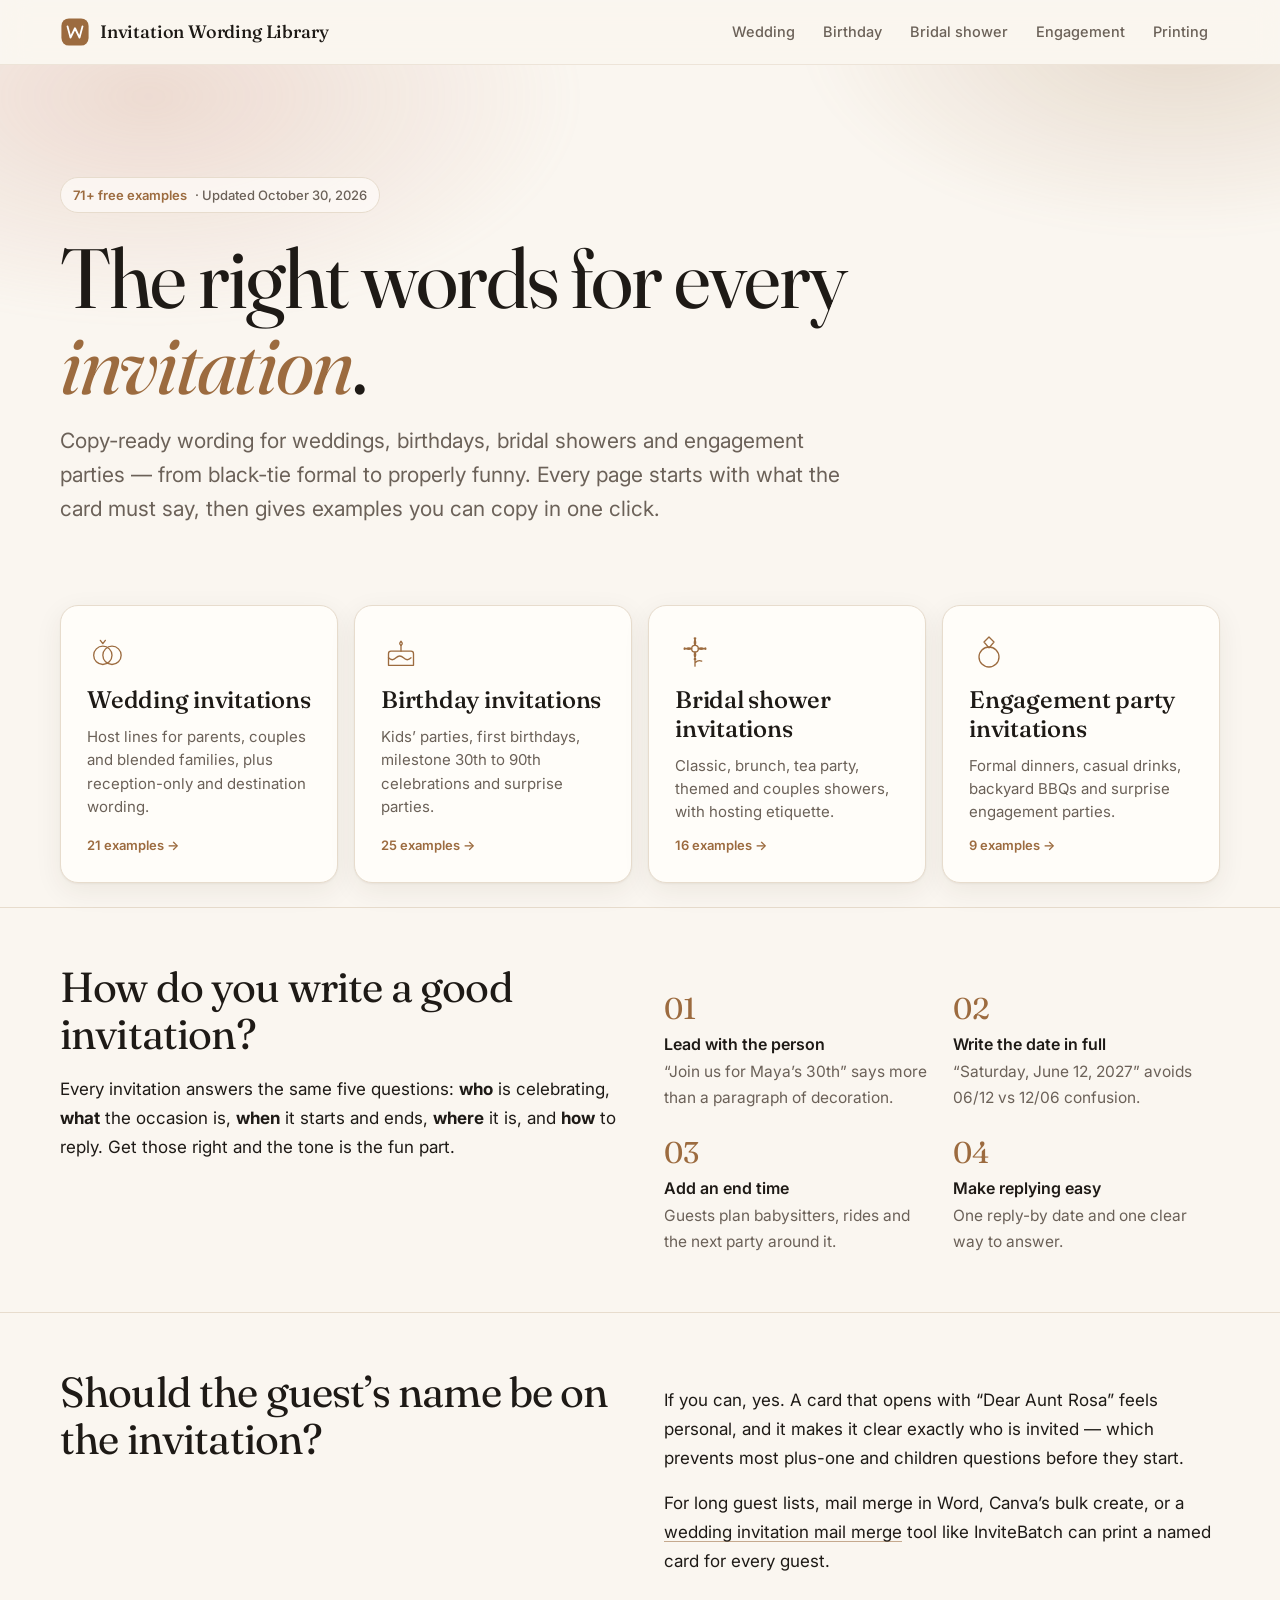
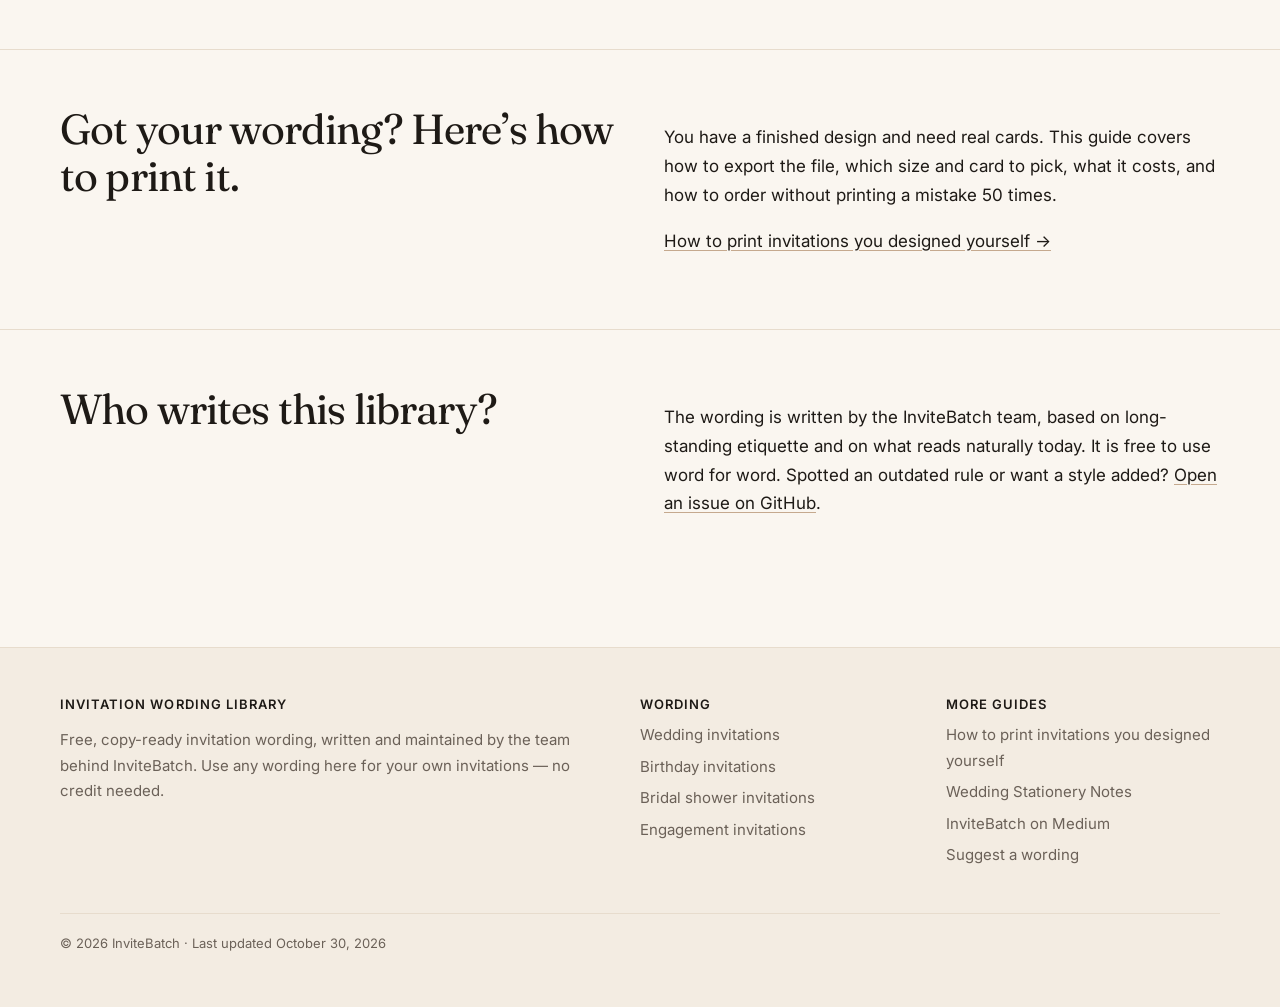
<file: index.html>
<!doctype html>
<html lang="en">
<head>
<meta charset="utf-8">
<meta name="viewport" content="width=device-width, initial-scale=1, viewport-fit=cover">
<title>Invitation Wording Library: Free Examples for Every Event</title>
<meta name="description" content="71+ free invitation wording examples for weddings, birthdays, bridal showers and engagement parties. Formal to funny, copy in one click.">
<link rel="canonical" href="https://invitebatch.github.io/">
<meta name="robots" content="index, follow, max-image-preview:large, max-snippet:-1">
<meta name="google-site-verification" content="5FKan3LC466MVCaLJW-6gONJhbibiNBw5zTVTgxcgjc">
<meta name="theme-color" content="#faf6f0" media="(prefers-color-scheme: light)">
<meta name="theme-color" content="#141210" media="(prefers-color-scheme: dark)">
<meta property="og:site_name" content="Invitation Wording Library">
<meta property="og:type" content="website">
<meta property="og:title" content="Invitation Wording Library: Free Examples for Every Event">
<meta property="og:description" content="71+ free invitation wording examples for weddings, birthdays, bridal showers and engagement parties. Formal to funny, copy in one click.">
<meta property="og:url" content="https://invitebatch.github.io/">
<meta property="og:image" content="https://invitebatch.github.io/og-index.png">
<meta property="og:image:width" content="1200"><meta property="og:image:height" content="630">
<meta property="og:locale" content="en_US">
<meta name="twitter:card" content="summary_large_image">
<link rel="icon" href="/favicon.svg" type="image/svg+xml">
<link rel="icon" href="/favicon-32.png" sizes="32x32" type="image/png">
<link rel="apple-touch-icon" href="/apple-touch-icon.png">
<link rel="manifest" href="/site.webmanifest">
<link rel="sitemap" type="application/xml" href="/sitemap.xml">
<link rel="preconnect" href="https://fonts.googleapis.com">
<link rel="preconnect" href="https://fonts.gstatic.com" crossorigin>
<link rel="stylesheet" href="https://fonts.googleapis.com/css2?family=Fraunces:ital,opsz,wght@0,9..144,300..600;1,9..144,300..500&family=Inter:wght@400;500;600&display=swap">
<link rel="stylesheet" href="/style.css?v=1ab57e50">
<script type="application/ld+json">{"@context": "https://schema.org", "@graph": [{"@type": "Organization", "@id": "https://invitebatch.github.io/#org", "name": "InviteBatch", "url": "https://invitebatch.com", "logo": {"@type": "ImageObject", "url": "https://invitebatch.github.io/icon-512.png"}}, {"@type": "WebSite", "@id": "https://invitebatch.github.io/#website", "url": "https://invitebatch.github.io/", "name": "Invitation Wording Library", "description": "Free invitation wording examples for weddings, birthdays, bridal showers and engagement parties.", "publisher": {"@id": "https://invitebatch.github.io/#org"}, "inLanguage": "en"}, {"@type": "CollectionPage", "@id": "https://invitebatch.github.io/#page", "url": "https://invitebatch.github.io/", "name": "Invitation Wording Library", "isPartOf": {"@id": "https://invitebatch.github.io/#website"}, "dateModified": "2026-10-30", "mainEntity": {"@type": "ItemList", "itemListElement": [{"@type": "ListItem", "position": 1, "url": "https://invitebatch.github.io/wedding-invitation-wording", "name": "Wedding invitation wording"}, {"@type": "ListItem", "position": 2, "url": "https://invitebatch.github.io/birthday-invitation-wording", "name": "Birthday invitation wording"}, {"@type": "ListItem", "position": 3, "url": "https://invitebatch.github.io/bridal-shower-invitation-wording", "name": "Bridal shower invitation wording"}, {"@type": "ListItem", "position": 4, "url": "https://invitebatch.github.io/engagement-party-invitation-wording", "name": "Engagement party invitation wording"}]}}]}</script>
</head>
<body>
<a class="skip" href="#main">Skip to content</a>
<header class="top"><div class="wrap"><a class="logo" href="/"><svg viewBox="0 0 32 32" aria-hidden="true"><rect x="1.5" y="1.5" width="29" height="29" rx="8" fill="#9c6b3f"/><path d="M8 10l3.2 12L16 12l4.8 10L24 10" fill="none" stroke="#fff" stroke-width="2" stroke-linecap="round" stroke-linejoin="round"/></svg><span>Invitation Wording Library</span></a><nav class="nav" aria-label="Wording categories"><a href="/wedding-invitation-wording">Wedding</a><a href="/birthday-invitation-wording">Birthday</a><a href="/bridal-shower-invitation-wording">Bridal shower</a><a href="/engagement-party-invitation-wording">Engagement</a><a href="/how-to-print-invitations-online">Printing</a></nav></div></header>
<main id="main">
<section class="hero"><div class="wrap">
<span class="eyebrow"><b>71+ free examples</b> · Updated October 30, 2026</span>
<h1>The right words for every <em>invitation</em>.</h1>
<p class="lede">Copy-ready wording for weddings, birthdays, bridal showers and engagement parties — from black-tie formal to properly funny. Every page starts with what the card must say, then gives examples you can copy in one click.</p>
</div></section>
<div class="wrap"><div class="cards"><a class="card" href="/wedding-invitation-wording"><svg viewBox="0 0 48 48" aria-hidden="true"><circle cx="19" cy="28" r="11"/><circle cx="30" cy="28" r="11"/><path d="M16 10l3 4 3-4"/></svg><h3>Wedding invitations</h3><p>Host lines for parents, couples and blended families, plus reception-only and destination wording.</p><span class="count">21 examples →</span></a><a class="card" href="/birthday-invitation-wording"><svg viewBox="0 0 48 48" aria-hidden="true"><path d="M9 40h30V26a3 3 0 0 0-3-3H12a3 3 0 0 0-3 3z"/><path d="M9 31c3 3 6 3 9 0s6-3 9 0 6 3 9 0"/><path d="M24 23v-7"/><path d="M24 11c-2 2-2 4 0 5 2-1 2-3 0-5z"/></svg><h3>Birthday invitations</h3><p>Kids’ parties, first birthdays, milestone 30th to 90th celebrations and surprise parties.</p><span class="count">25 examples →</span></a><a class="card" href="/bridal-shower-invitation-wording"><svg viewBox="0 0 48 48" aria-hidden="true"><circle cx="24" cy="20" r="4"/><path d="M24 16c-3-6 3-9 0-9s3 3 0 9zM28 20c6-3 9 3 9 0s-3 3-9 0zM24 24c3 6-3 9 0 9s-3-3 0-9zM20 20c-6 3-9-3-9 0s3-3 9 0z"/><path d="M24 33v8M24 37c3-3 6-3 8-2"/></svg><h3>Bridal shower invitations</h3><p>Classic, brunch, tea party, themed and couples showers, with hosting etiquette.</p><span class="count">16 examples →</span></a><a class="card" href="/engagement-party-invitation-wording"><svg viewBox="0 0 48 48" aria-hidden="true"><circle cx="24" cy="30" r="12"/><path d="M18 12l6-6 6 6-6 7z"/></svg><h3>Engagement party invitations</h3><p>Formal dinners, casual drinks, backyard BBQs and surprise engagement parties.</p><span class="count">9 examples →</span></a></div></div>
<section class="band"><div class="wrap two">
<div><h2>How do you write a good invitation?</h2><p>Every invitation answers the same five questions: <strong>who</strong> is celebrating, <strong>what</strong> the occasion is, <strong>when</strong> it starts and ends, <strong>where</strong> it is, and <strong>how</strong> to reply. Get those right and the tone is the fun part.</p></div>
<div class="steps">
<div><h3>Lead with the person</h3><p>“Join us for Maya’s 30th” says more than a paragraph of decoration.</p></div>
<div><h3>Write the date in full</h3><p>“Saturday, June 12, 2027” avoids 06/12 vs 12/06 confusion.</p></div>
<div><h3>Add an end time</h3><p>Guests plan babysitters, rides and the next party around it.</p></div>
<div><h3>Make replying easy</h3><p>One reply-by date and one clear way to answer.</p></div>
</div></div></section>
<section class="band"><div class="wrap two">
<div><h2>Should the guest’s name be on the invitation?</h2></div>
<div><p>If you can, yes. A card that opens with “Dear Aunt Rosa” feels personal, and it makes it clear exactly who is invited — which prevents most plus-one and children questions before they start.</p><p>For long guest lists, mail merge in Word, Canva’s bulk create, or a <a href="https://invitebatch.com/wedding-invitation-mail-merge">wedding invitation mail merge</a> tool like InviteBatch can print a named card for every guest.</p></div>
</div></section>
<section class="band"><div class="wrap two">
<div><h2>Got your wording? Here’s how to print it.</h2></div>
<div><p>You have a finished design and need real cards. This guide covers how to export the file, which size and card to pick, what it costs, and how to order without printing a mistake 50 times.</p><p><a href="/how-to-print-invitations-online">How to print invitations you designed yourself →</a></p></div>
</div></section>
<section class="band"><div class="wrap two">
<div><h2>Who writes this library?</h2></div>
<div><p>The wording is written by the InviteBatch team, based on long-standing etiquette and on what reads naturally today. It is free to use word for word. Spotted an outdated rule or want a style added? <a href="https://github.com/invitebatch/invitebatch.github.io/issues">Open an issue on GitHub</a>.</p></div>
</div></section>
</main>
<footer class="foot"><div class="wrap">
<div><h4>Invitation Wording Library</h4><p>Free, copy-ready invitation wording, written and maintained by the team behind <a href="https://invitebatch.com">InviteBatch</a>. Use any wording here for your own invitations — no credit needed.</p></div>
<div><h4>Wording</h4><ul><li><a href="/wedding-invitation-wording">Wedding invitations</a></li><li><a href="/birthday-invitation-wording">Birthday invitations</a></li><li><a href="/bridal-shower-invitation-wording">Bridal shower invitations</a></li><li><a href="/engagement-party-invitation-wording">Engagement invitations</a></li></ul></div>
<div><h4>More guides</h4><ul><li><a href="/how-to-print-invitations-online">How to print invitations you designed yourself</a></li><li><a href="https://weddingstationerynotes.wordpress.com">Wedding Stationery Notes</a></li><li><a href="https://invitebatch.medium.com">InviteBatch on Medium</a></li><li><a href="https://github.com/invitebatch/invitebatch.github.io/issues">Suggest a wording</a></li></ul></div>
<p class="small">© 2026 InviteBatch · Last updated <time datetime="2026-10-30">October 30, 2026</time></p>
</div></footer>
<script>document.querySelectorAll('.copy').forEach(b=>b.addEventListener('click',async()=>{const t=b.closest('.ex').querySelector('blockquote').innerText.trim();try{await navigator.clipboard.writeText(t)}catch(e){const a=document.createElement('textarea');a.value=t;document.body.appendChild(a);a.select();document.execCommand('copy');a.remove()}const l=b.querySelector('span');b.classList.add('done');l.textContent='Copied';setTimeout(()=>{b.classList.remove('done');l.textContent='Copy'},1600)}));
const fb=document.querySelectorAll('.filters button');fb.forEach(b=>b.addEventListener('click',()=>{fb.forEach(x=>x.setAttribute('aria-pressed',x===b));const t=b.dataset.tone;document.querySelectorAll('.ex').forEach(e=>e.hidden=t!=='all'&&e.dataset.tone!==t)}));
const links=[...document.querySelectorAll('.toc a')];if(links.length&&'IntersectionObserver'in window){const io=new IntersectionObserver(es=>{es.forEach(e=>{if(e.isIntersecting){links.forEach(l=>l.classList.toggle('on',l.getAttribute('href')==='#'+e.target.id))}})},{rootMargin:'-20% 0px -70% 0px'});links.forEach(l=>{const s=document.querySelector(l.getAttribute('href'));s&&io.observe(s)})}</script>
</body>
</html>
</file>
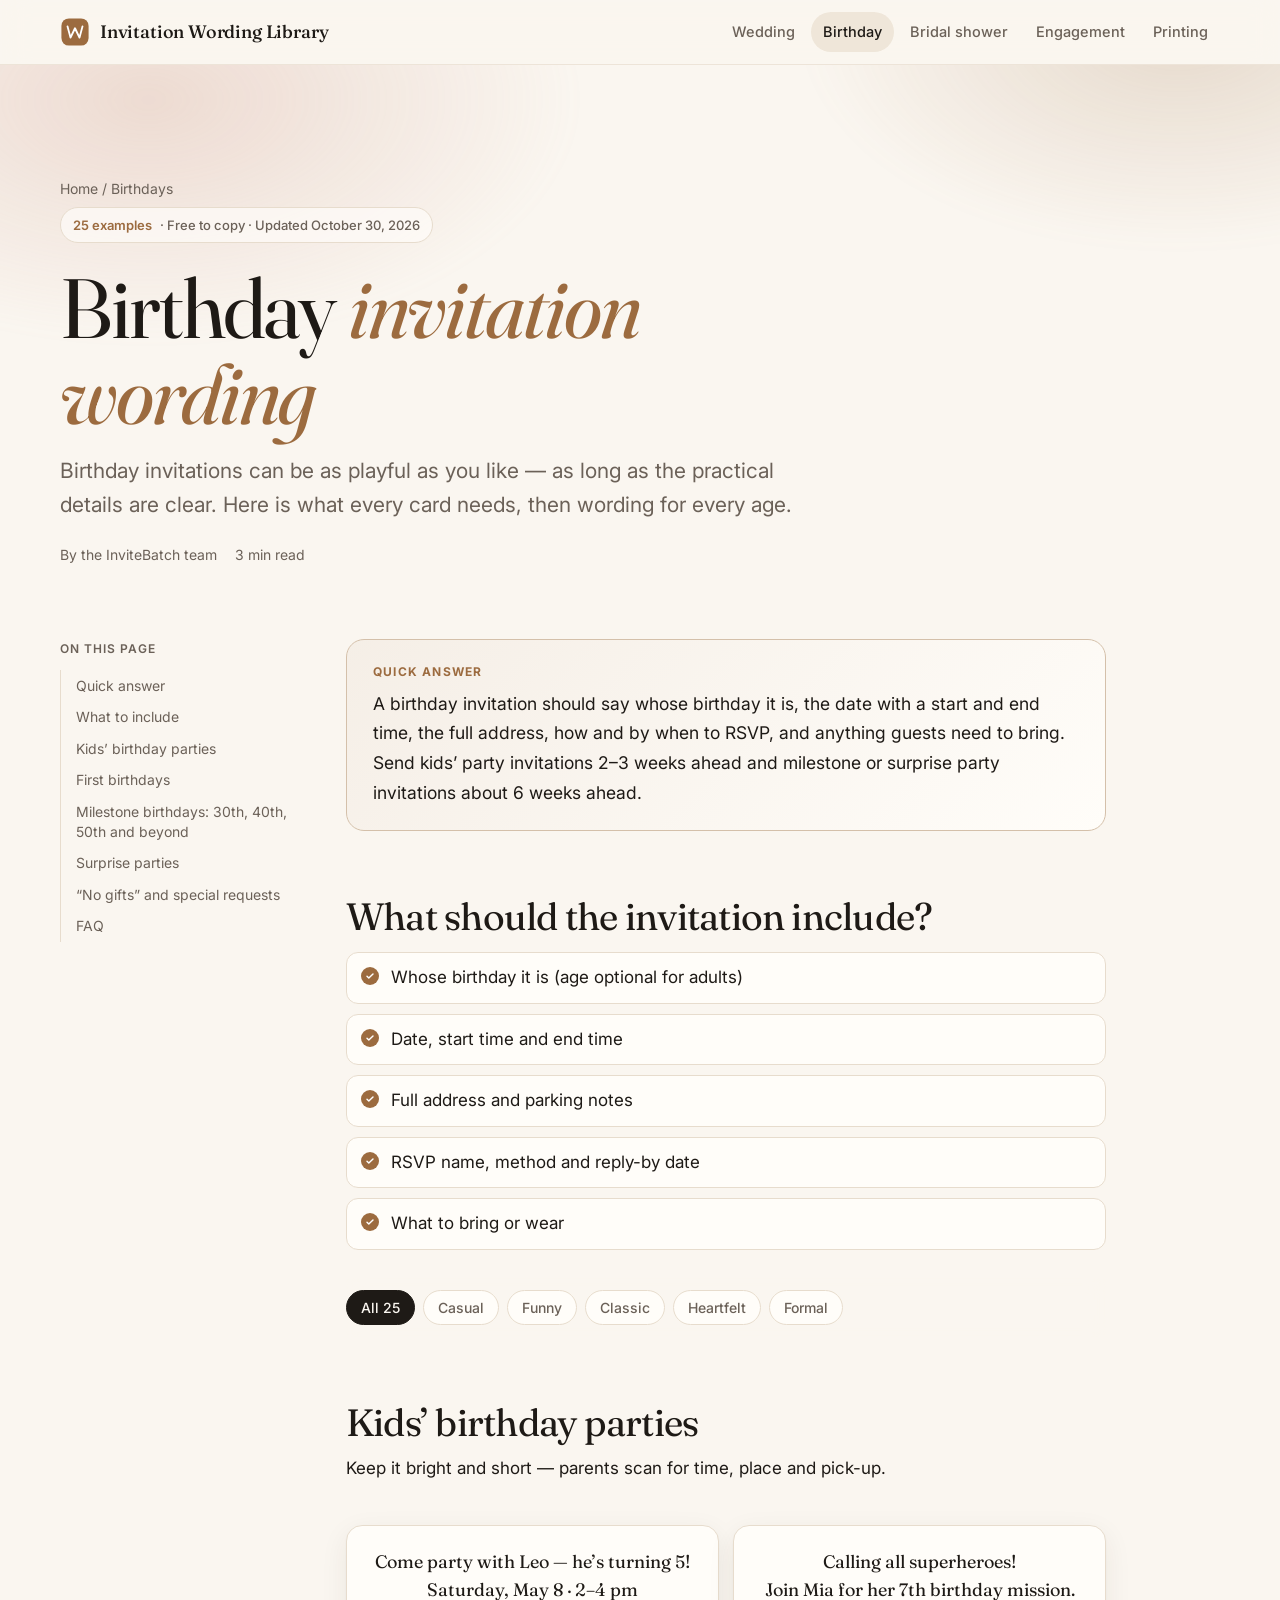
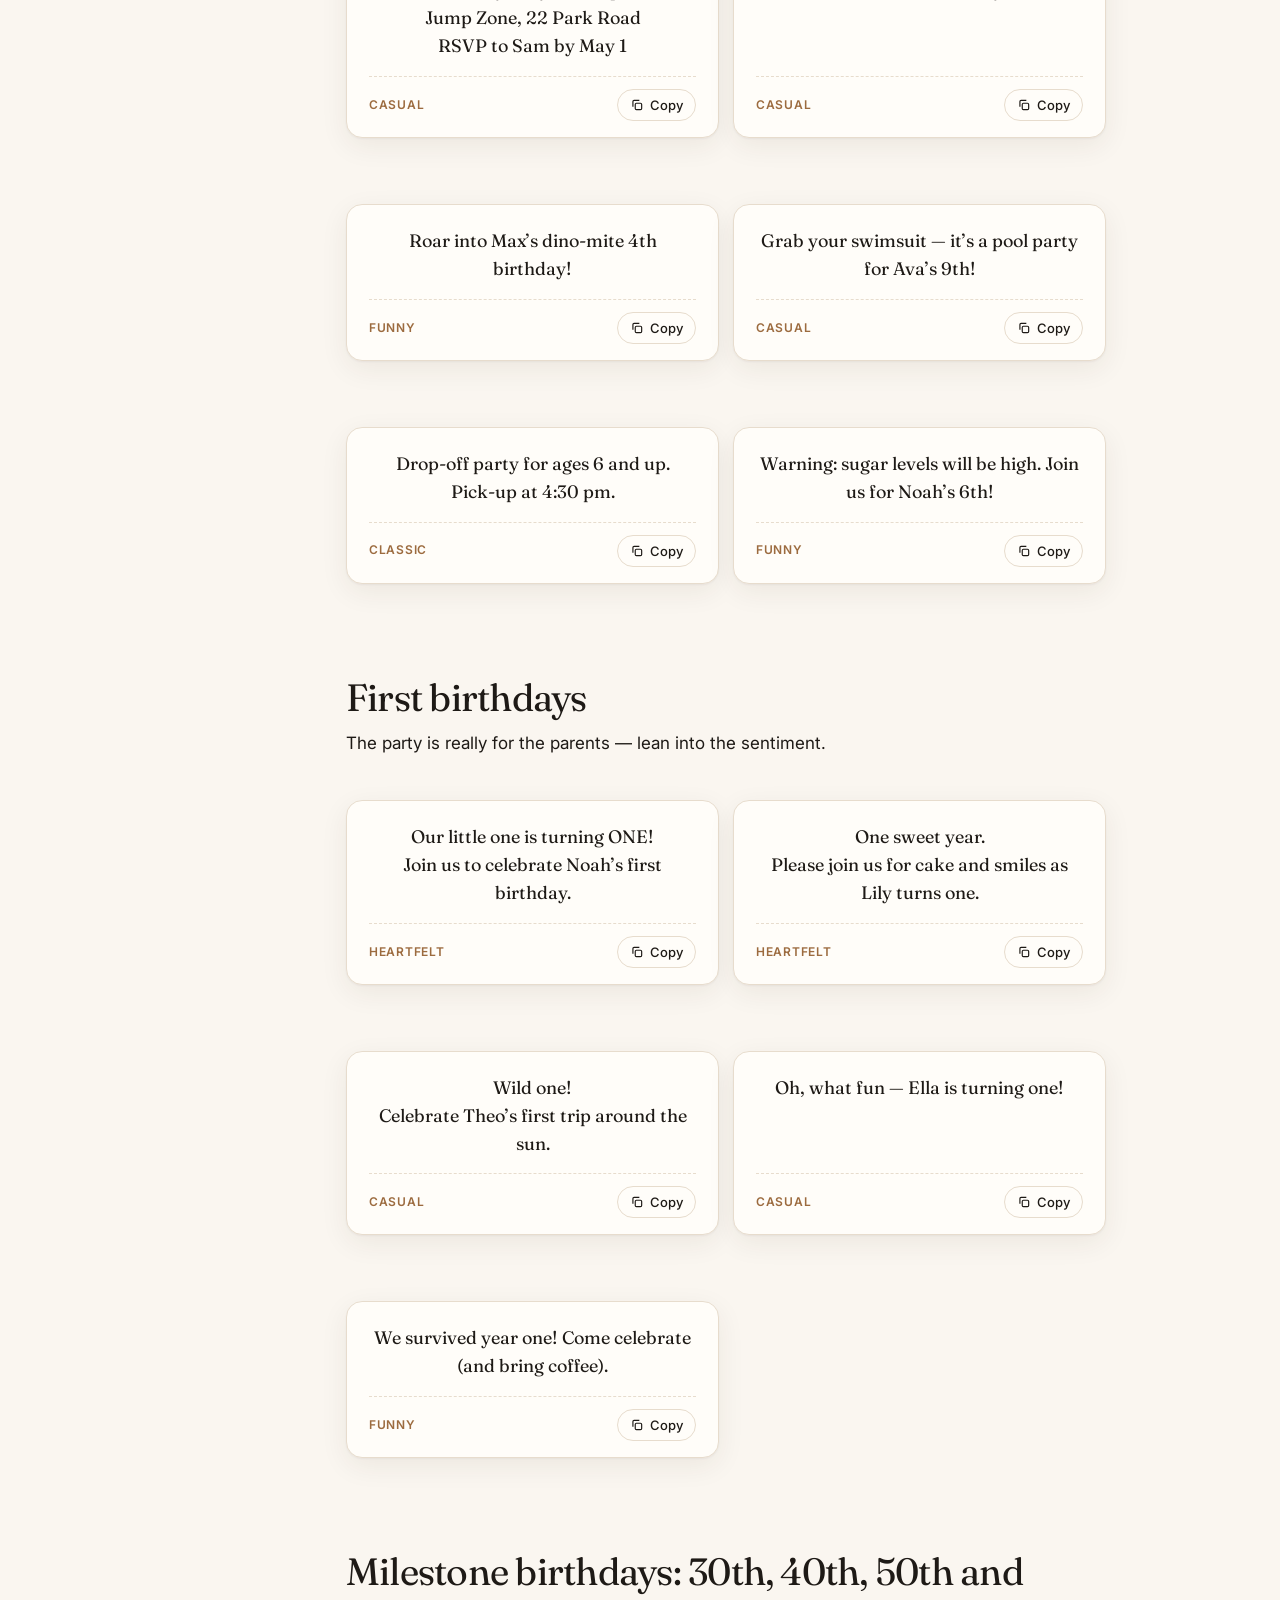
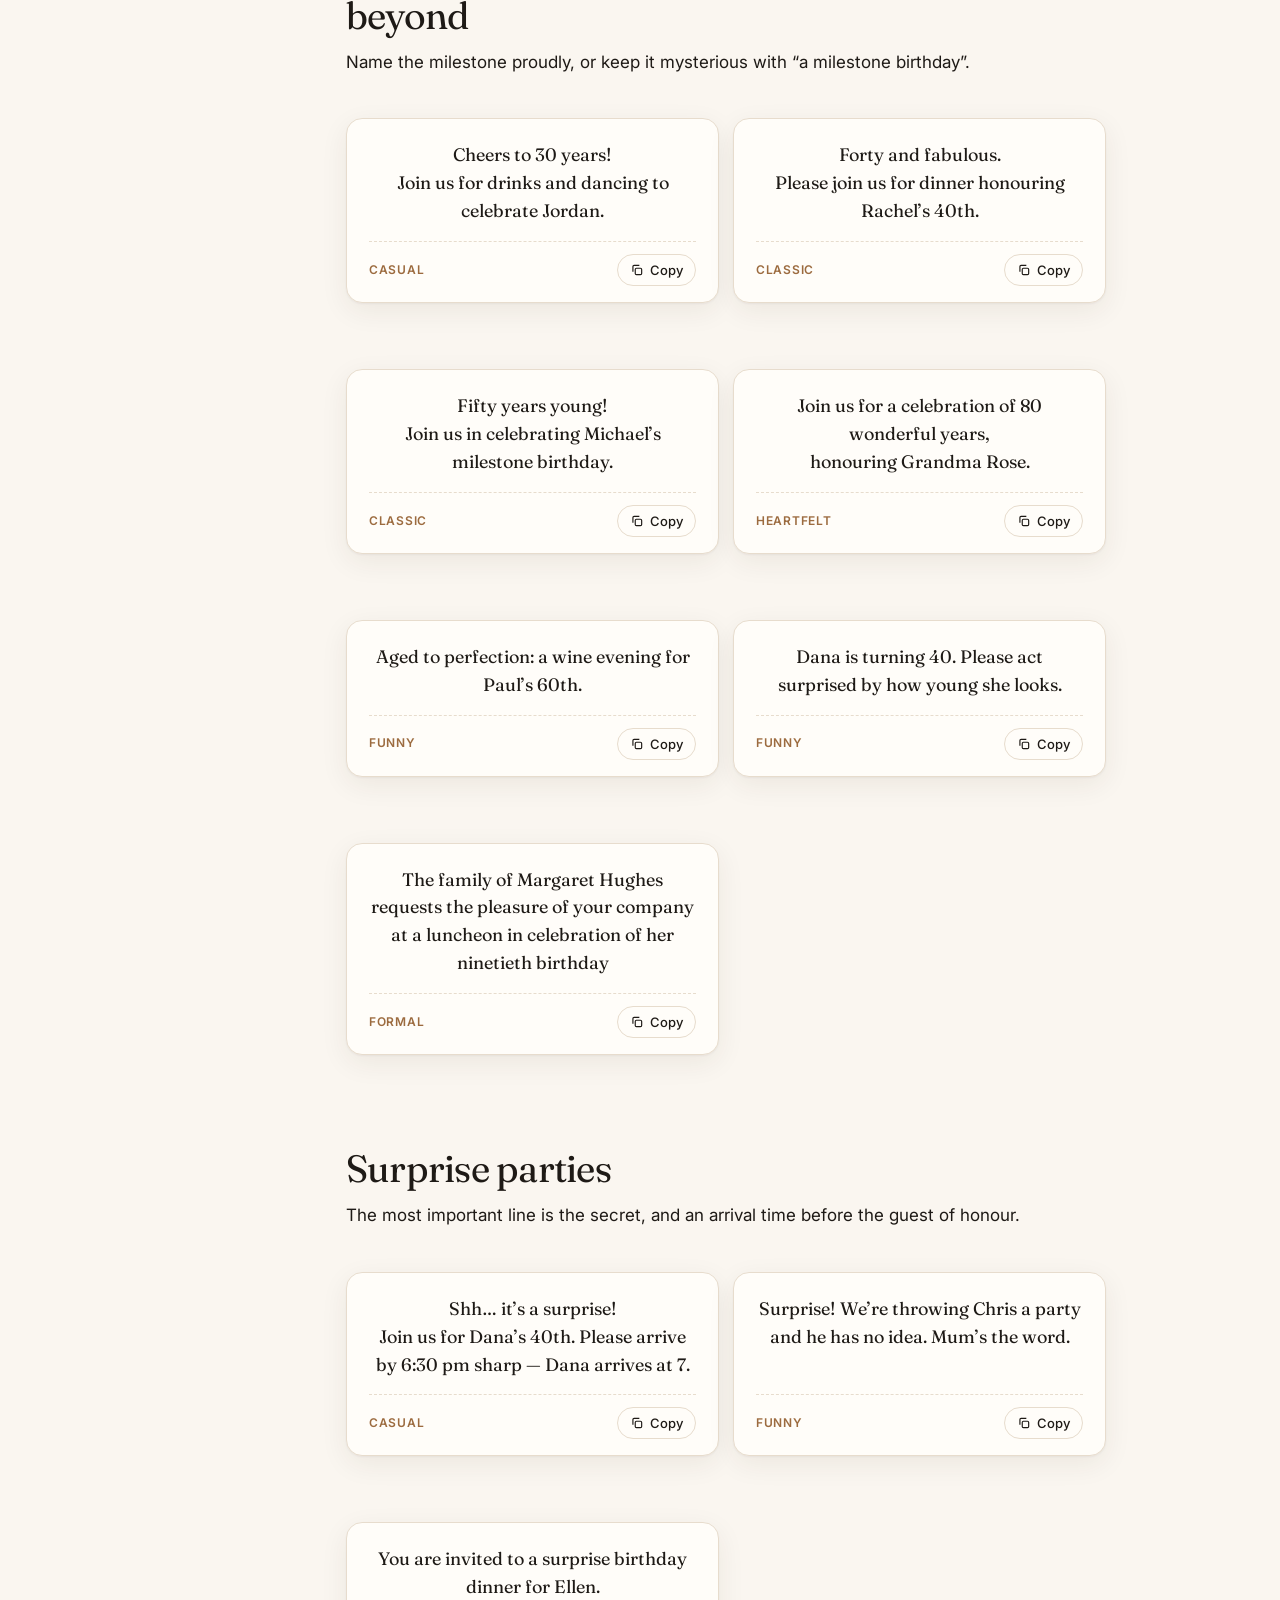
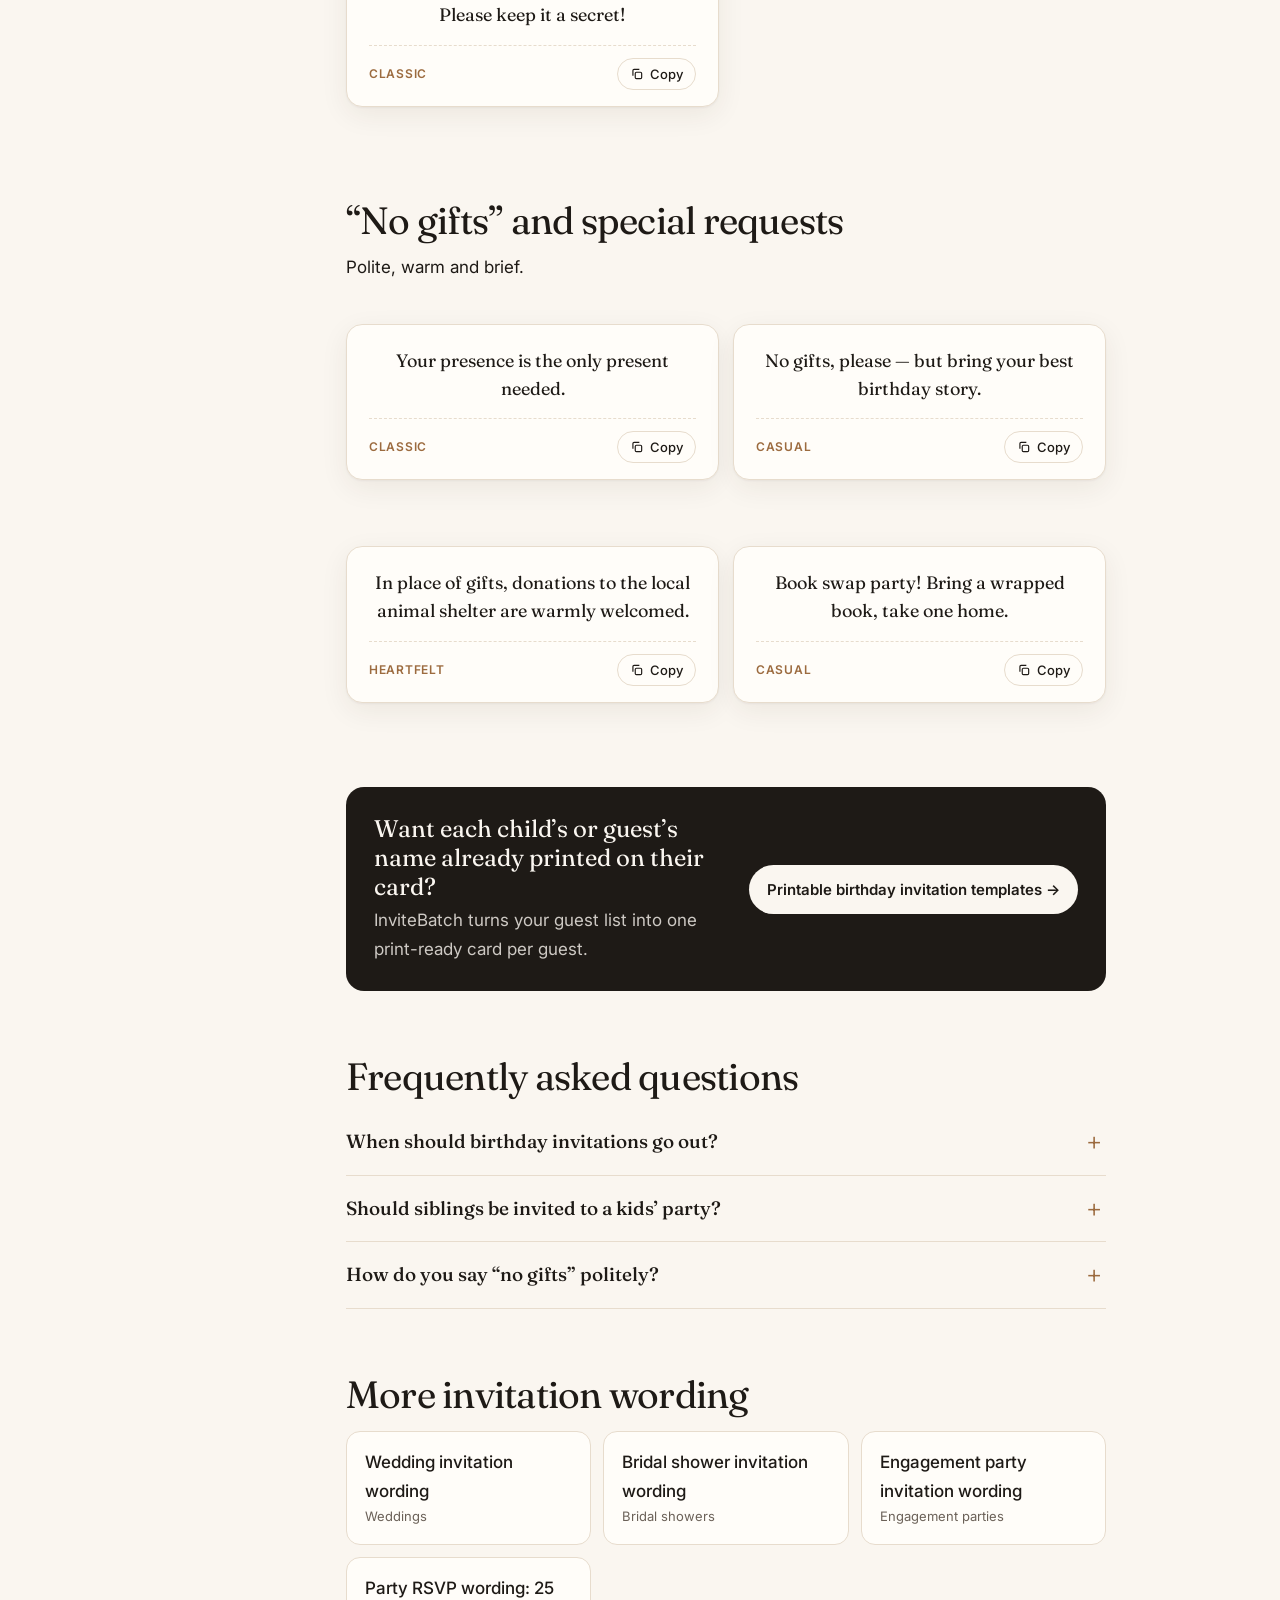
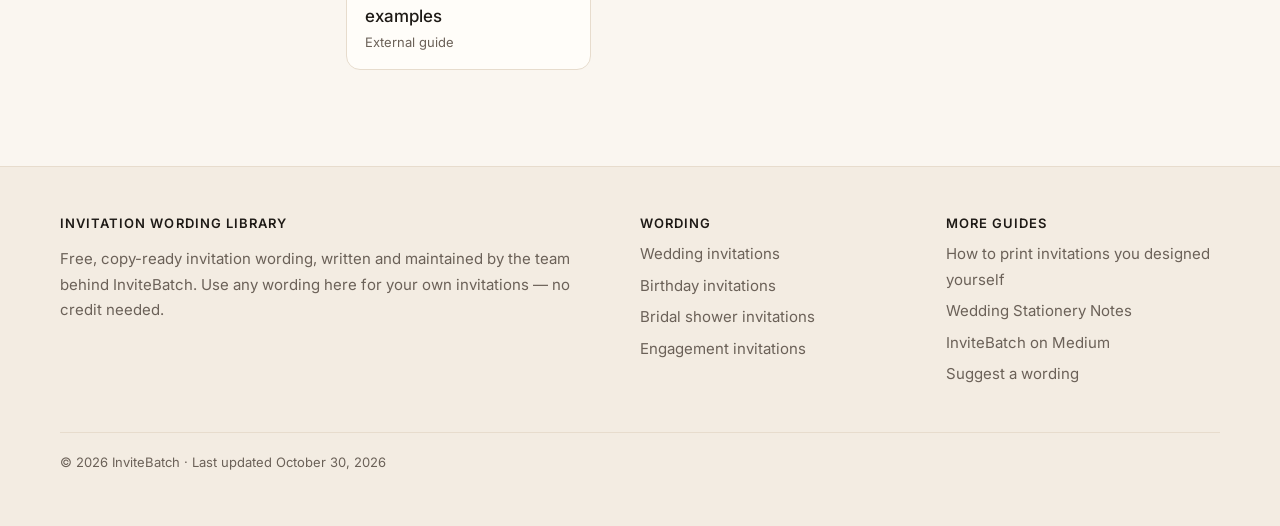
<file: birthday-invitation-wording.html>
<!doctype html>
<html lang="en">
<head>
<meta charset="utf-8">
<meta name="viewport" content="width=device-width, initial-scale=1, viewport-fit=cover">
<title>Birthday Invitation Wording: 25 Ideas for Every Age (2027)</title>
<meta name="description" content="Birthday invitation wording for kids parties, first birthdays, milestone 30th to 80th birthdays and surprise parties. Free examples to copy.">
<link rel="canonical" href="https://invitebatch.github.io/birthday-invitation-wording">
<meta name="robots" content="index, follow, max-image-preview:large, max-snippet:-1">
<meta name="google-site-verification" content="5FKan3LC466MVCaLJW-6gONJhbibiNBw5zTVTgxcgjc">
<meta name="theme-color" content="#faf6f0" media="(prefers-color-scheme: light)">
<meta name="theme-color" content="#141210" media="(prefers-color-scheme: dark)">
<meta property="og:site_name" content="Invitation Wording Library">
<meta property="og:type" content="article">
<meta property="og:title" content="Birthday Invitation Wording: 25 Ideas for Every Age (2027)">
<meta property="og:description" content="Birthday invitation wording for kids parties, first birthdays, milestone 30th to 80th birthdays and surprise parties. Free examples to copy.">
<meta property="og:url" content="https://invitebatch.github.io/birthday-invitation-wording">
<meta property="og:image" content="https://invitebatch.github.io/og-birthday-invitation-wording.png">
<meta property="og:image:width" content="1200"><meta property="og:image:height" content="630">
<meta property="og:locale" content="en_US">
<meta name="twitter:card" content="summary_large_image">
<link rel="icon" href="/favicon.svg" type="image/svg+xml">
<link rel="icon" href="/favicon-32.png" sizes="32x32" type="image/png">
<link rel="apple-touch-icon" href="/apple-touch-icon.png">
<link rel="manifest" href="/site.webmanifest">
<link rel="sitemap" type="application/xml" href="/sitemap.xml">
<link rel="preconnect" href="https://fonts.googleapis.com">
<link rel="preconnect" href="https://fonts.gstatic.com" crossorigin>
<link rel="stylesheet" href="https://fonts.googleapis.com/css2?family=Fraunces:ital,opsz,wght@0,9..144,300..600;1,9..144,300..500&family=Inter:wght@400;500;600&display=swap">
<link rel="stylesheet" href="/style.css?v=1ab57e50">
<script type="application/ld+json">{"@context": "https://schema.org", "@graph": [{"@type": "Organization", "@id": "https://invitebatch.github.io/#org", "name": "InviteBatch", "url": "https://invitebatch.com", "logo": {"@type": "ImageObject", "url": "https://invitebatch.github.io/icon-512.png"}}, {"@type": "WebSite", "@id": "https://invitebatch.github.io/#website", "url": "https://invitebatch.github.io/", "name": "Invitation Wording Library", "publisher": {"@id": "https://invitebatch.github.io/#org"}, "inLanguage": "en"}, {"@type": "Article", "@id": "https://invitebatch.github.io/birthday-invitation-wording#article", "headline": "Birthday Invitation Wording: 25 Ideas for Every Age (2027)", "description": "Birthday invitation wording for kids parties, first birthdays, milestone 30th to 80th birthdays and surprise parties. Free examples to copy.", "url": "https://invitebatch.github.io/birthday-invitation-wording", "mainEntityOfPage": "https://invitebatch.github.io/birthday-invitation-wording", "image": "https://invitebatch.github.io/og-birthday-invitation-wording.png", "datePublished": "2026-10-19", "dateModified": "2026-10-30", "inLanguage": "en", "author": {"@id": "https://invitebatch.github.io/#org"}, "publisher": {"@id": "https://invitebatch.github.io/#org"}, "isPartOf": {"@id": "https://invitebatch.github.io/#website"}, "about": "Birthdays invitations"}, {"@type": "BreadcrumbList", "itemListElement": [{"@type": "ListItem", "position": 1, "name": "Home", "item": "https://invitebatch.github.io/"}, {"@type": "ListItem", "position": 2, "name": "Birthdays", "item": "https://invitebatch.github.io/birthday-invitation-wording"}]}, {"@type": "FAQPage", "mainEntity": [{"@type": "Question", "name": "When should birthday invitations go out?", "acceptedAnswer": {"@type": "Answer", "text": "Two to three weeks before a kids’ party, three to four weeks for an adult party, and around six weeks for milestone or surprise parties where guests may travel."}}, {"@type": "Question", "name": "Should siblings be invited to a kids’ party?", "acceptedAnswer": {"@type": "Answer", "text": "Say it clearly on the invitation: “Siblings welcome” or address the invitation to the child only. Unclear invitations are the main cause of surprise extra guests."}}, {"@type": "Question", "name": "How do you say “no gifts” politely?", "acceptedAnswer": {"@type": "Answer", "text": "“Your presence is the only present needed” is the most widely used wording. Put it at the bottom of the card, not the top."}}]}]}</script>
</head>
<body>
<a class="skip" href="#main">Skip to content</a>
<header class="top"><div class="wrap"><a class="logo" href="/"><svg viewBox="0 0 32 32" aria-hidden="true"><rect x="1.5" y="1.5" width="29" height="29" rx="8" fill="#9c6b3f"/><path d="M8 10l3.2 12L16 12l4.8 10L24 10" fill="none" stroke="#fff" stroke-width="2" stroke-linecap="round" stroke-linejoin="round"/></svg><span>Invitation Wording Library</span></a><nav class="nav" aria-label="Wording categories"><a href="/wedding-invitation-wording">Wedding</a><a href="/birthday-invitation-wording" aria-current=page>Birthday</a><a href="/bridal-shower-invitation-wording">Bridal shower</a><a href="/engagement-party-invitation-wording">Engagement</a><a href="/how-to-print-invitations-online">Printing</a></nav></div></header>
<main id="main">
<section class="hero"><div class="wrap">
<nav class="crumbs" aria-label="Breadcrumb"><a href="/">Home</a> / Birthdays</nav>
<span class="eyebrow"><b>25 examples</b> · Free to copy · Updated October 30, 2026</span>
<h1>Birthday <em>invitation wording</em></h1>
<p class="lede">Birthday invitations can be as playful as you like — as long as the practical details are clear. Here is what every card needs, then wording for every age.</p>
<div class="meta"><span>By the InviteBatch team</span><span>3 min read</span></div>
</div></section>
<div class="wrap layout">
<aside class="toc" aria-label="On this page"><p>On this page</p><ol><li><a href="#quick-answer">Quick answer</a></li><li><a href="#what-to-include">What to include</a></li><li><a href="#kids">Kids’ birthday parties</a></li><li><a href="#first-birthday">First birthdays</a></li><li><a href="#milestones">Milestone birthdays: 30th, 40th, 50th and beyond</a></li><li><a href="#surprise">Surprise parties</a></li><li><a href="#no-gifts">“No gifts” and special requests</a></li><li><a href="#faq">FAQ</a></li></ol></aside>
<article class="prose">
<section id="quick-answer" class="answer"><strong>Quick answer</strong><p>A birthday invitation should say whose birthday it is, the date with a start and end time, the full address, how and by when to RSVP, and anything guests need to bring. Send kids’ party invitations 2–3 weeks ahead and milestone or surprise party invitations about 6 weeks ahead.</p></section>
<h2 id="what-to-include">What should the invitation include?</h2>
<ul class="checks"><li>Whose birthday it is (age optional for adults)</li><li>Date, start time and end time</li><li>Full address and parking notes</li><li>RSVP name, method and reply-by date</li><li>What to bring or wear</li></ul>
<div class="filters" role="group" aria-label="Filter by tone"><button type="button" data-tone="all" aria-pressed="true">All 25</button><button type="button" data-tone="Casual" aria-pressed="false">Casual</button><button type="button" data-tone="Funny" aria-pressed="false">Funny</button><button type="button" data-tone="Classic" aria-pressed="false">Classic</button><button type="button" data-tone="Heartfelt" aria-pressed="false">Heartfelt</button><button type="button" data-tone="Formal" aria-pressed="false">Formal</button></div>
<h2 id="kids">Kids’ birthday parties</h2><p>Keep it bright and short — parents scan for time, place and pick-up.</p><div class="ex-grid"><figure class="ex" data-tone="Casual"><blockquote>Come party with Leo — he’s turning 5!<br>Saturday, May 8 · 2–4 pm<br>Jump Zone, 22 Park Road<br>RSVP to Sam by May 1</blockquote><footer><span class="tag">Casual</span><button class="copy" type="button" aria-label="Copy this wording"><svg viewBox="0 0 24 24" aria-hidden="true"><rect x="9" y="9" width="11" height="11" rx="2"/><path d="M5 15V6a2 2 0 0 1 2-2h9"/></svg><span>Copy</span></button></footer></figure><figure class="ex" data-tone="Casual"><blockquote>Calling all superheroes!<br>Join Mia for her 7th birthday mission.</blockquote><footer><span class="tag">Casual</span><button class="copy" type="button" aria-label="Copy this wording"><svg viewBox="0 0 24 24" aria-hidden="true"><rect x="9" y="9" width="11" height="11" rx="2"/><path d="M5 15V6a2 2 0 0 1 2-2h9"/></svg><span>Copy</span></button></footer></figure><figure class="ex" data-tone="Funny"><blockquote>Roar into Max’s dino-mite 4th birthday!</blockquote><footer><span class="tag">Funny</span><button class="copy" type="button" aria-label="Copy this wording"><svg viewBox="0 0 24 24" aria-hidden="true"><rect x="9" y="9" width="11" height="11" rx="2"/><path d="M5 15V6a2 2 0 0 1 2-2h9"/></svg><span>Copy</span></button></footer></figure><figure class="ex" data-tone="Casual"><blockquote>Grab your swimsuit — it’s a pool party for Ava’s 9th!</blockquote><footer><span class="tag">Casual</span><button class="copy" type="button" aria-label="Copy this wording"><svg viewBox="0 0 24 24" aria-hidden="true"><rect x="9" y="9" width="11" height="11" rx="2"/><path d="M5 15V6a2 2 0 0 1 2-2h9"/></svg><span>Copy</span></button></footer></figure><figure class="ex" data-tone="Classic"><blockquote>Drop-off party for ages 6 and up.<br>Pick-up at 4:30 pm.</blockquote><footer><span class="tag">Classic</span><button class="copy" type="button" aria-label="Copy this wording"><svg viewBox="0 0 24 24" aria-hidden="true"><rect x="9" y="9" width="11" height="11" rx="2"/><path d="M5 15V6a2 2 0 0 1 2-2h9"/></svg><span>Copy</span></button></footer></figure><figure class="ex" data-tone="Funny"><blockquote>Warning: sugar levels will be high. Join us for Noah’s 6th!</blockquote><footer><span class="tag">Funny</span><button class="copy" type="button" aria-label="Copy this wording"><svg viewBox="0 0 24 24" aria-hidden="true"><rect x="9" y="9" width="11" height="11" rx="2"/><path d="M5 15V6a2 2 0 0 1 2-2h9"/></svg><span>Copy</span></button></footer></figure></div><h2 id="first-birthday">First birthdays</h2><p>The party is really for the parents — lean into the sentiment.</p><div class="ex-grid"><figure class="ex" data-tone="Heartfelt"><blockquote>Our little one is turning ONE!<br>Join us to celebrate Noah’s first birthday.</blockquote><footer><span class="tag">Heartfelt</span><button class="copy" type="button" aria-label="Copy this wording"><svg viewBox="0 0 24 24" aria-hidden="true"><rect x="9" y="9" width="11" height="11" rx="2"/><path d="M5 15V6a2 2 0 0 1 2-2h9"/></svg><span>Copy</span></button></footer></figure><figure class="ex" data-tone="Heartfelt"><blockquote>One sweet year.<br>Please join us for cake and smiles as Lily turns one.</blockquote><footer><span class="tag">Heartfelt</span><button class="copy" type="button" aria-label="Copy this wording"><svg viewBox="0 0 24 24" aria-hidden="true"><rect x="9" y="9" width="11" height="11" rx="2"/><path d="M5 15V6a2 2 0 0 1 2-2h9"/></svg><span>Copy</span></button></footer></figure><figure class="ex" data-tone="Casual"><blockquote>Wild one!<br>Celebrate Theo’s first trip around the sun.</blockquote><footer><span class="tag">Casual</span><button class="copy" type="button" aria-label="Copy this wording"><svg viewBox="0 0 24 24" aria-hidden="true"><rect x="9" y="9" width="11" height="11" rx="2"/><path d="M5 15V6a2 2 0 0 1 2-2h9"/></svg><span>Copy</span></button></footer></figure><figure class="ex" data-tone="Casual"><blockquote>Oh, what fun — Ella is turning one!</blockquote><footer><span class="tag">Casual</span><button class="copy" type="button" aria-label="Copy this wording"><svg viewBox="0 0 24 24" aria-hidden="true"><rect x="9" y="9" width="11" height="11" rx="2"/><path d="M5 15V6a2 2 0 0 1 2-2h9"/></svg><span>Copy</span></button></footer></figure><figure class="ex" data-tone="Funny"><blockquote>We survived year one! Come celebrate (and bring coffee).</blockquote><footer><span class="tag">Funny</span><button class="copy" type="button" aria-label="Copy this wording"><svg viewBox="0 0 24 24" aria-hidden="true"><rect x="9" y="9" width="11" height="11" rx="2"/><path d="M5 15V6a2 2 0 0 1 2-2h9"/></svg><span>Copy</span></button></footer></figure></div><h2 id="milestones">Milestone birthdays: 30th, 40th, 50th and beyond</h2><p>Name the milestone proudly, or keep it mysterious with “a milestone birthday”.</p><div class="ex-grid"><figure class="ex" data-tone="Casual"><blockquote>Cheers to 30 years!<br>Join us for drinks and dancing to celebrate Jordan.</blockquote><footer><span class="tag">Casual</span><button class="copy" type="button" aria-label="Copy this wording"><svg viewBox="0 0 24 24" aria-hidden="true"><rect x="9" y="9" width="11" height="11" rx="2"/><path d="M5 15V6a2 2 0 0 1 2-2h9"/></svg><span>Copy</span></button></footer></figure><figure class="ex" data-tone="Classic"><blockquote>Forty and fabulous.<br>Please join us for dinner honouring Rachel’s 40th.</blockquote><footer><span class="tag">Classic</span><button class="copy" type="button" aria-label="Copy this wording"><svg viewBox="0 0 24 24" aria-hidden="true"><rect x="9" y="9" width="11" height="11" rx="2"/><path d="M5 15V6a2 2 0 0 1 2-2h9"/></svg><span>Copy</span></button></footer></figure><figure class="ex" data-tone="Classic"><blockquote>Fifty years young!<br>Join us in celebrating Michael’s milestone birthday.</blockquote><footer><span class="tag">Classic</span><button class="copy" type="button" aria-label="Copy this wording"><svg viewBox="0 0 24 24" aria-hidden="true"><rect x="9" y="9" width="11" height="11" rx="2"/><path d="M5 15V6a2 2 0 0 1 2-2h9"/></svg><span>Copy</span></button></footer></figure><figure class="ex" data-tone="Heartfelt"><blockquote>Join us for a celebration of 80 wonderful years,<br>honouring Grandma Rose.</blockquote><footer><span class="tag">Heartfelt</span><button class="copy" type="button" aria-label="Copy this wording"><svg viewBox="0 0 24 24" aria-hidden="true"><rect x="9" y="9" width="11" height="11" rx="2"/><path d="M5 15V6a2 2 0 0 1 2-2h9"/></svg><span>Copy</span></button></footer></figure><figure class="ex" data-tone="Funny"><blockquote>Aged to perfection: a wine evening for Paul’s 60th.</blockquote><footer><span class="tag">Funny</span><button class="copy" type="button" aria-label="Copy this wording"><svg viewBox="0 0 24 24" aria-hidden="true"><rect x="9" y="9" width="11" height="11" rx="2"/><path d="M5 15V6a2 2 0 0 1 2-2h9"/></svg><span>Copy</span></button></footer></figure><figure class="ex" data-tone="Funny"><blockquote>Dana is turning 40. Please act surprised by how young she looks.</blockquote><footer><span class="tag">Funny</span><button class="copy" type="button" aria-label="Copy this wording"><svg viewBox="0 0 24 24" aria-hidden="true"><rect x="9" y="9" width="11" height="11" rx="2"/><path d="M5 15V6a2 2 0 0 1 2-2h9"/></svg><span>Copy</span></button></footer></figure><figure class="ex" data-tone="Formal"><blockquote>The family of Margaret Hughes<br>requests the pleasure of your company<br>at a luncheon in celebration of her ninetieth birthday</blockquote><footer><span class="tag">Formal</span><button class="copy" type="button" aria-label="Copy this wording"><svg viewBox="0 0 24 24" aria-hidden="true"><rect x="9" y="9" width="11" height="11" rx="2"/><path d="M5 15V6a2 2 0 0 1 2-2h9"/></svg><span>Copy</span></button></footer></figure></div><h2 id="surprise">Surprise parties</h2><p>The most important line is the secret, and an arrival time before the guest of honour.</p><div class="ex-grid"><figure class="ex" data-tone="Casual"><blockquote>Shh… it’s a surprise!<br>Join us for Dana’s 40th. Please arrive by 6:30 pm sharp — Dana arrives at 7.</blockquote><footer><span class="tag">Casual</span><button class="copy" type="button" aria-label="Copy this wording"><svg viewBox="0 0 24 24" aria-hidden="true"><rect x="9" y="9" width="11" height="11" rx="2"/><path d="M5 15V6a2 2 0 0 1 2-2h9"/></svg><span>Copy</span></button></footer></figure><figure class="ex" data-tone="Funny"><blockquote>Surprise! We’re throwing Chris a party and he has no idea. Mum’s the word.</blockquote><footer><span class="tag">Funny</span><button class="copy" type="button" aria-label="Copy this wording"><svg viewBox="0 0 24 24" aria-hidden="true"><rect x="9" y="9" width="11" height="11" rx="2"/><path d="M5 15V6a2 2 0 0 1 2-2h9"/></svg><span>Copy</span></button></footer></figure><figure class="ex" data-tone="Classic"><blockquote>You are invited to a surprise birthday dinner for Ellen.<br>Please keep it a secret!</blockquote><footer><span class="tag">Classic</span><button class="copy" type="button" aria-label="Copy this wording"><svg viewBox="0 0 24 24" aria-hidden="true"><rect x="9" y="9" width="11" height="11" rx="2"/><path d="M5 15V6a2 2 0 0 1 2-2h9"/></svg><span>Copy</span></button></footer></figure></div><h2 id="no-gifts">“No gifts” and special requests</h2><p>Polite, warm and brief.</p><div class="ex-grid"><figure class="ex" data-tone="Classic"><blockquote>Your presence is the only present needed.</blockquote><footer><span class="tag">Classic</span><button class="copy" type="button" aria-label="Copy this wording"><svg viewBox="0 0 24 24" aria-hidden="true"><rect x="9" y="9" width="11" height="11" rx="2"/><path d="M5 15V6a2 2 0 0 1 2-2h9"/></svg><span>Copy</span></button></footer></figure><figure class="ex" data-tone="Casual"><blockquote>No gifts, please — but bring your best birthday story.</blockquote><footer><span class="tag">Casual</span><button class="copy" type="button" aria-label="Copy this wording"><svg viewBox="0 0 24 24" aria-hidden="true"><rect x="9" y="9" width="11" height="11" rx="2"/><path d="M5 15V6a2 2 0 0 1 2-2h9"/></svg><span>Copy</span></button></footer></figure><figure class="ex" data-tone="Heartfelt"><blockquote>In place of gifts, donations to the local animal shelter are warmly welcomed.</blockquote><footer><span class="tag">Heartfelt</span><button class="copy" type="button" aria-label="Copy this wording"><svg viewBox="0 0 24 24" aria-hidden="true"><rect x="9" y="9" width="11" height="11" rx="2"/><path d="M5 15V6a2 2 0 0 1 2-2h9"/></svg><span>Copy</span></button></footer></figure><figure class="ex" data-tone="Casual"><blockquote>Book swap party! Bring a wrapped book, take one home.</blockquote><footer><span class="tag">Casual</span><button class="copy" type="button" aria-label="Copy this wording"><svg viewBox="0 0 24 24" aria-hidden="true"><rect x="9" y="9" width="11" height="11" rx="2"/><path d="M5 15V6a2 2 0 0 1 2-2h9"/></svg><span>Copy</span></button></footer></figure></div>

<aside class="cta"><div><strong>Want each child’s or guest’s name already printed on their card?</strong><p>InviteBatch turns your guest list into one print-ready card per guest.</p></div><a href="https://invitebatch.com/templates/birthday">Printable birthday invitation templates →</a></aside>
<h2 id="faq">Frequently asked questions</h2>
<details><summary>When should birthday invitations go out?</summary><p>Two to three weeks before a kids’ party, three to four weeks for an adult party, and around six weeks for milestone or surprise parties where guests may travel.</p></details><details><summary>Should siblings be invited to a kids’ party?</summary><p>Say it clearly on the invitation: “Siblings welcome” or address the invitation to the child only. Unclear invitations are the main cause of surprise extra guests.</p></details><details><summary>How do you say “no gifts” politely?</summary><p>“Your presence is the only present needed” is the most widely used wording. Put it at the bottom of the card, not the top.</p></details>
<h2 id="related">More invitation wording</h2>
<div class="related"><a href="/wedding-invitation-wording">Wedding invitation wording<span>Weddings</span></a><a href="/bridal-shower-invitation-wording">Bridal shower invitation wording<span>Bridal showers</span></a><a href="/engagement-party-invitation-wording">Engagement party invitation wording<span>Engagement parties</span></a><a href="https://rsvp-ideas.blogspot.com/2026/10/party-rsvp-wording-25-examples-for.html">Party RSVP wording: 25 examples<span>External guide</span></a></div>
</article>
</div>
</main>
<footer class="foot"><div class="wrap">
<div><h4>Invitation Wording Library</h4><p>Free, copy-ready invitation wording, written and maintained by the team behind <a href="https://invitebatch.com">InviteBatch</a>. Use any wording here for your own invitations — no credit needed.</p></div>
<div><h4>Wording</h4><ul><li><a href="/wedding-invitation-wording">Wedding invitations</a></li><li><a href="/birthday-invitation-wording">Birthday invitations</a></li><li><a href="/bridal-shower-invitation-wording">Bridal shower invitations</a></li><li><a href="/engagement-party-invitation-wording">Engagement invitations</a></li></ul></div>
<div><h4>More guides</h4><ul><li><a href="/how-to-print-invitations-online">How to print invitations you designed yourself</a></li><li><a href="https://weddingstationerynotes.wordpress.com">Wedding Stationery Notes</a></li><li><a href="https://invitebatch.medium.com">InviteBatch on Medium</a></li><li><a href="https://github.com/invitebatch/invitebatch.github.io/issues">Suggest a wording</a></li></ul></div>
<p class="small">© 2026 InviteBatch · Last updated <time datetime="2026-10-30">October 30, 2026</time></p>
</div></footer>
<script>document.querySelectorAll('.copy').forEach(b=>b.addEventListener('click',async()=>{const t=b.closest('.ex').querySelector('blockquote').innerText.trim();try{await navigator.clipboard.writeText(t)}catch(e){const a=document.createElement('textarea');a.value=t;document.body.appendChild(a);a.select();document.execCommand('copy');a.remove()}const l=b.querySelector('span');b.classList.add('done');l.textContent='Copied';setTimeout(()=>{b.classList.remove('done');l.textContent='Copy'},1600)}));
const fb=document.querySelectorAll('.filters button');fb.forEach(b=>b.addEventListener('click',()=>{fb.forEach(x=>x.setAttribute('aria-pressed',x===b));const t=b.dataset.tone;document.querySelectorAll('.ex').forEach(e=>e.hidden=t!=='all'&&e.dataset.tone!==t)}));
const links=[...document.querySelectorAll('.toc a')];if(links.length&&'IntersectionObserver'in window){const io=new IntersectionObserver(es=>{es.forEach(e=>{if(e.isIntersecting){links.forEach(l=>l.classList.toggle('on',l.getAttribute('href')==='#'+e.target.id))}})},{rootMargin:'-20% 0px -70% 0px'});links.forEach(l=>{const s=document.querySelector(l.getAttribute('href'));s&&io.observe(s)})}</script>
</body>
</html>
</file>
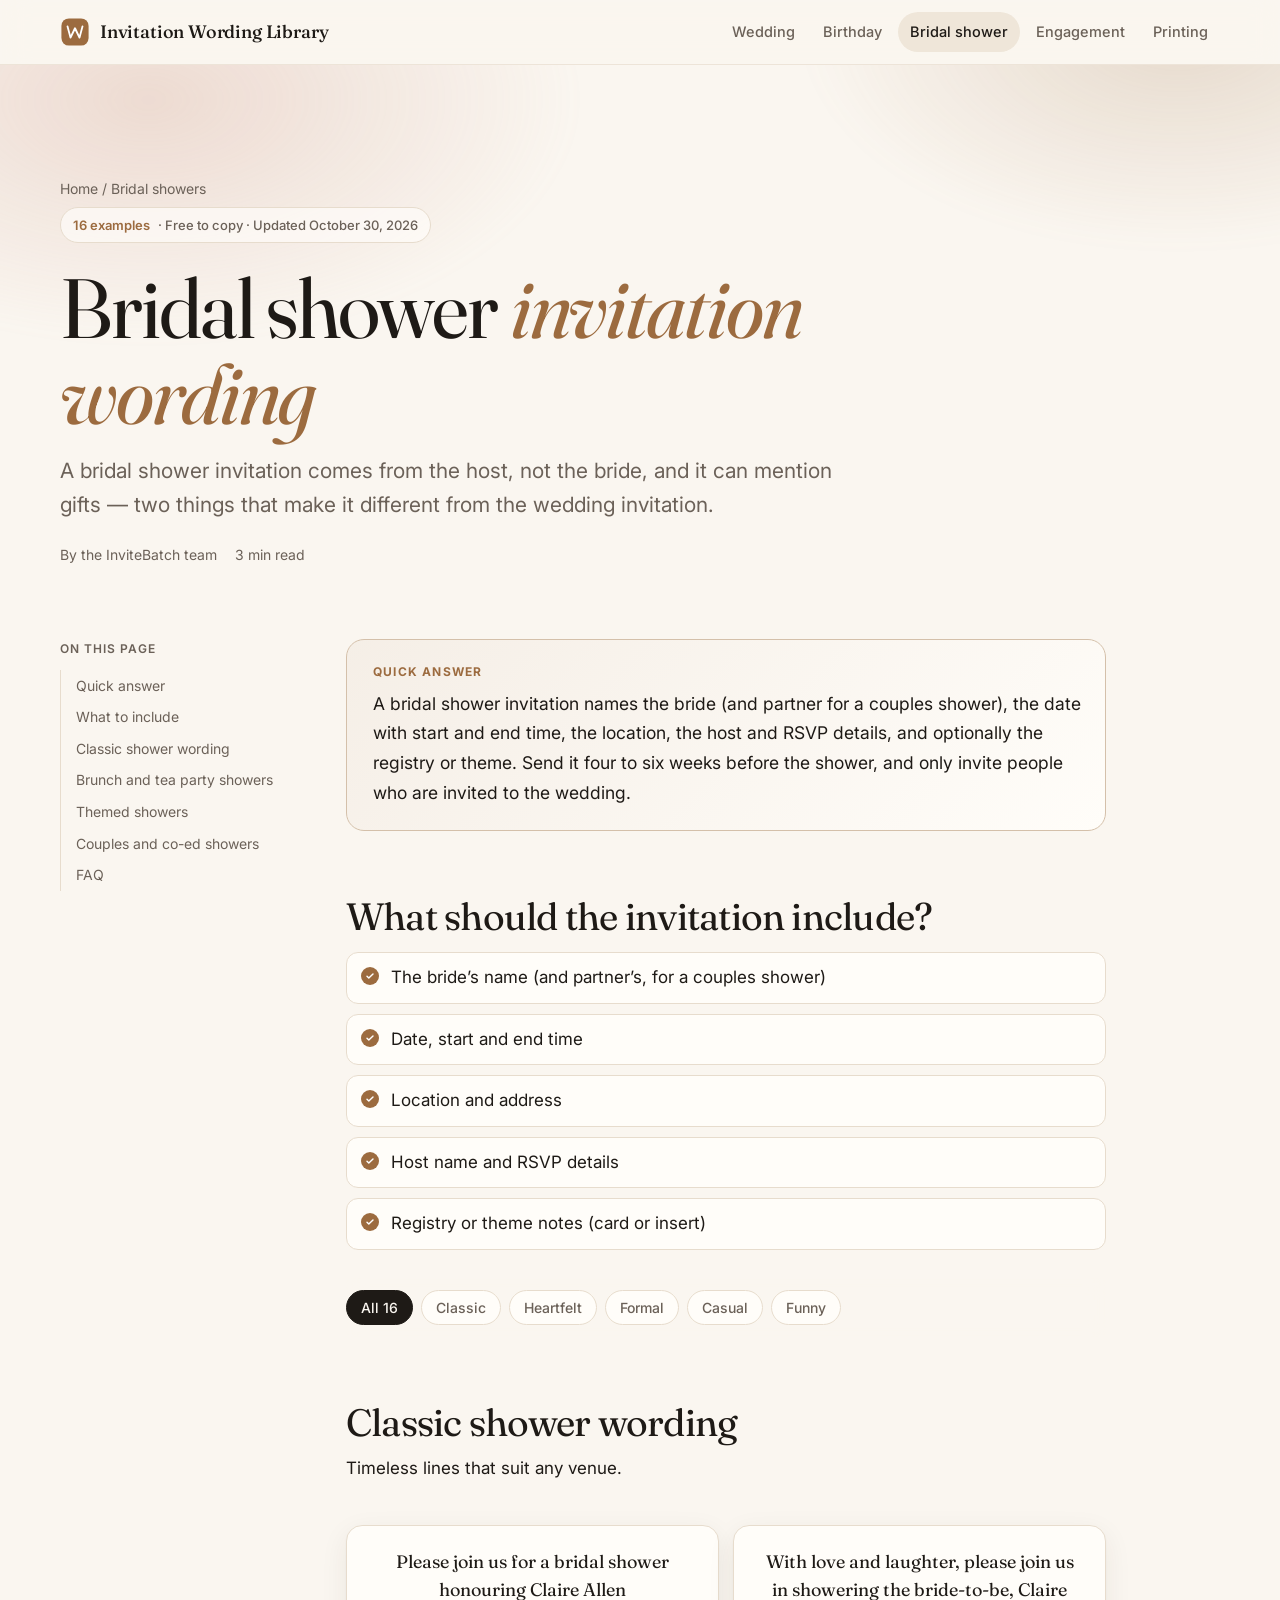
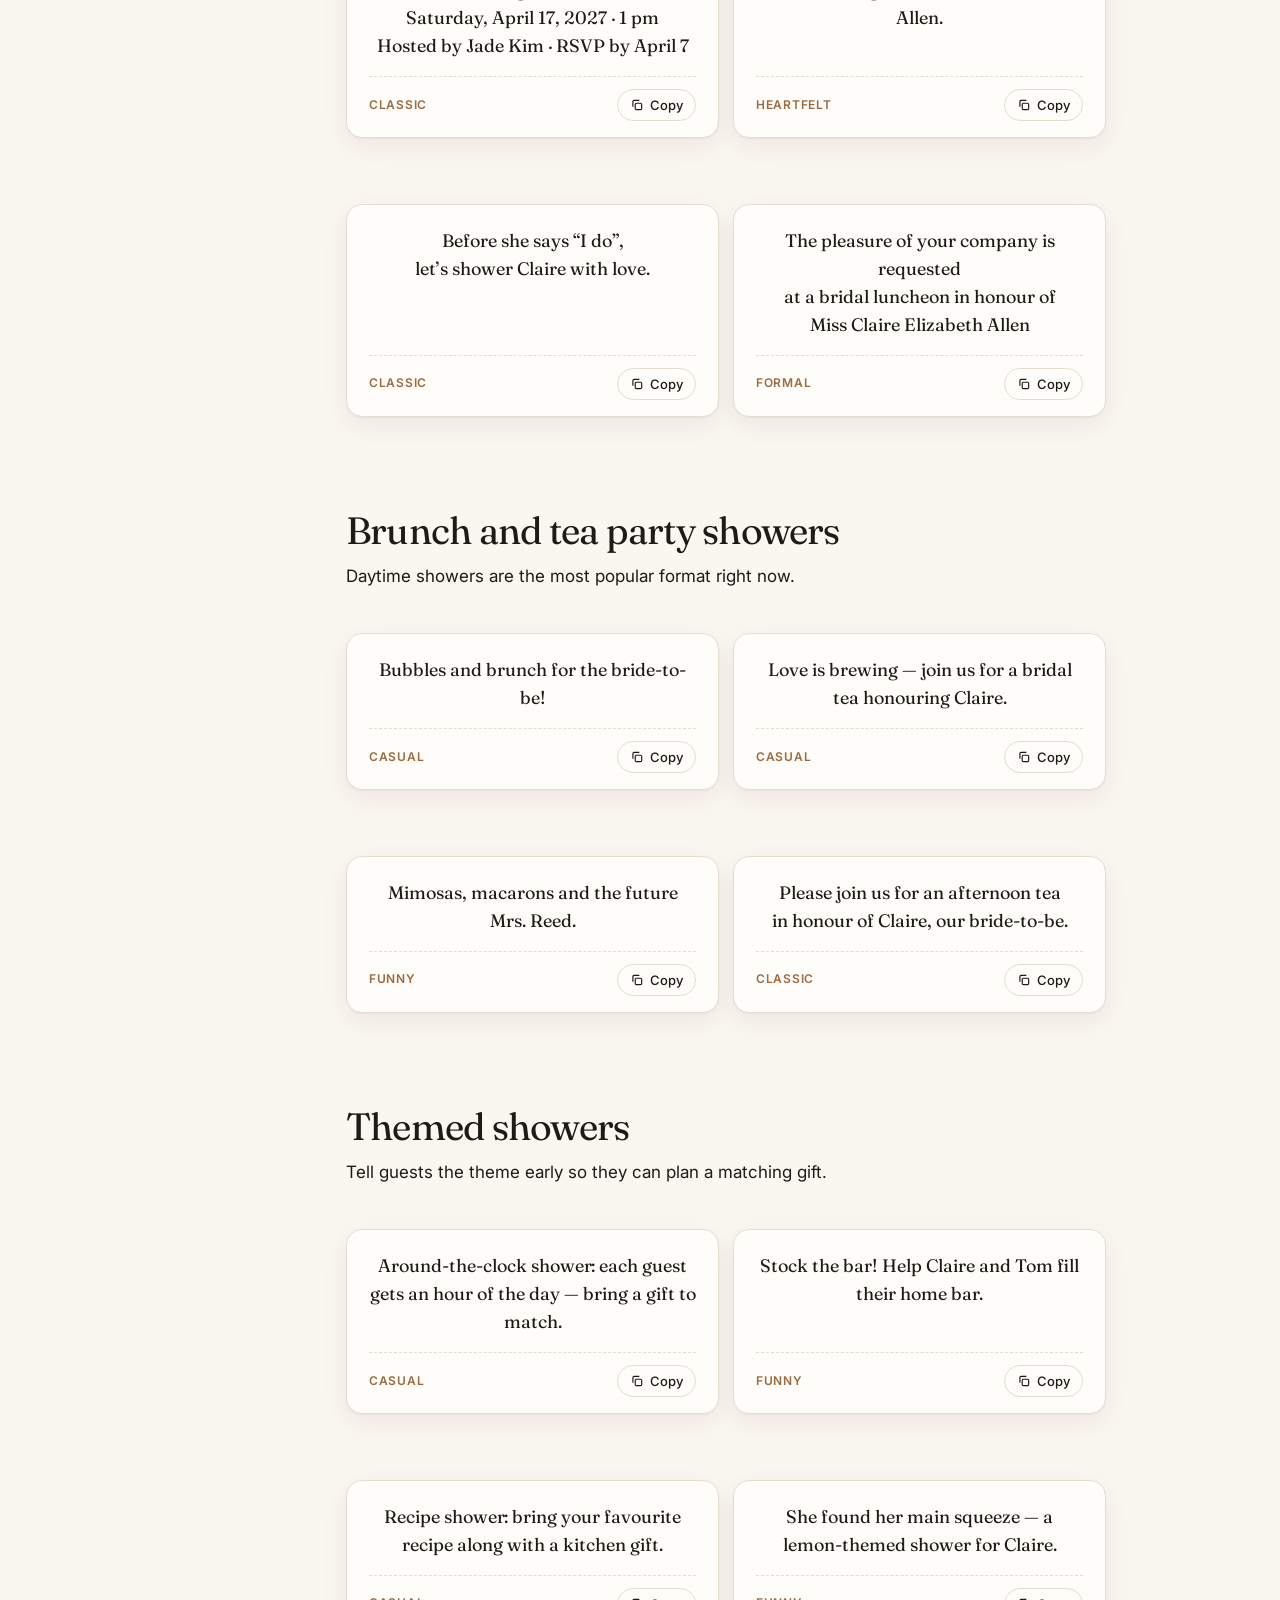
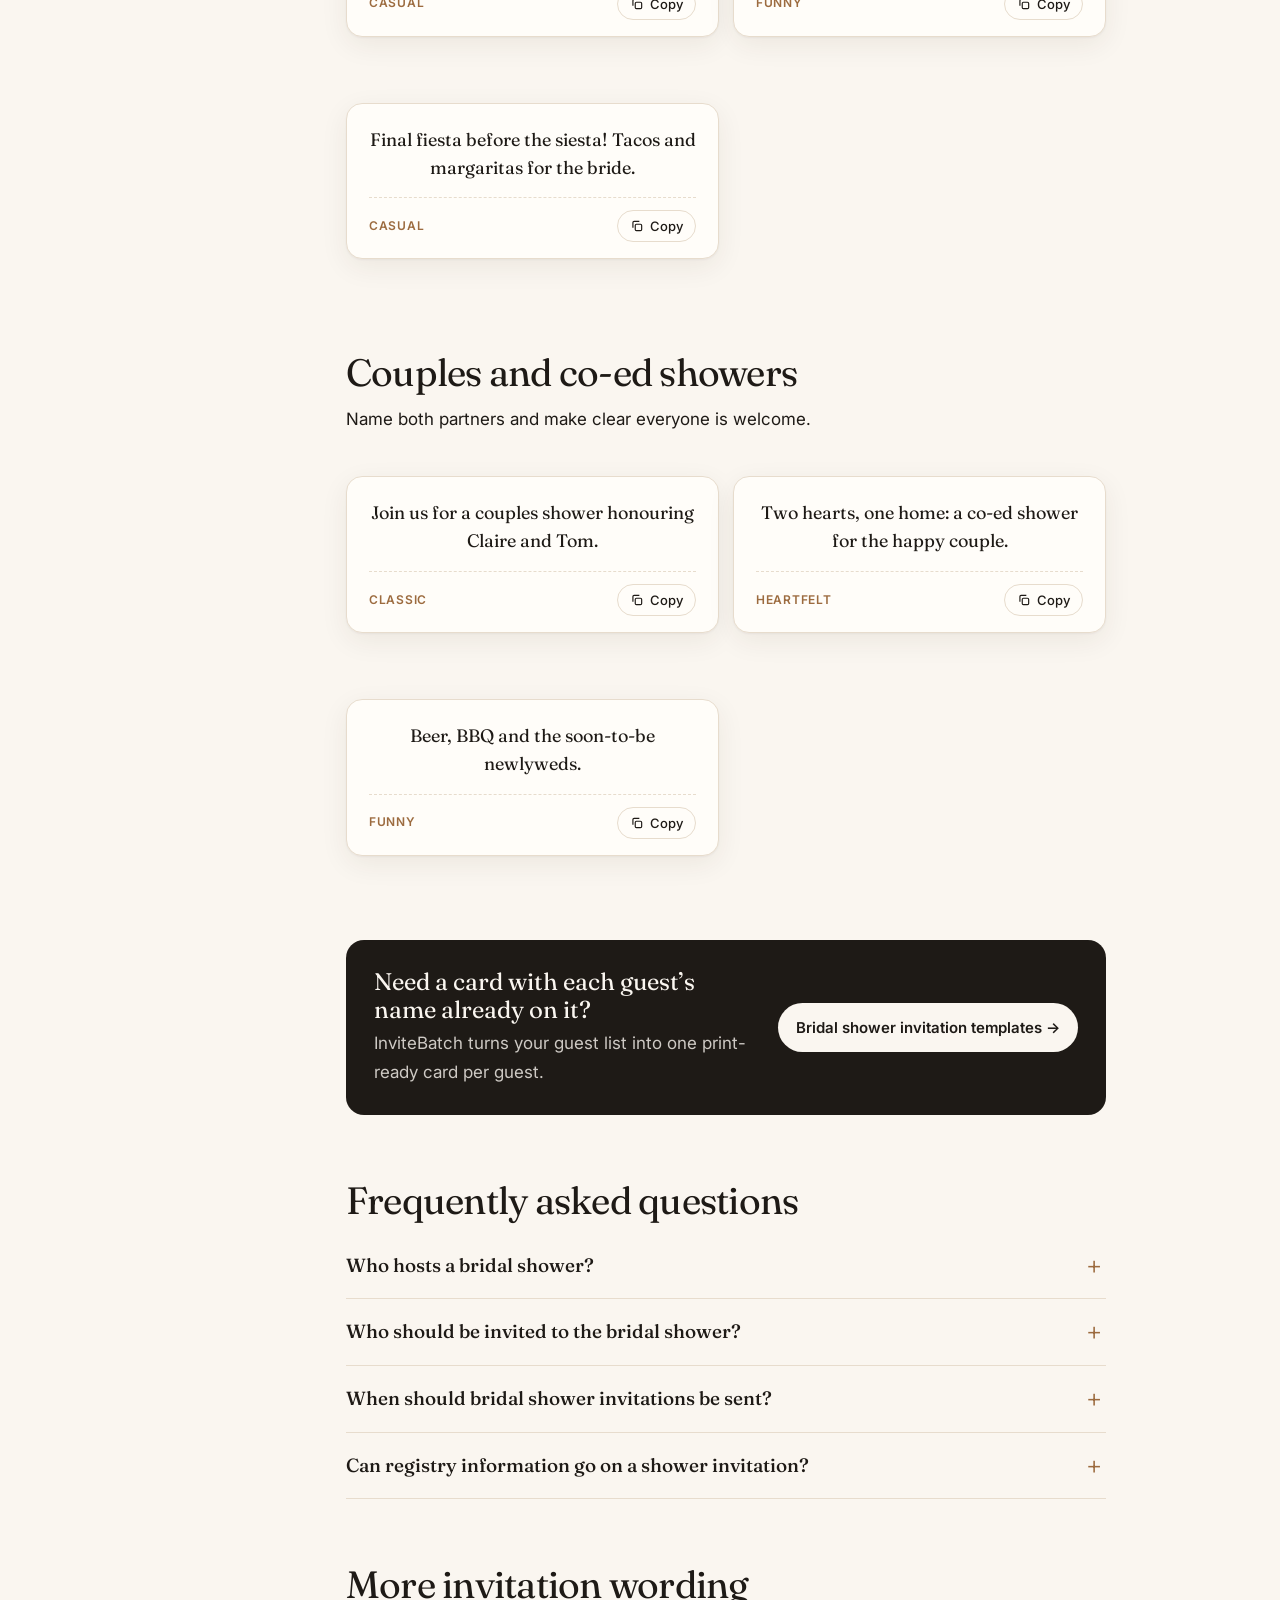
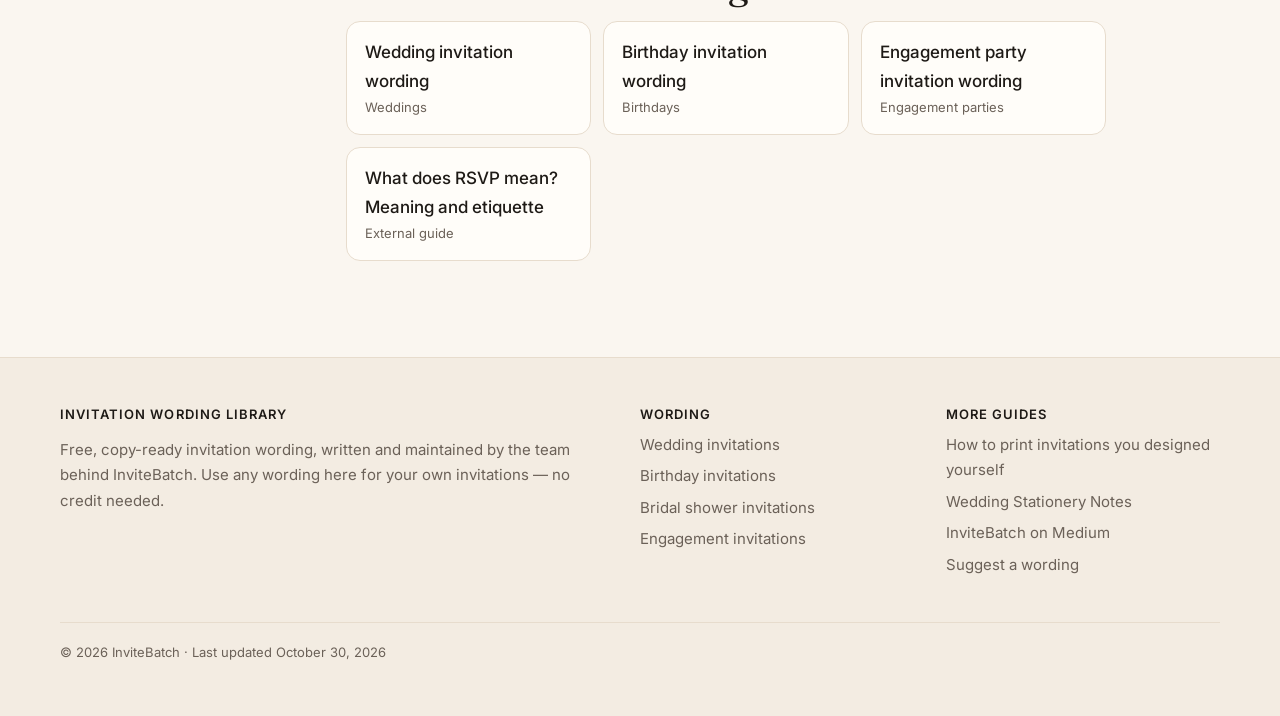
<file: bridal-shower-invitation-wording.html>
<!doctype html>
<html lang="en">
<head>
<meta charset="utf-8">
<meta name="viewport" content="width=device-width, initial-scale=1, viewport-fit=cover">
<title>Bridal Shower Invitation Wording: 16 Examples + Etiquette</title>
<meta name="description" content="Bridal shower invitation wording for classic, brunch, tea party, themed and couples showers, plus who hosts, who is invited and when to send.">
<link rel="canonical" href="https://invitebatch.github.io/bridal-shower-invitation-wording">
<meta name="robots" content="index, follow, max-image-preview:large, max-snippet:-1">
<meta name="google-site-verification" content="5FKan3LC466MVCaLJW-6gONJhbibiNBw5zTVTgxcgjc">
<meta name="theme-color" content="#faf6f0" media="(prefers-color-scheme: light)">
<meta name="theme-color" content="#141210" media="(prefers-color-scheme: dark)">
<meta property="og:site_name" content="Invitation Wording Library">
<meta property="og:type" content="article">
<meta property="og:title" content="Bridal Shower Invitation Wording: 16 Examples + Etiquette">
<meta property="og:description" content="Bridal shower invitation wording for classic, brunch, tea party, themed and couples showers, plus who hosts, who is invited and when to send.">
<meta property="og:url" content="https://invitebatch.github.io/bridal-shower-invitation-wording">
<meta property="og:image" content="https://invitebatch.github.io/og-bridal-shower-invitation-wording.png">
<meta property="og:image:width" content="1200"><meta property="og:image:height" content="630">
<meta property="og:locale" content="en_US">
<meta name="twitter:card" content="summary_large_image">
<link rel="icon" href="/favicon.svg" type="image/svg+xml">
<link rel="icon" href="/favicon-32.png" sizes="32x32" type="image/png">
<link rel="apple-touch-icon" href="/apple-touch-icon.png">
<link rel="manifest" href="/site.webmanifest">
<link rel="sitemap" type="application/xml" href="/sitemap.xml">
<link rel="preconnect" href="https://fonts.googleapis.com">
<link rel="preconnect" href="https://fonts.gstatic.com" crossorigin>
<link rel="stylesheet" href="https://fonts.googleapis.com/css2?family=Fraunces:ital,opsz,wght@0,9..144,300..600;1,9..144,300..500&family=Inter:wght@400;500;600&display=swap">
<link rel="stylesheet" href="/style.css?v=1ab57e50">
<script type="application/ld+json">{"@context": "https://schema.org", "@graph": [{"@type": "Organization", "@id": "https://invitebatch.github.io/#org", "name": "InviteBatch", "url": "https://invitebatch.com", "logo": {"@type": "ImageObject", "url": "https://invitebatch.github.io/icon-512.png"}}, {"@type": "WebSite", "@id": "https://invitebatch.github.io/#website", "url": "https://invitebatch.github.io/", "name": "Invitation Wording Library", "publisher": {"@id": "https://invitebatch.github.io/#org"}, "inLanguage": "en"}, {"@type": "Article", "@id": "https://invitebatch.github.io/bridal-shower-invitation-wording#article", "headline": "Bridal Shower Invitation Wording: 16 Examples + Etiquette", "description": "Bridal shower invitation wording for classic, brunch, tea party, themed and couples showers, plus who hosts, who is invited and when to send.", "url": "https://invitebatch.github.io/bridal-shower-invitation-wording", "mainEntityOfPage": "https://invitebatch.github.io/bridal-shower-invitation-wording", "image": "https://invitebatch.github.io/og-bridal-shower-invitation-wording.png", "datePublished": "2026-10-19", "dateModified": "2026-10-30", "inLanguage": "en", "author": {"@id": "https://invitebatch.github.io/#org"}, "publisher": {"@id": "https://invitebatch.github.io/#org"}, "isPartOf": {"@id": "https://invitebatch.github.io/#website"}, "about": "Bridal showers invitations"}, {"@type": "BreadcrumbList", "itemListElement": [{"@type": "ListItem", "position": 1, "name": "Home", "item": "https://invitebatch.github.io/"}, {"@type": "ListItem", "position": 2, "name": "Bridal showers", "item": "https://invitebatch.github.io/bridal-shower-invitation-wording"}]}, {"@type": "FAQPage", "mainEntity": [{"@type": "Question", "name": "Who hosts a bridal shower?", "acceptedAnswer": {"@type": "Answer", "text": "Traditionally a close friend or the maid of honour. Today family hosting is common too, and co-hosting with a few friends is the norm."}}, {"@type": "Question", "name": "Who should be invited to the bridal shower?", "acceptedAnswer": {"@type": "Answer", "text": "Only people who are also invited to the wedding. The one exception is a workplace shower thrown by colleagues."}}, {"@type": "Question", "name": "When should bridal shower invitations be sent?", "acceptedAnswer": {"@type": "Answer", "text": "Four to six weeks before the shower. Showers usually take place two to three months before the wedding."}}, {"@type": "Question", "name": "Can registry information go on a shower invitation?", "acceptedAnswer": {"@type": "Answer", "text": "Yes. Unlike the wedding invitation, a shower invitation can include registry details, ideally on a small insert."}}]}]}</script>
</head>
<body>
<a class="skip" href="#main">Skip to content</a>
<header class="top"><div class="wrap"><a class="logo" href="/"><svg viewBox="0 0 32 32" aria-hidden="true"><rect x="1.5" y="1.5" width="29" height="29" rx="8" fill="#9c6b3f"/><path d="M8 10l3.2 12L16 12l4.8 10L24 10" fill="none" stroke="#fff" stroke-width="2" stroke-linecap="round" stroke-linejoin="round"/></svg><span>Invitation Wording Library</span></a><nav class="nav" aria-label="Wording categories"><a href="/wedding-invitation-wording">Wedding</a><a href="/birthday-invitation-wording">Birthday</a><a href="/bridal-shower-invitation-wording" aria-current=page>Bridal shower</a><a href="/engagement-party-invitation-wording">Engagement</a><a href="/how-to-print-invitations-online">Printing</a></nav></div></header>
<main id="main">
<section class="hero"><div class="wrap">
<nav class="crumbs" aria-label="Breadcrumb"><a href="/">Home</a> / Bridal showers</nav>
<span class="eyebrow"><b>16 examples</b> · Free to copy · Updated October 30, 2026</span>
<h1>Bridal shower <em>invitation wording</em></h1>
<p class="lede">A bridal shower invitation comes from the host, not the bride, and it can mention gifts — two things that make it different from the wedding invitation.</p>
<div class="meta"><span>By the InviteBatch team</span><span>3 min read</span></div>
</div></section>
<div class="wrap layout">
<aside class="toc" aria-label="On this page"><p>On this page</p><ol><li><a href="#quick-answer">Quick answer</a></li><li><a href="#what-to-include">What to include</a></li><li><a href="#classic">Classic shower wording</a></li><li><a href="#brunch-tea">Brunch and tea party showers</a></li><li><a href="#themed">Themed showers</a></li><li><a href="#couples">Couples and co-ed showers</a></li><li><a href="#faq">FAQ</a></li></ol></aside>
<article class="prose">
<section id="quick-answer" class="answer"><strong>Quick answer</strong><p>A bridal shower invitation names the bride (and partner for a couples shower), the date with start and end time, the location, the host and RSVP details, and optionally the registry or theme. Send it four to six weeks before the shower, and only invite people who are invited to the wedding.</p></section>
<h2 id="what-to-include">What should the invitation include?</h2>
<ul class="checks"><li>The bride’s name (and partner’s, for a couples shower)</li><li>Date, start and end time</li><li>Location and address</li><li>Host name and RSVP details</li><li>Registry or theme notes (card or insert)</li></ul>
<div class="filters" role="group" aria-label="Filter by tone"><button type="button" data-tone="all" aria-pressed="true">All 16</button><button type="button" data-tone="Classic" aria-pressed="false">Classic</button><button type="button" data-tone="Heartfelt" aria-pressed="false">Heartfelt</button><button type="button" data-tone="Formal" aria-pressed="false">Formal</button><button type="button" data-tone="Casual" aria-pressed="false">Casual</button><button type="button" data-tone="Funny" aria-pressed="false">Funny</button></div>
<h2 id="classic">Classic shower wording</h2><p>Timeless lines that suit any venue.</p><div class="ex-grid"><figure class="ex" data-tone="Classic"><blockquote>Please join us for a bridal shower<br>honouring Claire Allen<br>Saturday, April 17, 2027 · 1 pm<br>Hosted by Jade Kim · RSVP by April 7</blockquote><footer><span class="tag">Classic</span><button class="copy" type="button" aria-label="Copy this wording"><svg viewBox="0 0 24 24" aria-hidden="true"><rect x="9" y="9" width="11" height="11" rx="2"/><path d="M5 15V6a2 2 0 0 1 2-2h9"/></svg><span>Copy</span></button></footer></figure><figure class="ex" data-tone="Heartfelt"><blockquote>With love and laughter, please join us<br>in showering the bride-to-be, Claire Allen.</blockquote><footer><span class="tag">Heartfelt</span><button class="copy" type="button" aria-label="Copy this wording"><svg viewBox="0 0 24 24" aria-hidden="true"><rect x="9" y="9" width="11" height="11" rx="2"/><path d="M5 15V6a2 2 0 0 1 2-2h9"/></svg><span>Copy</span></button></footer></figure><figure class="ex" data-tone="Classic"><blockquote>Before she says “I do”,<br>let’s shower Claire with love.</blockquote><footer><span class="tag">Classic</span><button class="copy" type="button" aria-label="Copy this wording"><svg viewBox="0 0 24 24" aria-hidden="true"><rect x="9" y="9" width="11" height="11" rx="2"/><path d="M5 15V6a2 2 0 0 1 2-2h9"/></svg><span>Copy</span></button></footer></figure><figure class="ex" data-tone="Formal"><blockquote>The pleasure of your company is requested<br>at a bridal luncheon in honour of<br>Miss Claire Elizabeth Allen</blockquote><footer><span class="tag">Formal</span><button class="copy" type="button" aria-label="Copy this wording"><svg viewBox="0 0 24 24" aria-hidden="true"><rect x="9" y="9" width="11" height="11" rx="2"/><path d="M5 15V6a2 2 0 0 1 2-2h9"/></svg><span>Copy</span></button></footer></figure></div><h2 id="brunch-tea">Brunch and tea party showers</h2><p>Daytime showers are the most popular format right now.</p><div class="ex-grid"><figure class="ex" data-tone="Casual"><blockquote>Bubbles and brunch for the bride-to-be!</blockquote><footer><span class="tag">Casual</span><button class="copy" type="button" aria-label="Copy this wording"><svg viewBox="0 0 24 24" aria-hidden="true"><rect x="9" y="9" width="11" height="11" rx="2"/><path d="M5 15V6a2 2 0 0 1 2-2h9"/></svg><span>Copy</span></button></footer></figure><figure class="ex" data-tone="Casual"><blockquote>Love is brewing — join us for a bridal tea honouring Claire.</blockquote><footer><span class="tag">Casual</span><button class="copy" type="button" aria-label="Copy this wording"><svg viewBox="0 0 24 24" aria-hidden="true"><rect x="9" y="9" width="11" height="11" rx="2"/><path d="M5 15V6a2 2 0 0 1 2-2h9"/></svg><span>Copy</span></button></footer></figure><figure class="ex" data-tone="Funny"><blockquote>Mimosas, macarons and the future Mrs. Reed.</blockquote><footer><span class="tag">Funny</span><button class="copy" type="button" aria-label="Copy this wording"><svg viewBox="0 0 24 24" aria-hidden="true"><rect x="9" y="9" width="11" height="11" rx="2"/><path d="M5 15V6a2 2 0 0 1 2-2h9"/></svg><span>Copy</span></button></footer></figure><figure class="ex" data-tone="Classic"><blockquote>Please join us for an afternoon tea<br>in honour of Claire, our bride-to-be.</blockquote><footer><span class="tag">Classic</span><button class="copy" type="button" aria-label="Copy this wording"><svg viewBox="0 0 24 24" aria-hidden="true"><rect x="9" y="9" width="11" height="11" rx="2"/><path d="M5 15V6a2 2 0 0 1 2-2h9"/></svg><span>Copy</span></button></footer></figure></div><h2 id="themed">Themed showers</h2><p>Tell guests the theme early so they can plan a matching gift.</p><div class="ex-grid"><figure class="ex" data-tone="Casual"><blockquote>Around-the-clock shower: each guest gets an hour of the day — bring a gift to match.</blockquote><footer><span class="tag">Casual</span><button class="copy" type="button" aria-label="Copy this wording"><svg viewBox="0 0 24 24" aria-hidden="true"><rect x="9" y="9" width="11" height="11" rx="2"/><path d="M5 15V6a2 2 0 0 1 2-2h9"/></svg><span>Copy</span></button></footer></figure><figure class="ex" data-tone="Funny"><blockquote>Stock the bar! Help Claire and Tom fill their home bar.</blockquote><footer><span class="tag">Funny</span><button class="copy" type="button" aria-label="Copy this wording"><svg viewBox="0 0 24 24" aria-hidden="true"><rect x="9" y="9" width="11" height="11" rx="2"/><path d="M5 15V6a2 2 0 0 1 2-2h9"/></svg><span>Copy</span></button></footer></figure><figure class="ex" data-tone="Casual"><blockquote>Recipe shower: bring your favourite recipe along with a kitchen gift.</blockquote><footer><span class="tag">Casual</span><button class="copy" type="button" aria-label="Copy this wording"><svg viewBox="0 0 24 24" aria-hidden="true"><rect x="9" y="9" width="11" height="11" rx="2"/><path d="M5 15V6a2 2 0 0 1 2-2h9"/></svg><span>Copy</span></button></footer></figure><figure class="ex" data-tone="Funny"><blockquote>She found her main squeeze — a lemon-themed shower for Claire.</blockquote><footer><span class="tag">Funny</span><button class="copy" type="button" aria-label="Copy this wording"><svg viewBox="0 0 24 24" aria-hidden="true"><rect x="9" y="9" width="11" height="11" rx="2"/><path d="M5 15V6a2 2 0 0 1 2-2h9"/></svg><span>Copy</span></button></footer></figure><figure class="ex" data-tone="Casual"><blockquote>Final fiesta before the siesta! Tacos and margaritas for the bride.</blockquote><footer><span class="tag">Casual</span><button class="copy" type="button" aria-label="Copy this wording"><svg viewBox="0 0 24 24" aria-hidden="true"><rect x="9" y="9" width="11" height="11" rx="2"/><path d="M5 15V6a2 2 0 0 1 2-2h9"/></svg><span>Copy</span></button></footer></figure></div><h2 id="couples">Couples and co-ed showers</h2><p>Name both partners and make clear everyone is welcome.</p><div class="ex-grid"><figure class="ex" data-tone="Classic"><blockquote>Join us for a couples shower honouring Claire and Tom.</blockquote><footer><span class="tag">Classic</span><button class="copy" type="button" aria-label="Copy this wording"><svg viewBox="0 0 24 24" aria-hidden="true"><rect x="9" y="9" width="11" height="11" rx="2"/><path d="M5 15V6a2 2 0 0 1 2-2h9"/></svg><span>Copy</span></button></footer></figure><figure class="ex" data-tone="Heartfelt"><blockquote>Two hearts, one home: a co-ed shower for the happy couple.</blockquote><footer><span class="tag">Heartfelt</span><button class="copy" type="button" aria-label="Copy this wording"><svg viewBox="0 0 24 24" aria-hidden="true"><rect x="9" y="9" width="11" height="11" rx="2"/><path d="M5 15V6a2 2 0 0 1 2-2h9"/></svg><span>Copy</span></button></footer></figure><figure class="ex" data-tone="Funny"><blockquote>Beer, BBQ and the soon-to-be newlyweds.</blockquote><footer><span class="tag">Funny</span><button class="copy" type="button" aria-label="Copy this wording"><svg viewBox="0 0 24 24" aria-hidden="true"><rect x="9" y="9" width="11" height="11" rx="2"/><path d="M5 15V6a2 2 0 0 1 2-2h9"/></svg><span>Copy</span></button></footer></figure></div>

<aside class="cta"><div><strong>Need a card with each guest’s name already on it?</strong><p>InviteBatch turns your guest list into one print-ready card per guest.</p></div><a href="https://invitebatch.com/templates/bridal-shower">Bridal shower invitation templates →</a></aside>
<h2 id="faq">Frequently asked questions</h2>
<details><summary>Who hosts a bridal shower?</summary><p>Traditionally a close friend or the maid of honour. Today family hosting is common too, and co-hosting with a few friends is the norm.</p></details><details><summary>Who should be invited to the bridal shower?</summary><p>Only people who are also invited to the wedding. The one exception is a workplace shower thrown by colleagues.</p></details><details><summary>When should bridal shower invitations be sent?</summary><p>Four to six weeks before the shower. Showers usually take place two to three months before the wedding.</p></details><details><summary>Can registry information go on a shower invitation?</summary><p>Yes. Unlike the wedding invitation, a shower invitation can include registry details, ideally on a small insert.</p></details>
<h2 id="related">More invitation wording</h2>
<div class="related"><a href="/wedding-invitation-wording">Wedding invitation wording<span>Weddings</span></a><a href="/birthday-invitation-wording">Birthday invitation wording<span>Birthdays</span></a><a href="/engagement-party-invitation-wording">Engagement party invitation wording<span>Engagement parties</span></a><a href="https://rsvp-ideas.blogspot.com/2026/10/what-does-rsvp-mean-meaning-etiquette.html">What does RSVP mean? Meaning and etiquette<span>External guide</span></a></div>
</article>
</div>
</main>
<footer class="foot"><div class="wrap">
<div><h4>Invitation Wording Library</h4><p>Free, copy-ready invitation wording, written and maintained by the team behind <a href="https://invitebatch.com">InviteBatch</a>. Use any wording here for your own invitations — no credit needed.</p></div>
<div><h4>Wording</h4><ul><li><a href="/wedding-invitation-wording">Wedding invitations</a></li><li><a href="/birthday-invitation-wording">Birthday invitations</a></li><li><a href="/bridal-shower-invitation-wording">Bridal shower invitations</a></li><li><a href="/engagement-party-invitation-wording">Engagement invitations</a></li></ul></div>
<div><h4>More guides</h4><ul><li><a href="/how-to-print-invitations-online">How to print invitations you designed yourself</a></li><li><a href="https://weddingstationerynotes.wordpress.com">Wedding Stationery Notes</a></li><li><a href="https://invitebatch.medium.com">InviteBatch on Medium</a></li><li><a href="https://github.com/invitebatch/invitebatch.github.io/issues">Suggest a wording</a></li></ul></div>
<p class="small">© 2026 InviteBatch · Last updated <time datetime="2026-10-30">October 30, 2026</time></p>
</div></footer>
<script>document.querySelectorAll('.copy').forEach(b=>b.addEventListener('click',async()=>{const t=b.closest('.ex').querySelector('blockquote').innerText.trim();try{await navigator.clipboard.writeText(t)}catch(e){const a=document.createElement('textarea');a.value=t;document.body.appendChild(a);a.select();document.execCommand('copy');a.remove()}const l=b.querySelector('span');b.classList.add('done');l.textContent='Copied';setTimeout(()=>{b.classList.remove('done');l.textContent='Copy'},1600)}));
const fb=document.querySelectorAll('.filters button');fb.forEach(b=>b.addEventListener('click',()=>{fb.forEach(x=>x.setAttribute('aria-pressed',x===b));const t=b.dataset.tone;document.querySelectorAll('.ex').forEach(e=>e.hidden=t!=='all'&&e.dataset.tone!==t)}));
const links=[...document.querySelectorAll('.toc a')];if(links.length&&'IntersectionObserver'in window){const io=new IntersectionObserver(es=>{es.forEach(e=>{if(e.isIntersecting){links.forEach(l=>l.classList.toggle('on',l.getAttribute('href')==='#'+e.target.id))}})},{rootMargin:'-20% 0px -70% 0px'});links.forEach(l=>{const s=document.querySelector(l.getAttribute('href'));s&&io.observe(s)})}</script>
</body>
</html>
</file>
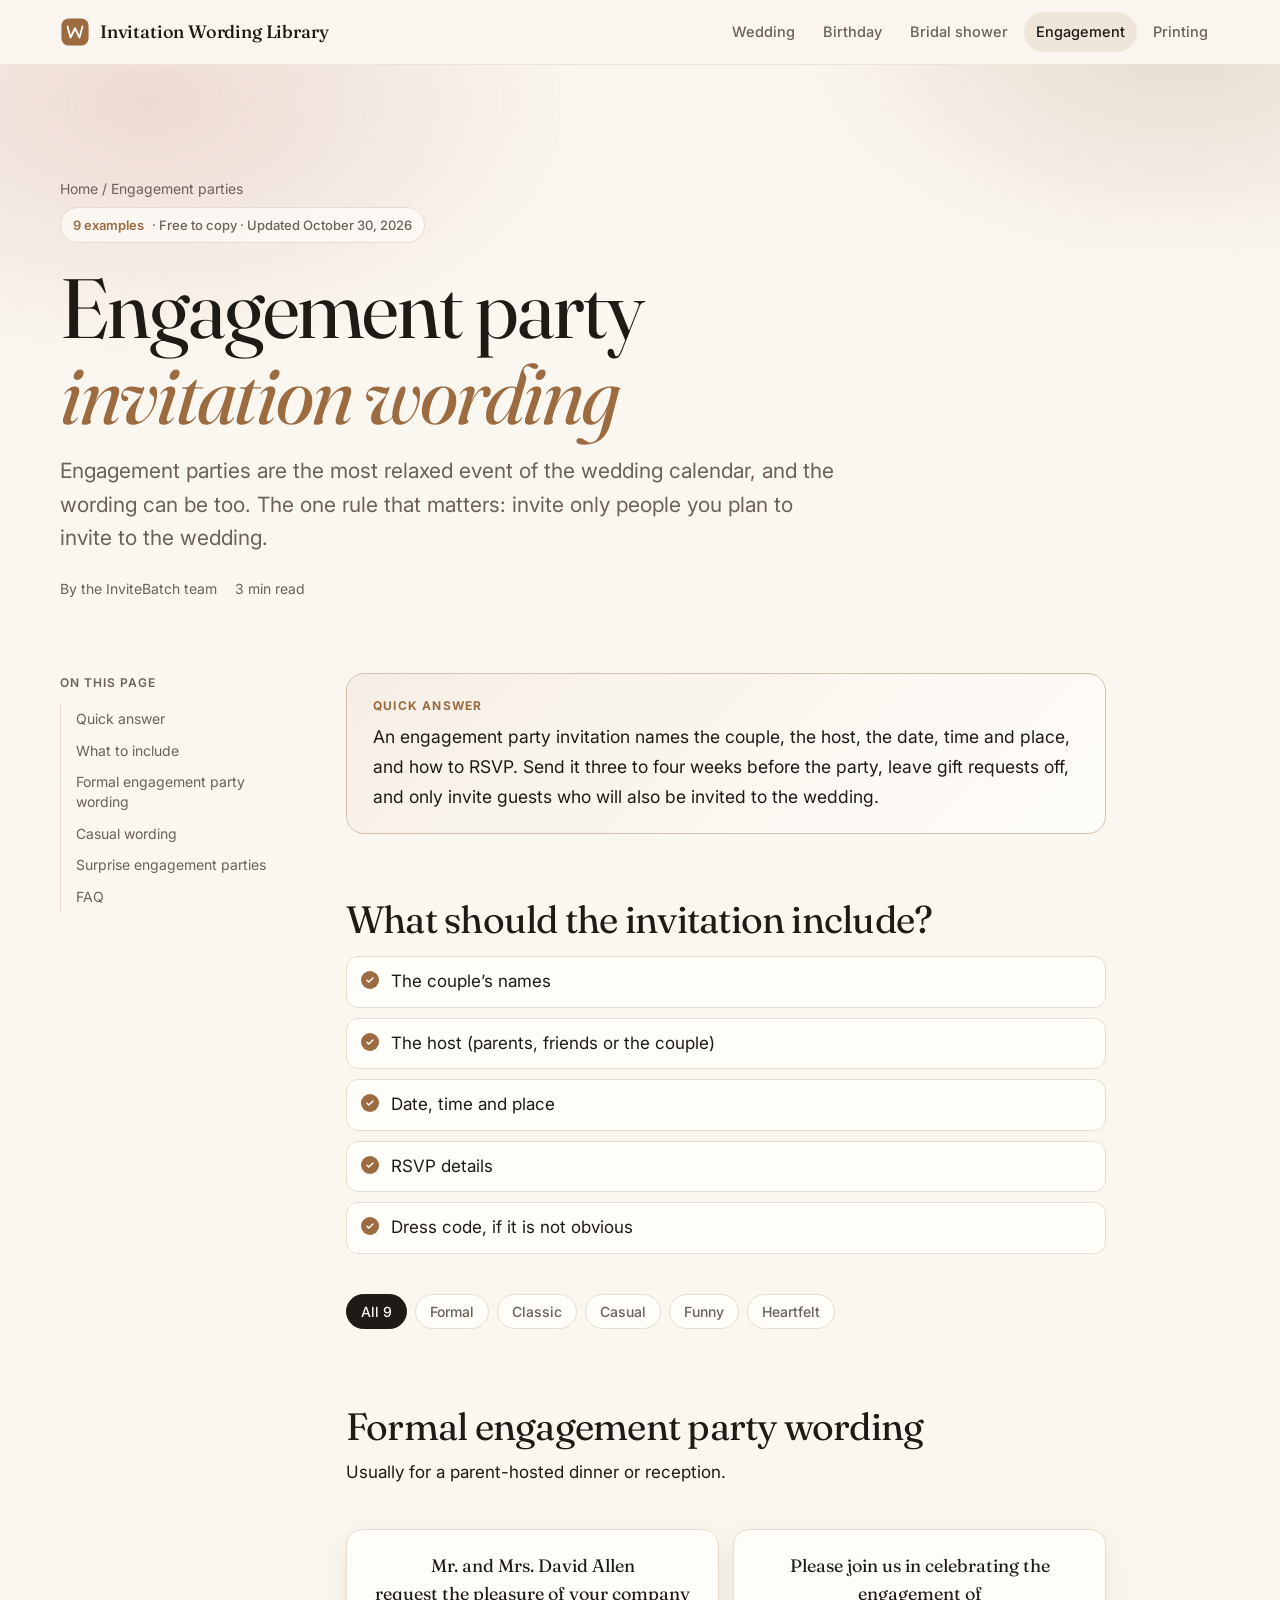
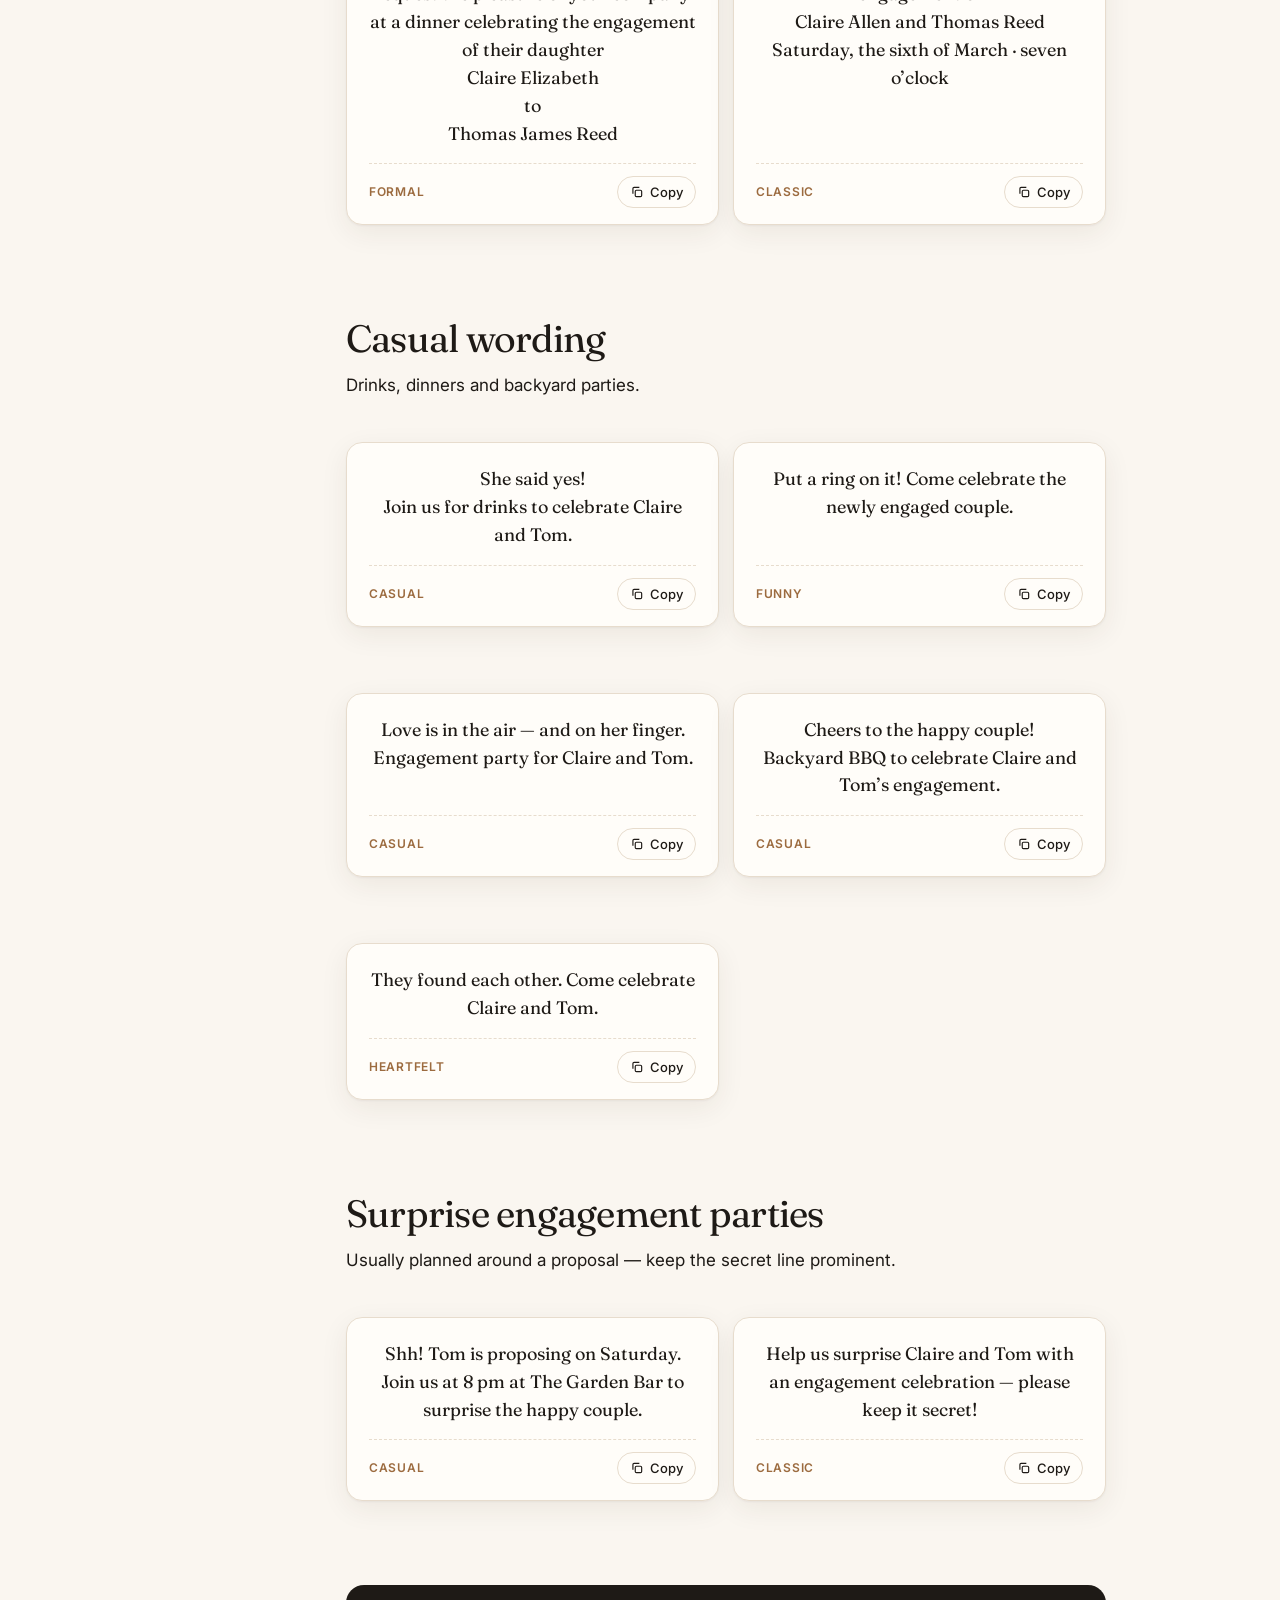
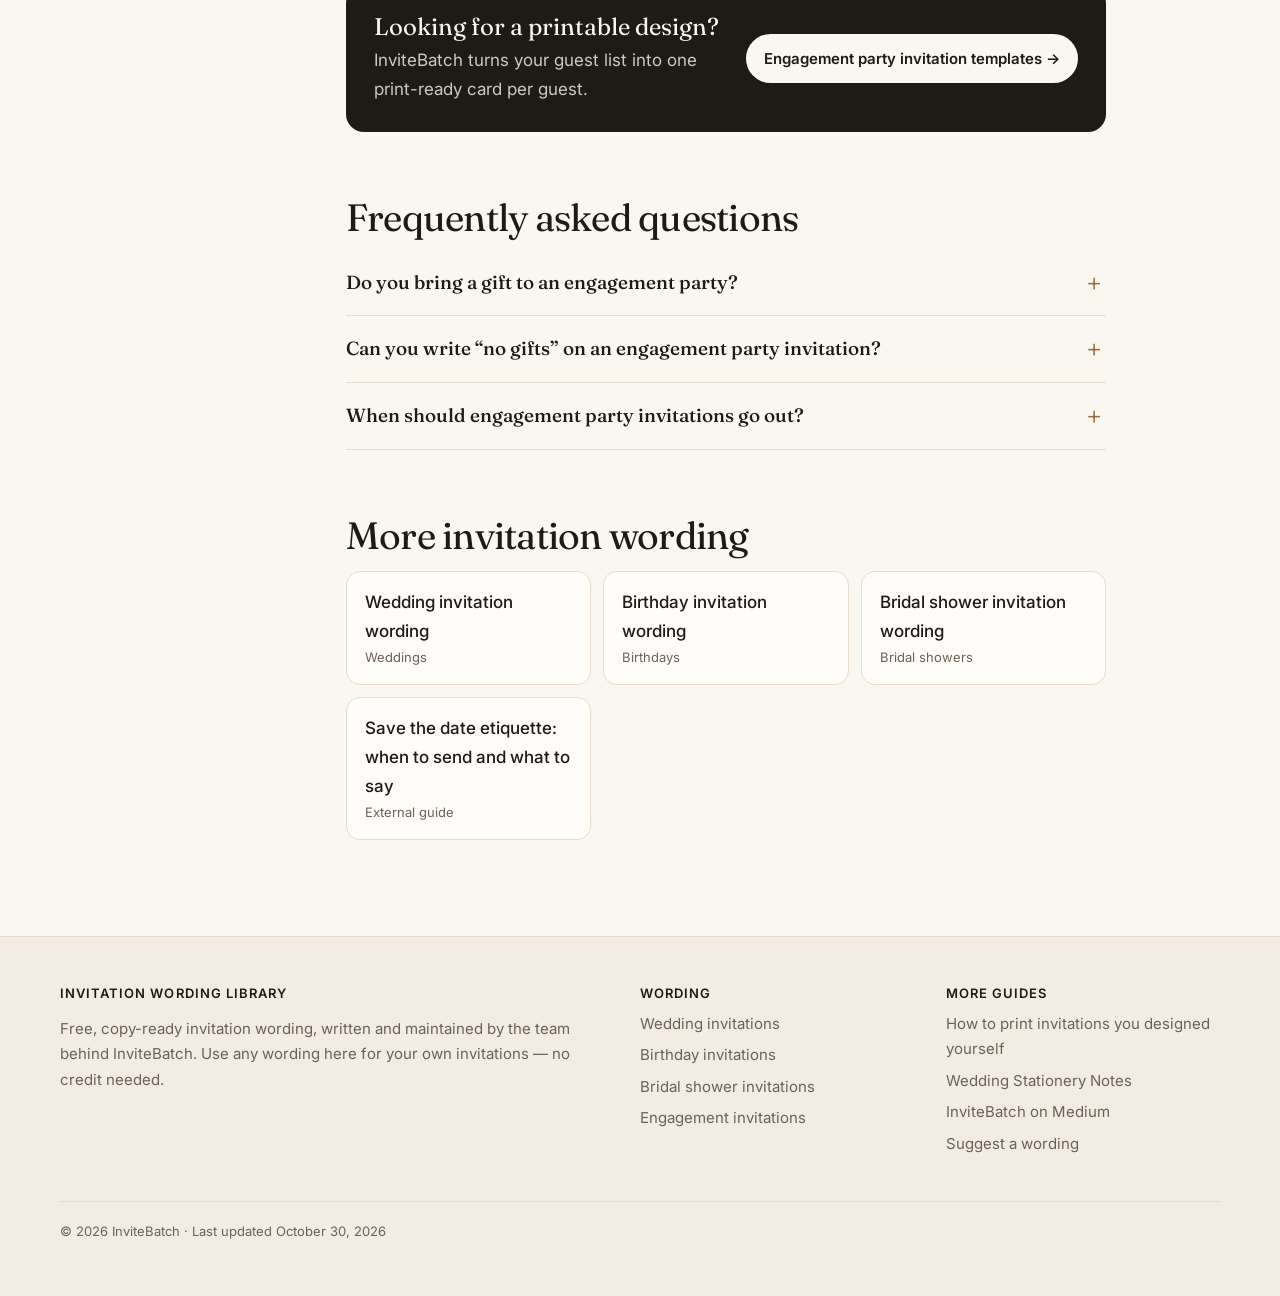
<file: engagement-party-invitation-wording.html>
<!doctype html>
<html lang="en">
<head>
<meta charset="utf-8">
<meta name="viewport" content="width=device-width, initial-scale=1, viewport-fit=cover">
<title>Engagement Party Invitation Wording: Formal to Casual</title>
<meta name="description" content="Engagement party invitation wording: formal parent-hosted dinners, casual drinks, BBQs and surprise engagement parties, plus timing and gift etiquette.">
<link rel="canonical" href="https://invitebatch.github.io/engagement-party-invitation-wording">
<meta name="robots" content="index, follow, max-image-preview:large, max-snippet:-1">
<meta name="google-site-verification" content="5FKan3LC466MVCaLJW-6gONJhbibiNBw5zTVTgxcgjc">
<meta name="theme-color" content="#faf6f0" media="(prefers-color-scheme: light)">
<meta name="theme-color" content="#141210" media="(prefers-color-scheme: dark)">
<meta property="og:site_name" content="Invitation Wording Library">
<meta property="og:type" content="article">
<meta property="og:title" content="Engagement Party Invitation Wording: Formal to Casual">
<meta property="og:description" content="Engagement party invitation wording: formal parent-hosted dinners, casual drinks, BBQs and surprise engagement parties, plus timing and gift etiquette.">
<meta property="og:url" content="https://invitebatch.github.io/engagement-party-invitation-wording">
<meta property="og:image" content="https://invitebatch.github.io/og-engagement-party-invitation-wording.png">
<meta property="og:image:width" content="1200"><meta property="og:image:height" content="630">
<meta property="og:locale" content="en_US">
<meta name="twitter:card" content="summary_large_image">
<link rel="icon" href="/favicon.svg" type="image/svg+xml">
<link rel="icon" href="/favicon-32.png" sizes="32x32" type="image/png">
<link rel="apple-touch-icon" href="/apple-touch-icon.png">
<link rel="manifest" href="/site.webmanifest">
<link rel="sitemap" type="application/xml" href="/sitemap.xml">
<link rel="preconnect" href="https://fonts.googleapis.com">
<link rel="preconnect" href="https://fonts.gstatic.com" crossorigin>
<link rel="stylesheet" href="https://fonts.googleapis.com/css2?family=Fraunces:ital,opsz,wght@0,9..144,300..600;1,9..144,300..500&family=Inter:wght@400;500;600&display=swap">
<link rel="stylesheet" href="/style.css?v=1ab57e50">
<script type="application/ld+json">{"@context": "https://schema.org", "@graph": [{"@type": "Organization", "@id": "https://invitebatch.github.io/#org", "name": "InviteBatch", "url": "https://invitebatch.com", "logo": {"@type": "ImageObject", "url": "https://invitebatch.github.io/icon-512.png"}}, {"@type": "WebSite", "@id": "https://invitebatch.github.io/#website", "url": "https://invitebatch.github.io/", "name": "Invitation Wording Library", "publisher": {"@id": "https://invitebatch.github.io/#org"}, "inLanguage": "en"}, {"@type": "Article", "@id": "https://invitebatch.github.io/engagement-party-invitation-wording#article", "headline": "Engagement Party Invitation Wording: Formal to Casual", "description": "Engagement party invitation wording: formal parent-hosted dinners, casual drinks, BBQs and surprise engagement parties, plus timing and gift etiquette.", "url": "https://invitebatch.github.io/engagement-party-invitation-wording", "mainEntityOfPage": "https://invitebatch.github.io/engagement-party-invitation-wording", "image": "https://invitebatch.github.io/og-engagement-party-invitation-wording.png", "datePublished": "2026-10-19", "dateModified": "2026-10-30", "inLanguage": "en", "author": {"@id": "https://invitebatch.github.io/#org"}, "publisher": {"@id": "https://invitebatch.github.io/#org"}, "isPartOf": {"@id": "https://invitebatch.github.io/#website"}, "about": "Engagement parties invitations"}, {"@type": "BreadcrumbList", "itemListElement": [{"@type": "ListItem", "position": 1, "name": "Home", "item": "https://invitebatch.github.io/"}, {"@type": "ListItem", "position": 2, "name": "Engagement parties", "item": "https://invitebatch.github.io/engagement-party-invitation-wording"}]}, {"@type": "FAQPage", "mainEntity": [{"@type": "Question", "name": "Do you bring a gift to an engagement party?", "acceptedAnswer": {"@type": "Answer", "text": "Engagement gifts are optional. Many couples have not set up a registry yet, so a card or a small gift is plenty."}}, {"@type": "Question", "name": "Can you write “no gifts” on an engagement party invitation?", "acceptedAnswer": {"@type": "Answer", "text": "Yes, if you want to: “No gifts, please — your company is the perfect gift.” Otherwise leave gifts off entirely."}}, {"@type": "Question", "name": "When should engagement party invitations go out?", "acceptedAnswer": {"@type": "Answer", "text": "Three to four weeks before the party, which usually happens within two to three months of the proposal."}}]}]}</script>
</head>
<body>
<a class="skip" href="#main">Skip to content</a>
<header class="top"><div class="wrap"><a class="logo" href="/"><svg viewBox="0 0 32 32" aria-hidden="true"><rect x="1.5" y="1.5" width="29" height="29" rx="8" fill="#9c6b3f"/><path d="M8 10l3.2 12L16 12l4.8 10L24 10" fill="none" stroke="#fff" stroke-width="2" stroke-linecap="round" stroke-linejoin="round"/></svg><span>Invitation Wording Library</span></a><nav class="nav" aria-label="Wording categories"><a href="/wedding-invitation-wording">Wedding</a><a href="/birthday-invitation-wording">Birthday</a><a href="/bridal-shower-invitation-wording">Bridal shower</a><a href="/engagement-party-invitation-wording" aria-current=page>Engagement</a><a href="/how-to-print-invitations-online">Printing</a></nav></div></header>
<main id="main">
<section class="hero"><div class="wrap">
<nav class="crumbs" aria-label="Breadcrumb"><a href="/">Home</a> / Engagement parties</nav>
<span class="eyebrow"><b>9 examples</b> · Free to copy · Updated October 30, 2026</span>
<h1>Engagement party <em>invitation wording</em></h1>
<p class="lede">Engagement parties are the most relaxed event of the wedding calendar, and the wording can be too. The one rule that matters: invite only people you plan to invite to the wedding.</p>
<div class="meta"><span>By the InviteBatch team</span><span>3 min read</span></div>
</div></section>
<div class="wrap layout">
<aside class="toc" aria-label="On this page"><p>On this page</p><ol><li><a href="#quick-answer">Quick answer</a></li><li><a href="#what-to-include">What to include</a></li><li><a href="#formal">Formal engagement party wording</a></li><li><a href="#casual">Casual wording</a></li><li><a href="#surprise">Surprise engagement parties</a></li><li><a href="#faq">FAQ</a></li></ol></aside>
<article class="prose">
<section id="quick-answer" class="answer"><strong>Quick answer</strong><p>An engagement party invitation names the couple, the host, the date, time and place, and how to RSVP. Send it three to four weeks before the party, leave gift requests off, and only invite guests who will also be invited to the wedding.</p></section>
<h2 id="what-to-include">What should the invitation include?</h2>
<ul class="checks"><li>The couple’s names</li><li>The host (parents, friends or the couple)</li><li>Date, time and place</li><li>RSVP details</li><li>Dress code, if it is not obvious</li></ul>
<div class="filters" role="group" aria-label="Filter by tone"><button type="button" data-tone="all" aria-pressed="true">All 9</button><button type="button" data-tone="Formal" aria-pressed="false">Formal</button><button type="button" data-tone="Classic" aria-pressed="false">Classic</button><button type="button" data-tone="Casual" aria-pressed="false">Casual</button><button type="button" data-tone="Funny" aria-pressed="false">Funny</button><button type="button" data-tone="Heartfelt" aria-pressed="false">Heartfelt</button></div>
<h2 id="formal">Formal engagement party wording</h2><p>Usually for a parent-hosted dinner or reception.</p><div class="ex-grid"><figure class="ex" data-tone="Formal"><blockquote>Mr. and Mrs. David Allen<br>request the pleasure of your company<br>at a dinner celebrating the engagement of their daughter<br>Claire Elizabeth<br>to<br>Thomas James Reed</blockquote><footer><span class="tag">Formal</span><button class="copy" type="button" aria-label="Copy this wording"><svg viewBox="0 0 24 24" aria-hidden="true"><rect x="9" y="9" width="11" height="11" rx="2"/><path d="M5 15V6a2 2 0 0 1 2-2h9"/></svg><span>Copy</span></button></footer></figure><figure class="ex" data-tone="Classic"><blockquote>Please join us in celebrating the engagement of<br>Claire Allen and Thomas Reed<br>Saturday, the sixth of March · seven o’clock</blockquote><footer><span class="tag">Classic</span><button class="copy" type="button" aria-label="Copy this wording"><svg viewBox="0 0 24 24" aria-hidden="true"><rect x="9" y="9" width="11" height="11" rx="2"/><path d="M5 15V6a2 2 0 0 1 2-2h9"/></svg><span>Copy</span></button></footer></figure></div><h2 id="casual">Casual wording</h2><p>Drinks, dinners and backyard parties.</p><div class="ex-grid"><figure class="ex" data-tone="Casual"><blockquote>She said yes!<br>Join us for drinks to celebrate Claire and Tom.</blockquote><footer><span class="tag">Casual</span><button class="copy" type="button" aria-label="Copy this wording"><svg viewBox="0 0 24 24" aria-hidden="true"><rect x="9" y="9" width="11" height="11" rx="2"/><path d="M5 15V6a2 2 0 0 1 2-2h9"/></svg><span>Copy</span></button></footer></figure><figure class="ex" data-tone="Funny"><blockquote>Put a ring on it! Come celebrate the newly engaged couple.</blockquote><footer><span class="tag">Funny</span><button class="copy" type="button" aria-label="Copy this wording"><svg viewBox="0 0 24 24" aria-hidden="true"><rect x="9" y="9" width="11" height="11" rx="2"/><path d="M5 15V6a2 2 0 0 1 2-2h9"/></svg><span>Copy</span></button></footer></figure><figure class="ex" data-tone="Casual"><blockquote>Love is in the air — and on her finger.<br>Engagement party for Claire and Tom.</blockquote><footer><span class="tag">Casual</span><button class="copy" type="button" aria-label="Copy this wording"><svg viewBox="0 0 24 24" aria-hidden="true"><rect x="9" y="9" width="11" height="11" rx="2"/><path d="M5 15V6a2 2 0 0 1 2-2h9"/></svg><span>Copy</span></button></footer></figure><figure class="ex" data-tone="Casual"><blockquote>Cheers to the happy couple!<br>Backyard BBQ to celebrate Claire and Tom’s engagement.</blockquote><footer><span class="tag">Casual</span><button class="copy" type="button" aria-label="Copy this wording"><svg viewBox="0 0 24 24" aria-hidden="true"><rect x="9" y="9" width="11" height="11" rx="2"/><path d="M5 15V6a2 2 0 0 1 2-2h9"/></svg><span>Copy</span></button></footer></figure><figure class="ex" data-tone="Heartfelt"><blockquote>They found each other. Come celebrate Claire and Tom.</blockquote><footer><span class="tag">Heartfelt</span><button class="copy" type="button" aria-label="Copy this wording"><svg viewBox="0 0 24 24" aria-hidden="true"><rect x="9" y="9" width="11" height="11" rx="2"/><path d="M5 15V6a2 2 0 0 1 2-2h9"/></svg><span>Copy</span></button></footer></figure></div><h2 id="surprise">Surprise engagement parties</h2><p>Usually planned around a proposal — keep the secret line prominent.</p><div class="ex-grid"><figure class="ex" data-tone="Casual"><blockquote>Shh! Tom is proposing on Saturday.<br>Join us at 8 pm at The Garden Bar to surprise the happy couple.</blockquote><footer><span class="tag">Casual</span><button class="copy" type="button" aria-label="Copy this wording"><svg viewBox="0 0 24 24" aria-hidden="true"><rect x="9" y="9" width="11" height="11" rx="2"/><path d="M5 15V6a2 2 0 0 1 2-2h9"/></svg><span>Copy</span></button></footer></figure><figure class="ex" data-tone="Classic"><blockquote>Help us surprise Claire and Tom with an engagement celebration — please keep it secret!</blockquote><footer><span class="tag">Classic</span><button class="copy" type="button" aria-label="Copy this wording"><svg viewBox="0 0 24 24" aria-hidden="true"><rect x="9" y="9" width="11" height="11" rx="2"/><path d="M5 15V6a2 2 0 0 1 2-2h9"/></svg><span>Copy</span></button></footer></figure></div>

<aside class="cta"><div><strong>Looking for a printable design?</strong><p>InviteBatch turns your guest list into one print-ready card per guest.</p></div><a href="https://invitebatch.com/templates/party">Engagement party invitation templates →</a></aside>
<h2 id="faq">Frequently asked questions</h2>
<details><summary>Do you bring a gift to an engagement party?</summary><p>Engagement gifts are optional. Many couples have not set up a registry yet, so a card or a small gift is plenty.</p></details><details><summary>Can you write “no gifts” on an engagement party invitation?</summary><p>Yes, if you want to: “No gifts, please — your company is the perfect gift.” Otherwise leave gifts off entirely.</p></details><details><summary>When should engagement party invitations go out?</summary><p>Three to four weeks before the party, which usually happens within two to three months of the proposal.</p></details>
<h2 id="related">More invitation wording</h2>
<div class="related"><a href="/wedding-invitation-wording">Wedding invitation wording<span>Weddings</span></a><a href="/birthday-invitation-wording">Birthday invitation wording<span>Birthdays</span></a><a href="/bridal-shower-invitation-wording">Bridal shower invitation wording<span>Bridal showers</span></a><a href="https://weddingstationerynotes.wordpress.com/2026/10/19/save-the-date-etiquette/">Save the date etiquette: when to send and what to say<span>External guide</span></a></div>
</article>
</div>
</main>
<footer class="foot"><div class="wrap">
<div><h4>Invitation Wording Library</h4><p>Free, copy-ready invitation wording, written and maintained by the team behind <a href="https://invitebatch.com">InviteBatch</a>. Use any wording here for your own invitations — no credit needed.</p></div>
<div><h4>Wording</h4><ul><li><a href="/wedding-invitation-wording">Wedding invitations</a></li><li><a href="/birthday-invitation-wording">Birthday invitations</a></li><li><a href="/bridal-shower-invitation-wording">Bridal shower invitations</a></li><li><a href="/engagement-party-invitation-wording">Engagement invitations</a></li></ul></div>
<div><h4>More guides</h4><ul><li><a href="/how-to-print-invitations-online">How to print invitations you designed yourself</a></li><li><a href="https://weddingstationerynotes.wordpress.com">Wedding Stationery Notes</a></li><li><a href="https://invitebatch.medium.com">InviteBatch on Medium</a></li><li><a href="https://github.com/invitebatch/invitebatch.github.io/issues">Suggest a wording</a></li></ul></div>
<p class="small">© 2026 InviteBatch · Last updated <time datetime="2026-10-30">October 30, 2026</time></p>
</div></footer>
<script>document.querySelectorAll('.copy').forEach(b=>b.addEventListener('click',async()=>{const t=b.closest('.ex').querySelector('blockquote').innerText.trim();try{await navigator.clipboard.writeText(t)}catch(e){const a=document.createElement('textarea');a.value=t;document.body.appendChild(a);a.select();document.execCommand('copy');a.remove()}const l=b.querySelector('span');b.classList.add('done');l.textContent='Copied';setTimeout(()=>{b.classList.remove('done');l.textContent='Copy'},1600)}));
const fb=document.querySelectorAll('.filters button');fb.forEach(b=>b.addEventListener('click',()=>{fb.forEach(x=>x.setAttribute('aria-pressed',x===b));const t=b.dataset.tone;document.querySelectorAll('.ex').forEach(e=>e.hidden=t!=='all'&&e.dataset.tone!==t)}));
const links=[...document.querySelectorAll('.toc a')];if(links.length&&'IntersectionObserver'in window){const io=new IntersectionObserver(es=>{es.forEach(e=>{if(e.isIntersecting){links.forEach(l=>l.classList.toggle('on',l.getAttribute('href')==='#'+e.target.id))}})},{rootMargin:'-20% 0px -70% 0px'});links.forEach(l=>{const s=document.querySelector(l.getAttribute('href'));s&&io.observe(s)})}</script>
</body>
</html>
</file>
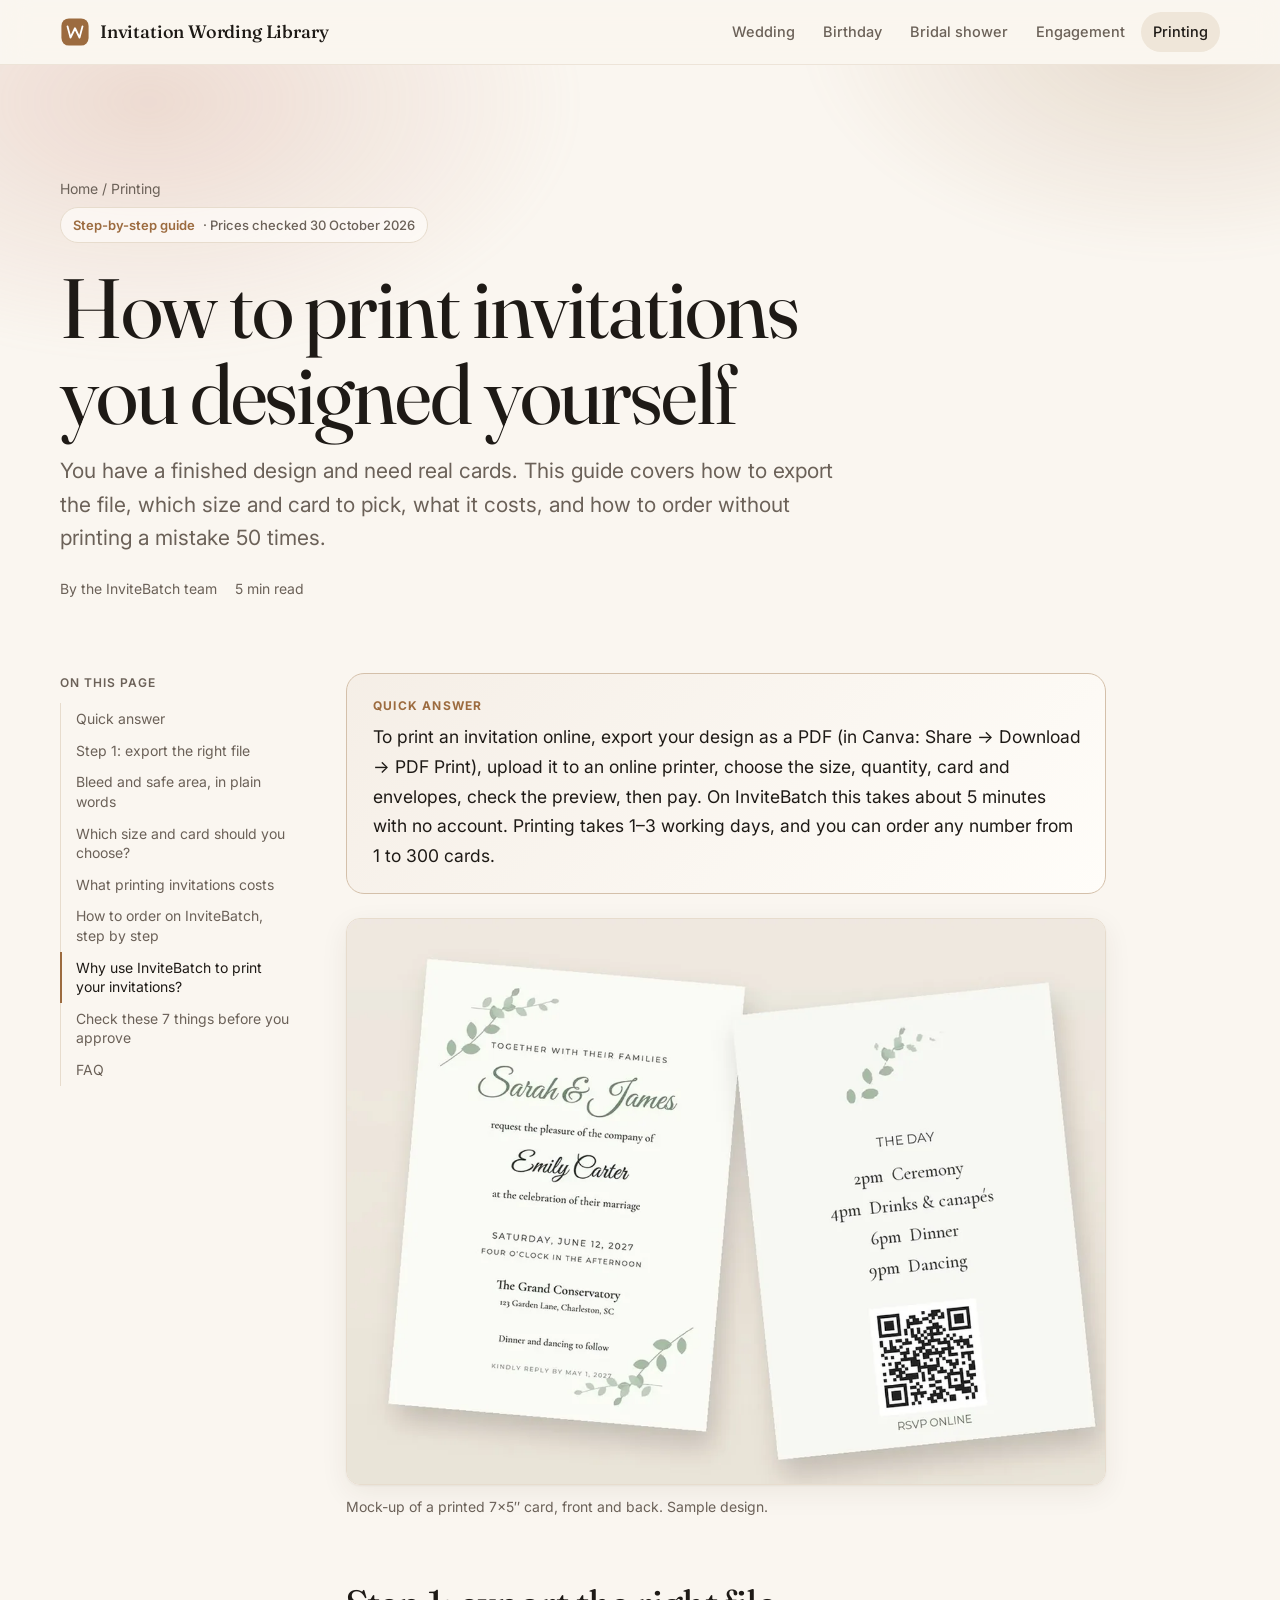
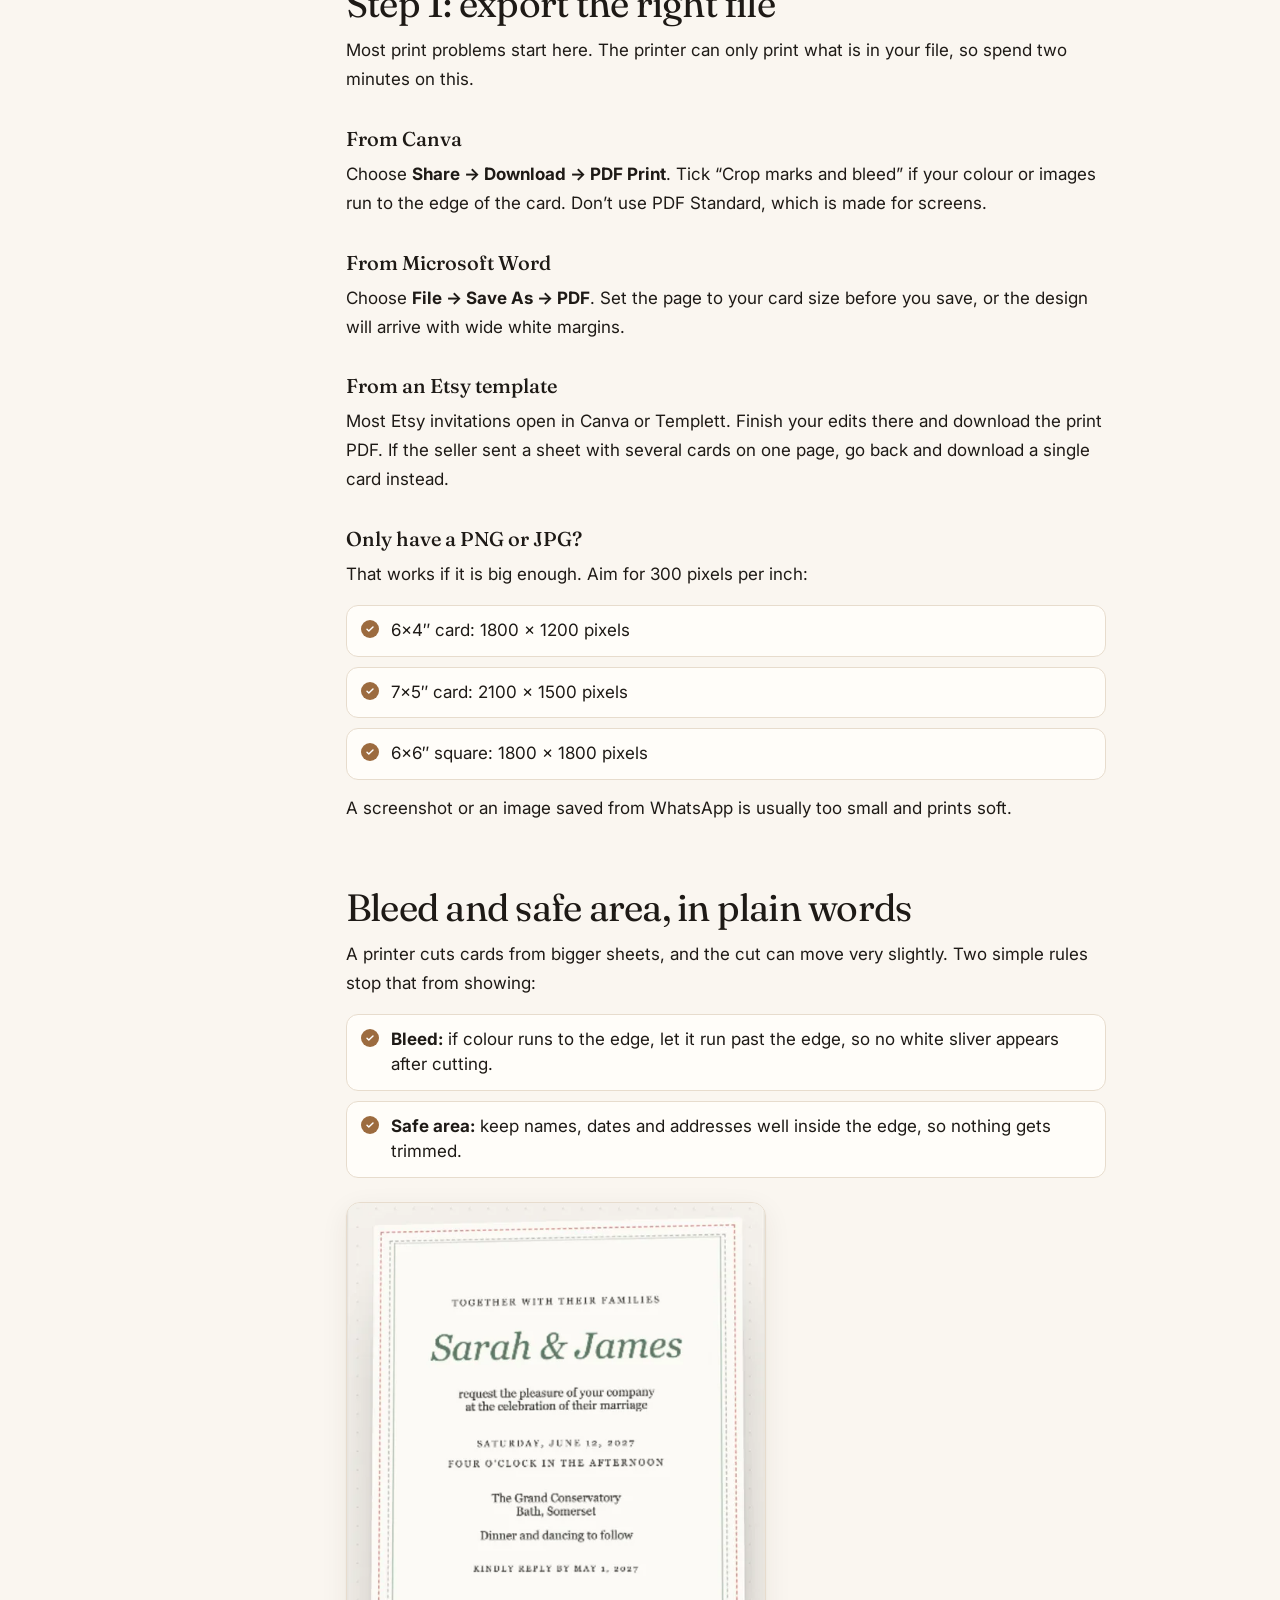
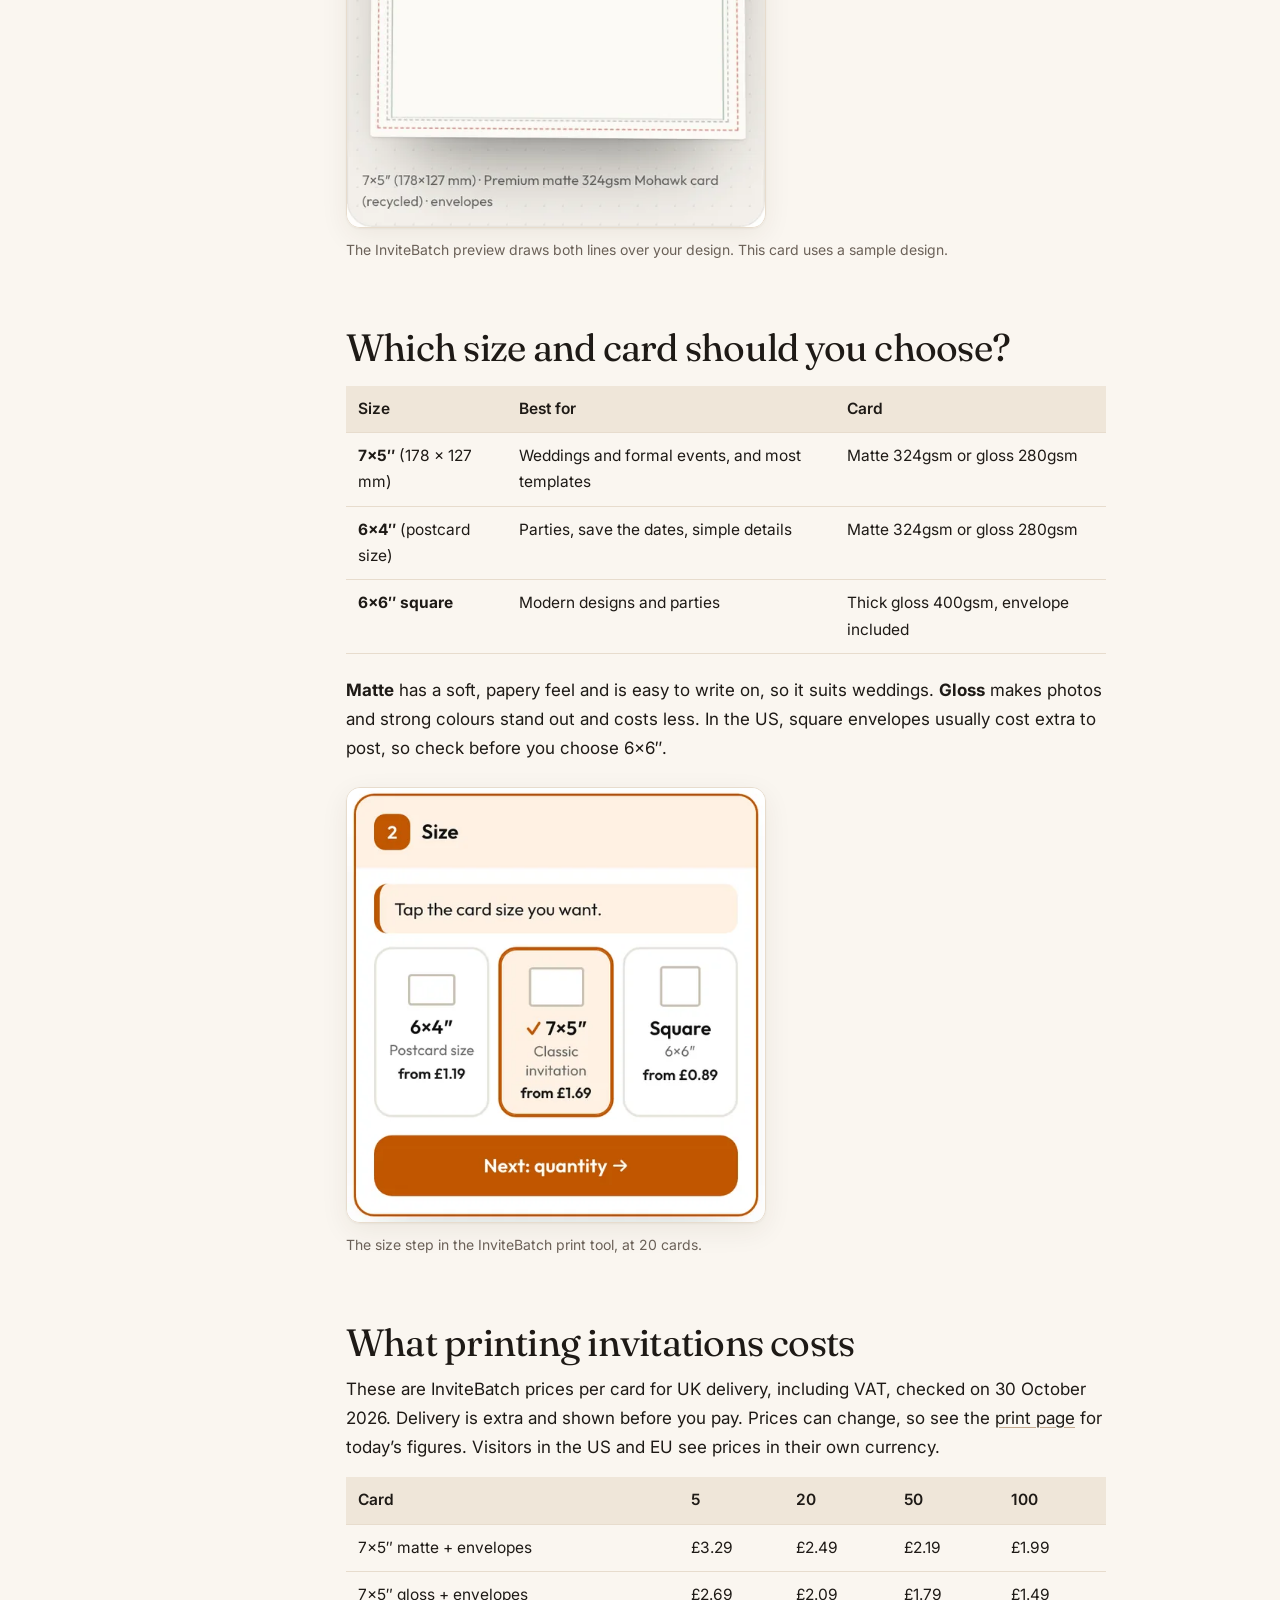
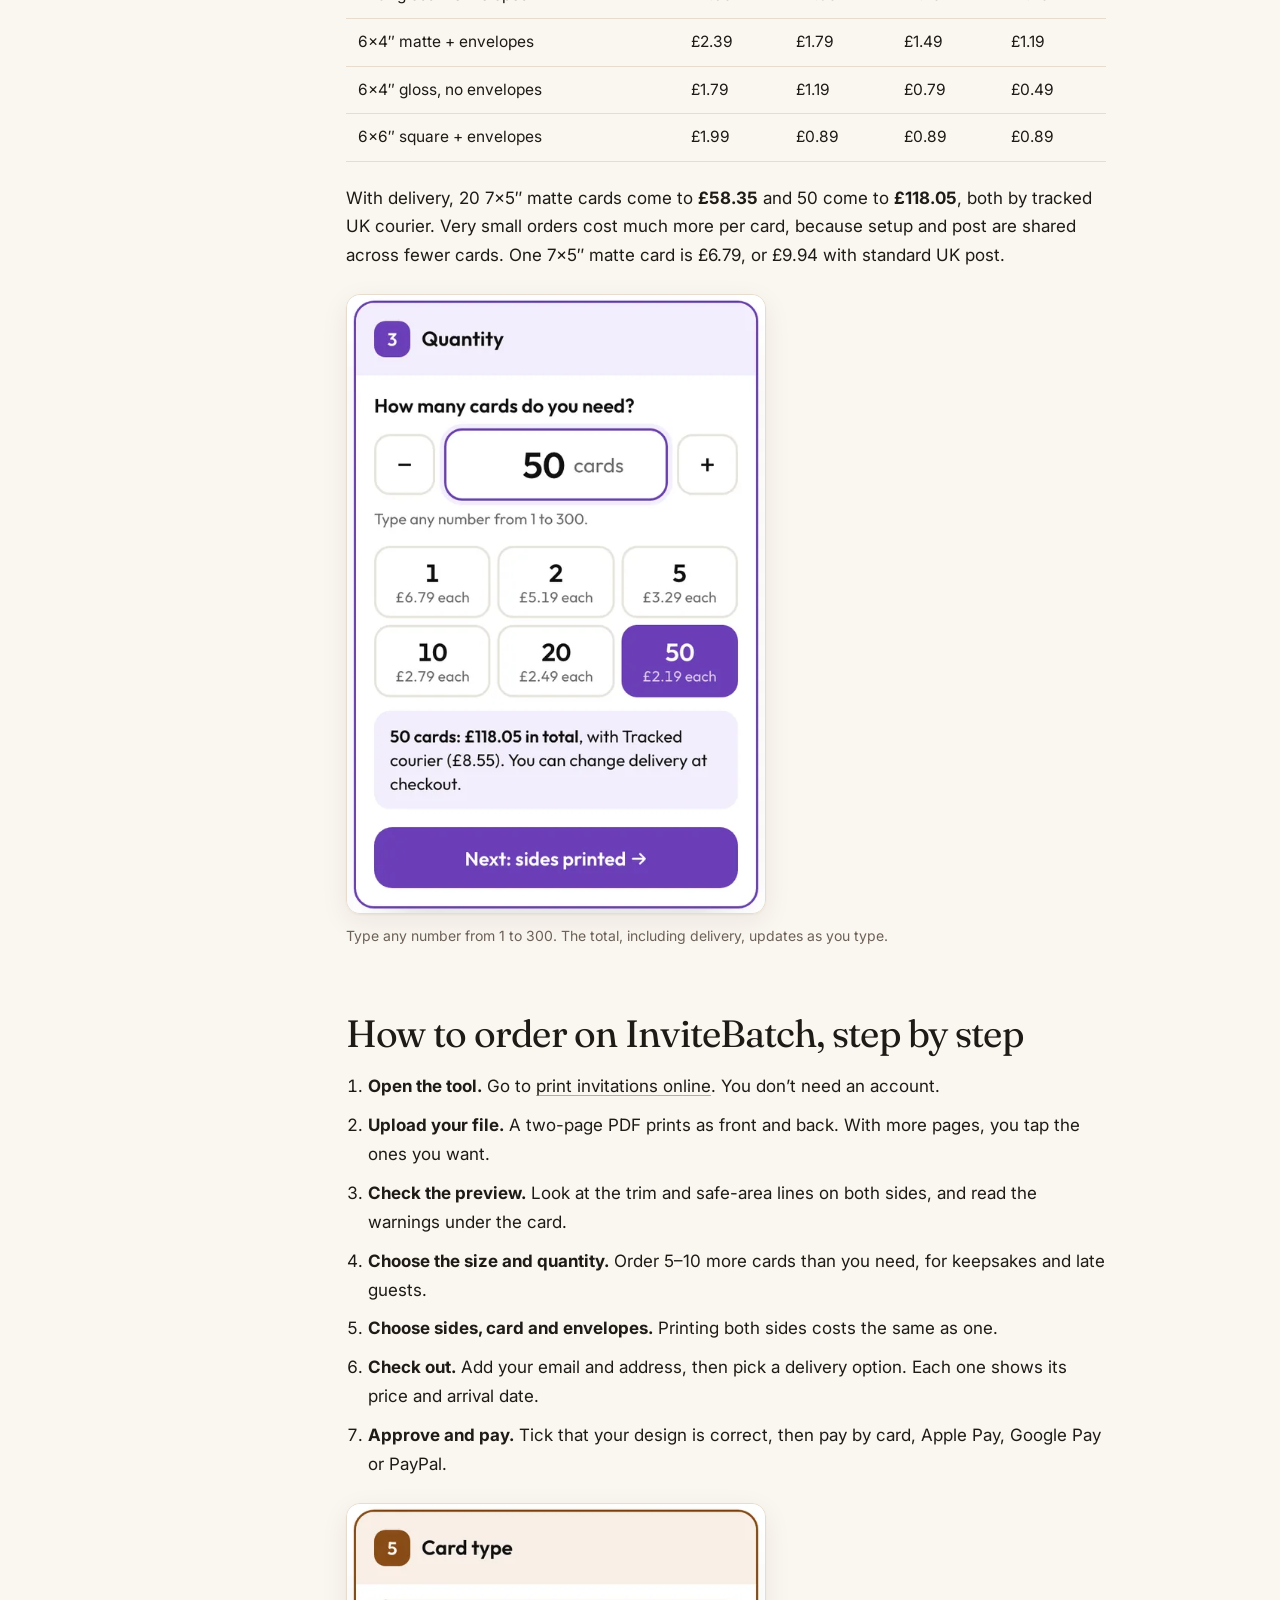
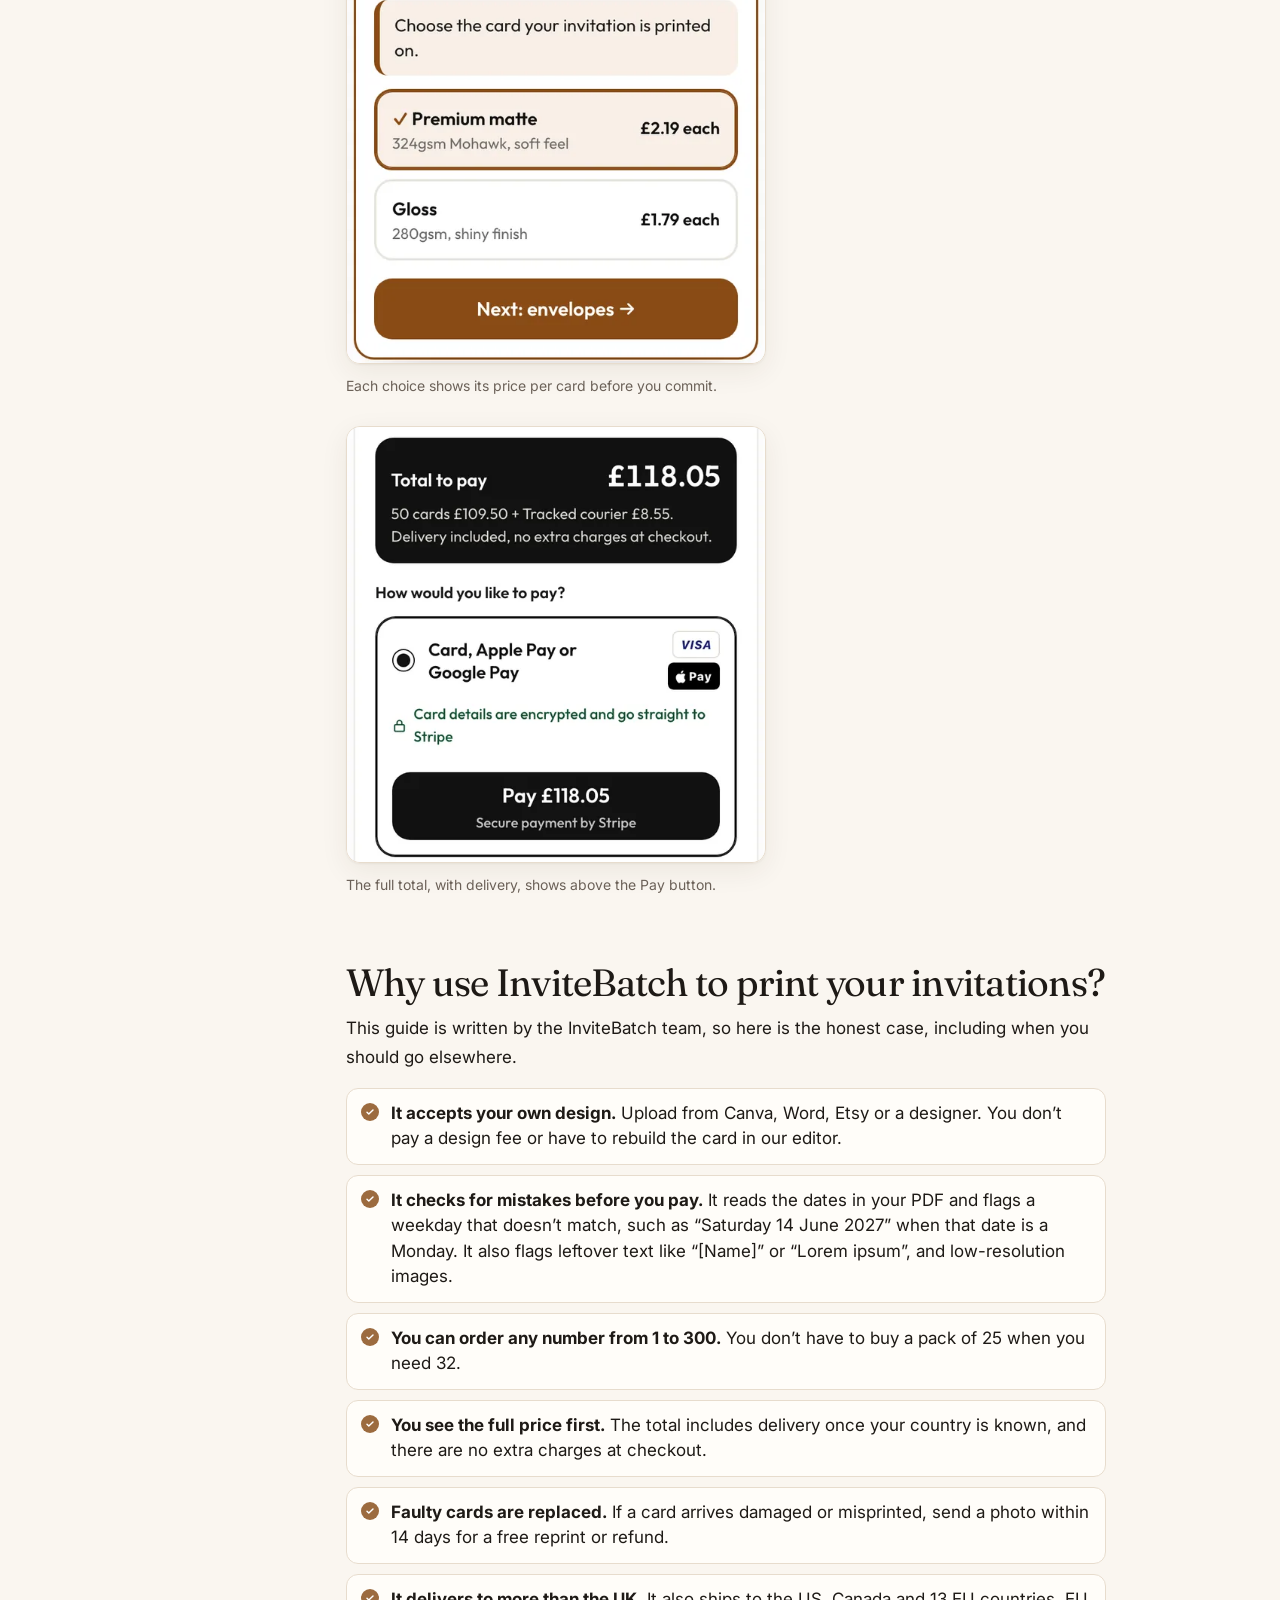
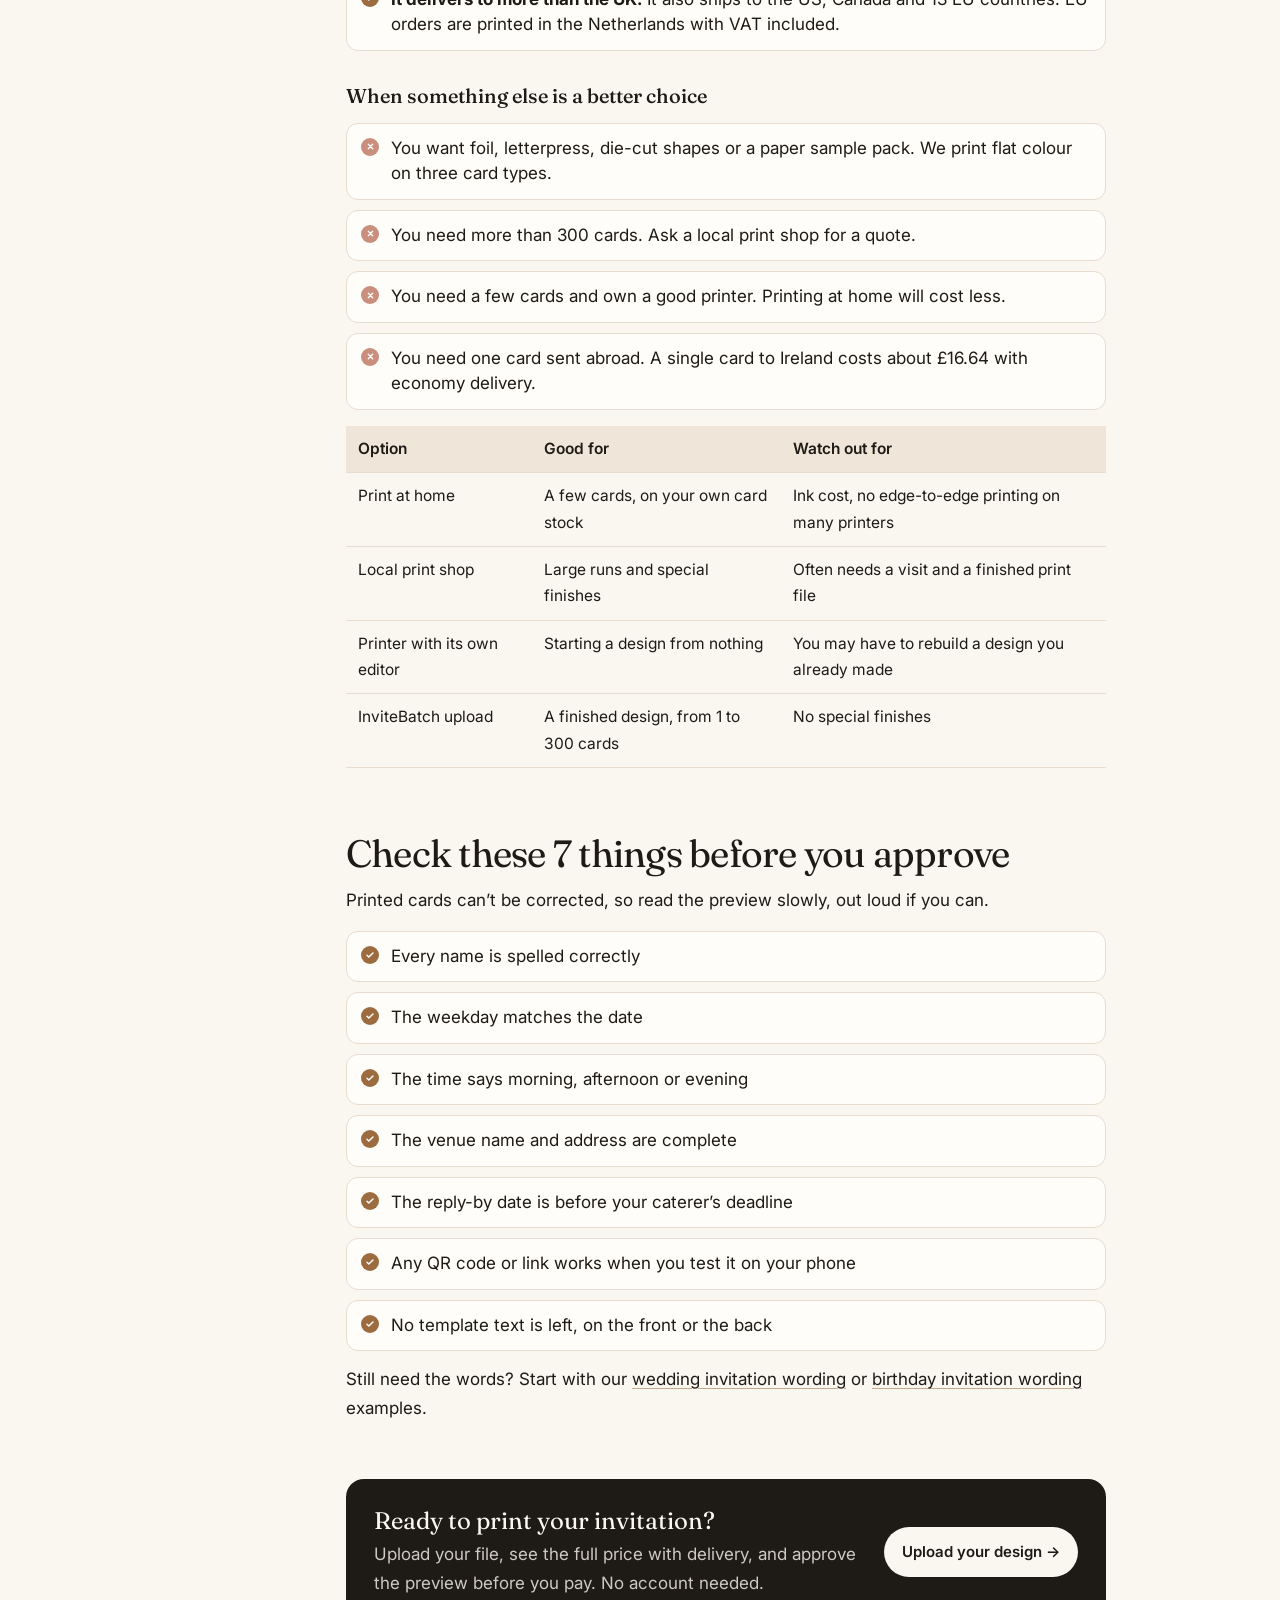
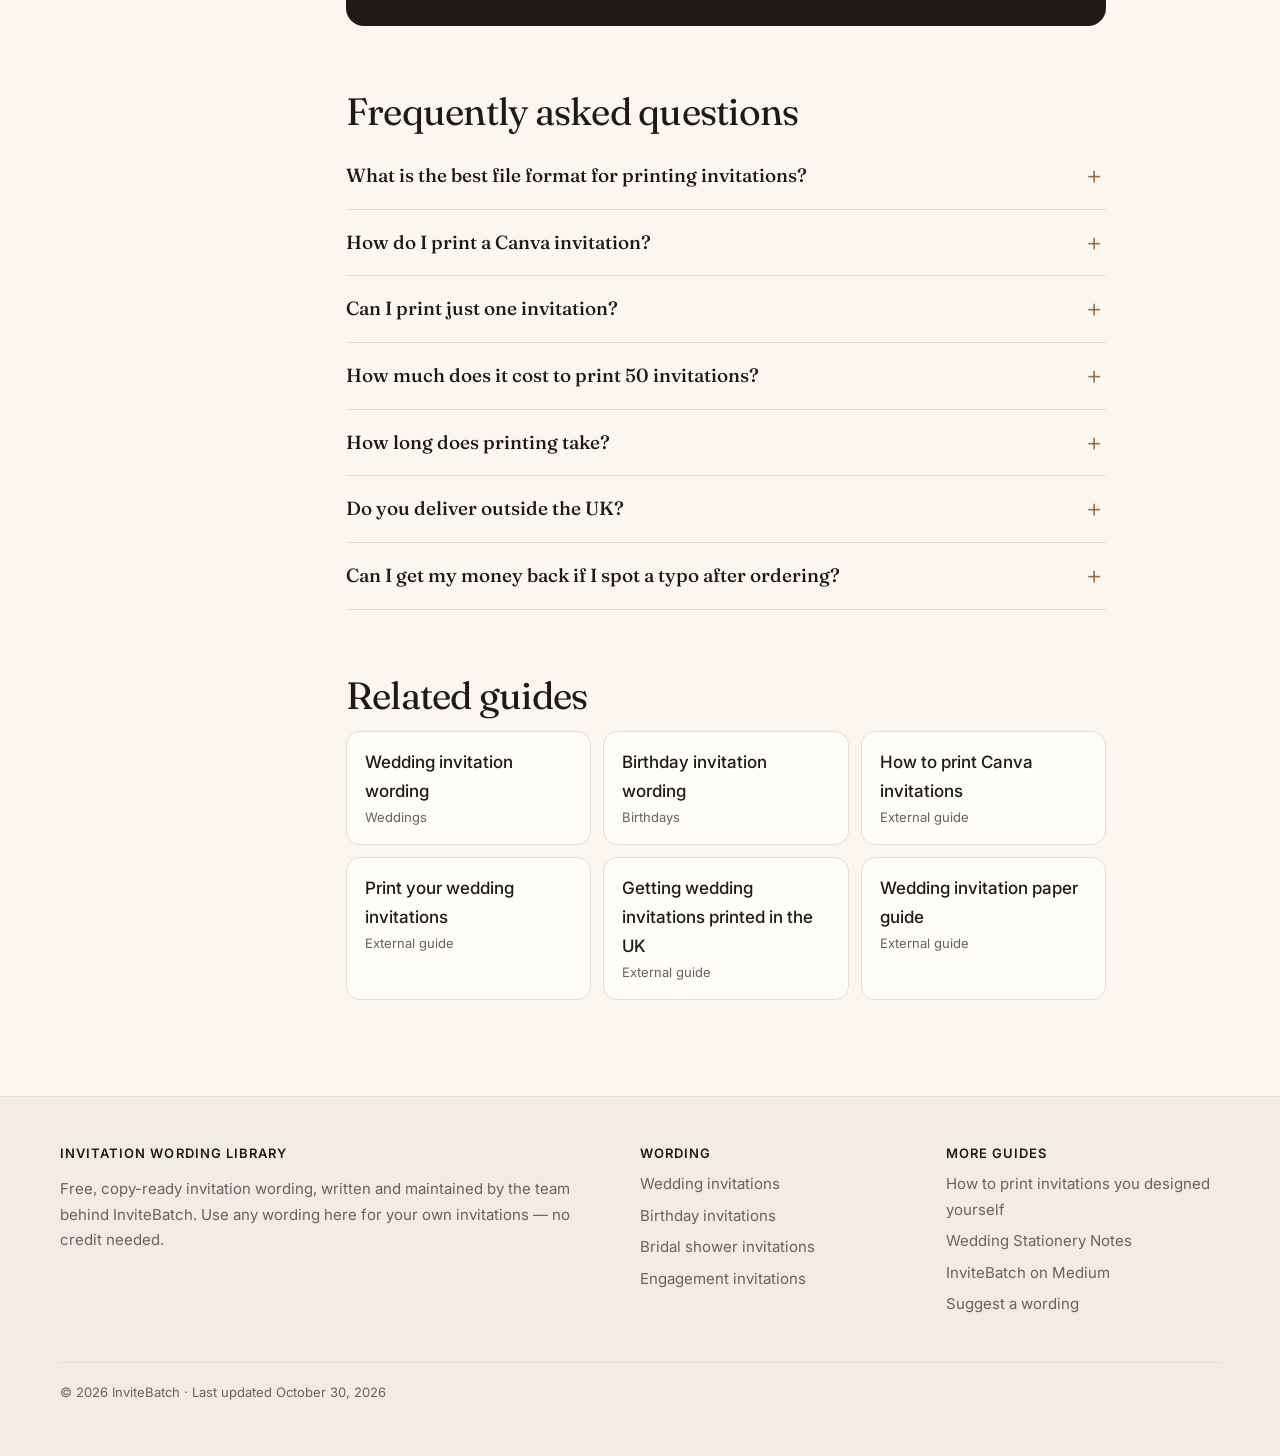
<file: how-to-print-invitations-online.html>
<!doctype html>
<html lang="en">
<head>
<meta charset="utf-8">
<meta name="viewport" content="width=device-width, initial-scale=1, viewport-fit=cover">
<title>How to Print Invitations Online: Canva, Word or Etsy Files (2026)</title>
<meta name="description" content="Print a Canva, Word or Etsy invitation online: file settings, sizes, card, real prices and a step-by-step order, from 1 card with delivery shown first.">
<link rel="canonical" href="https://invitebatch.github.io/how-to-print-invitations-online">
<meta name="robots" content="index, follow, max-image-preview:large, max-snippet:-1">
<meta name="google-site-verification" content="5FKan3LC466MVCaLJW-6gONJhbibiNBw5zTVTgxcgjc">
<meta name="theme-color" content="#faf6f0" media="(prefers-color-scheme: light)">
<meta name="theme-color" content="#141210" media="(prefers-color-scheme: dark)">
<meta property="og:site_name" content="Invitation Wording Library">
<meta property="og:type" content="article">
<meta property="og:title" content="How to Print Invitations Online: Canva, Word or Etsy Files (2026)">
<meta property="og:description" content="Print a Canva, Word or Etsy invitation online: file settings, sizes, card, real prices and a step-by-step order, from 1 card with delivery shown first.">
<meta property="og:url" content="https://invitebatch.github.io/how-to-print-invitations-online">
<meta property="og:image" content="https://invitebatch.github.io/og-how-to-print-invitations-online.png">
<meta property="og:image:width" content="1200"><meta property="og:image:height" content="630">
<meta property="og:locale" content="en_US">
<meta name="twitter:card" content="summary_large_image">
<link rel="icon" href="/favicon.svg" type="image/svg+xml">
<link rel="icon" href="/favicon-32.png" sizes="32x32" type="image/png">
<link rel="apple-touch-icon" href="/apple-touch-icon.png">
<link rel="manifest" href="/site.webmanifest">
<link rel="sitemap" type="application/xml" href="/sitemap.xml">
<link rel="preconnect" href="https://fonts.googleapis.com">
<link rel="preconnect" href="https://fonts.gstatic.com" crossorigin>
<link rel="stylesheet" href="https://fonts.googleapis.com/css2?family=Fraunces:ital,opsz,wght@0,9..144,300..600;1,9..144,300..500&family=Inter:wght@400;500;600&display=swap">
<link rel="stylesheet" href="/style.css?v=1ab57e50">
<script type="application/ld+json">{"@context": "https://schema.org", "@graph": [{"@type": "Organization", "@id": "https://invitebatch.github.io/#org", "name": "InviteBatch", "url": "https://invitebatch.com", "logo": {"@type": "ImageObject", "url": "https://invitebatch.github.io/icon-512.png"}}, {"@type": "WebSite", "@id": "https://invitebatch.github.io/#website", "url": "https://invitebatch.github.io/", "name": "Invitation Wording Library", "publisher": {"@id": "https://invitebatch.github.io/#org"}, "inLanguage": "en"}, {"@type": "Article", "@id": "https://invitebatch.github.io/how-to-print-invitations-online#article", "headline": "How to Print Invitations Online: Canva, Word or Etsy Files (2026)", "description": "Print a Canva, Word or Etsy invitation online: file settings, sizes, card, real prices and a step-by-step order, from 1 card with delivery shown first.", "url": "https://invitebatch.github.io/how-to-print-invitations-online", "mainEntityOfPage": "https://invitebatch.github.io/how-to-print-invitations-online", "image": "https://invitebatch.github.io/img/printed-invitation-front-and-back-sample.jpg", "datePublished": "2026-10-30", "dateModified": "2026-10-30", "inLanguage": "en", "author": {"@id": "https://invitebatch.github.io/#org"}, "publisher": {"@id": "https://invitebatch.github.io/#org"}, "isPartOf": {"@id": "https://invitebatch.github.io/#website"}, "about": "Printing invitations"}, {"@type": "HowTo", "name": "How to print invitations you designed yourself", "description": "To print an invitation online, export your design as a PDF (in Canva: Share → Download → PDF Print), upload it to an online printer, choose the size, quantity, card and envelopes, check the preview, then pay. On InviteBatch this takes about 5 minutes with no account. Printing takes 1–3 working days, and you can order any number from 1 to 300 cards.", "totalTime": "PT5M", "image": "https://invitebatch.github.io/img/printed-invitation-front-and-back-sample.jpg", "step": [{"@type": "HowToStep", "position": 1, "name": "Export your design as a PDF", "text": "In Canva use Share → Download → PDF Print. In Word use File → Save As → PDF. If you bought an Etsy template, download the PDF from your editor or from the seller.", "url": "https://invitebatch.github.io/how-to-print-invitations-online#order"}, {"@type": "HowToStep", "position": 2, "name": "Upload it and check the preview", "text": "Open the print tool and choose your file. It appears on a real-size card with a trim line and a safe-area line. A two-page PDF prints front and back.", "url": "https://invitebatch.github.io/how-to-print-invitations-online#order"}, {"@type": "HowToStep", "position": 3, "name": "Choose the size", "text": "Pick 6×4″, 7×5″ or 6×6″ square. 7×5″ is the classic invitation size.", "url": "https://invitebatch.github.io/how-to-print-invitations-online#order"}, {"@type": "HowToStep", "position": 4, "name": "Type how many cards you need", "text": "Type any number from 1 to 300. The price per card and the total update as you type.", "url": "https://invitebatch.github.io/how-to-print-invitations-online#order"}, {"@type": "HowToStep", "position": 5, "name": "Choose sides, card and envelopes", "text": "Choose one or both sides, matte or gloss card, and envelopes or none. Printing both sides costs the same as one.", "url": "https://invitebatch.github.io/how-to-print-invitations-online#order"}, {"@type": "HowToStep", "position": 6, "name": "Add your address and pay", "text": "Enter your email and address, pick a delivery option, tick that your design is correct, then pay by card, Apple Pay, Google Pay or PayPal.", "url": "https://invitebatch.github.io/how-to-print-invitations-online#order"}]}, {"@type": "BreadcrumbList", "itemListElement": [{"@type": "ListItem", "position": 1, "name": "Home", "item": "https://invitebatch.github.io/"}, {"@type": "ListItem", "position": 2, "name": "Printing", "item": "https://invitebatch.github.io/how-to-print-invitations-online"}]}, {"@type": "FAQPage", "mainEntity": [{"@type": "Question", "name": "What is the best file format for printing invitations?", "acceptedAnswer": {"@type": "Answer", "text": "A PDF. Text stays sharp at any size, while a PNG or JPG depends on its pixel size. If you only have an image, aim for 300 pixels per inch: 2100 × 1500 pixels for a 7×5″ card."}}, {"@type": "Question", "name": "How do I print a Canva invitation?", "acceptedAnswer": {"@type": "Answer", "text": "In Canva choose Share → Download → PDF Print, and tick “Crop marks and bleed” if your design has colour or images running to the edge. Upload that PDF to a print service such as InviteBatch. Page 1 becomes the front and page 2 the back."}}, {"@type": "Question", "name": "Can I print just one invitation?", "acceptedAnswer": {"@type": "Answer", "text": "Yes. InviteBatch prints from 1 card. A single 7×5″ matte card with an envelope costs £9.94 with standard UK post, so it is also a cheap way to see the real card before you order the full set."}}, {"@type": "Question", "name": "How much does it cost to print 50 invitations?", "acceptedAnswer": {"@type": "Answer", "text": "On InviteBatch, 50 7×5″ matte cards with envelopes cost £109.50, or £118.05 with tracked UK courier. 50 7×5″ gloss cards with envelopes are £1.79 each. Prices checked 30 October 2026."}}, {"@type": "Question", "name": "How long does printing take?", "acceptedAnswer": {"@type": "Answer", "text": "Cards are printed in 1–3 working days, then delivery depends on the option you pick. Every option shows its price and expected arrival date before you pay."}}, {"@type": "Question", "name": "Do you deliver outside the UK?", "acceptedAnswer": {"@type": "Answer", "text": "Yes: the United States, Canada and 13 EU countries. Prices are worked out for your country at checkout, and small orders abroad cost noticeably more because of delivery. Import charges may apply in the US and Canada."}}, {"@type": "Question", "name": "Can I get my money back if I spot a typo after ordering?", "acceptedAnswer": {"@type": "Answer", "text": "No. Cards are made to order and printed exactly as you approve them, so there are no change-of-mind returns. If a card arrives faulty or damaged, send a photo within 14 days and it is reprinted free or refunded."}}]}]}</script>
</head>
<body>
<a class="skip" href="#main">Skip to content</a>
<header class="top"><div class="wrap"><a class="logo" href="/"><svg viewBox="0 0 32 32" aria-hidden="true"><rect x="1.5" y="1.5" width="29" height="29" rx="8" fill="#9c6b3f"/><path d="M8 10l3.2 12L16 12l4.8 10L24 10" fill="none" stroke="#fff" stroke-width="2" stroke-linecap="round" stroke-linejoin="round"/></svg><span>Invitation Wording Library</span></a><nav class="nav" aria-label="Wording categories"><a href="/wedding-invitation-wording">Wedding</a><a href="/birthday-invitation-wording">Birthday</a><a href="/bridal-shower-invitation-wording">Bridal shower</a><a href="/engagement-party-invitation-wording">Engagement</a><a href="/how-to-print-invitations-online" aria-current=page>Printing</a></nav></div></header>
<main id="main">
<section class="hero"><div class="wrap">
<nav class="crumbs" aria-label="Breadcrumb"><a href="/">Home</a> / Printing</nav>
<span class="eyebrow"><b>Step-by-step guide</b> · Prices checked 30 October 2026</span>
<h1>How to print invitations you designed yourself</h1>
<p class="lede">You have a finished design and need real cards. This guide covers how to export the file, which size and card to pick, what it costs, and how to order without printing a mistake 50 times.</p>
<div class="meta"><span>By the InviteBatch team</span><span>5 min read</span></div>
</div></section>
<div class="wrap layout">
<aside class="toc" aria-label="On this page"><p>On this page</p><ol><li><a href="#quick-answer">Quick answer</a></li><li><a href="#export">Step 1: export the right file</a></li><li><a href="#bleed">Bleed and safe area, in plain words</a></li><li><a href="#size">Which size and card should you choose?</a></li><li><a href="#prices">What printing invitations costs</a></li><li><a href="#order">How to order on InviteBatch, step by step</a></li><li><a href="#why">Why use InviteBatch to print your invitations?</a></li><li><a href="#checklist">Check these 7 things before you approve</a></li><li><a href="#faq">FAQ</a></li></ol></aside>
<article class="prose">
<section id="quick-answer" class="answer"><strong>Quick answer</strong><p>To print an invitation online, export your design as a PDF (in Canva: Share → Download → PDF Print), upload it to an online printer, choose the size, quantity, card and envelopes, check the preview, then pay. On InviteBatch this takes about 5 minutes with no account. Printing takes 1–3 working days, and you can order any number from 1 to 300 cards.</p></section>
<figure class="wide"><img src="/img/printed-invitation-front-and-back-sample.webp" width="1200" height="894" fetchpriority="high" alt="Front and back of a printed 7×5 inch wedding invitation with a QR code for online RSVP"><figcaption>Mock-up of a printed 7×5″ card, front and back. Sample design.</figcaption></figure>
<h2 id="export">Step 1: export the right file</h2>
<p>Most print problems start here. The printer can only print what is in your file, so spend two minutes on this.</p>
<h3>From Canva</h3>
<p>Choose <strong>Share → Download → PDF Print</strong>. Tick “Crop marks and bleed” if your colour or images run to the edge of the card. Don’t use PDF Standard, which is made for screens.</p>
<h3>From Microsoft Word</h3>
<p>Choose <strong>File → Save As → PDF</strong>. Set the page to your card size before you save, or the design will arrive with wide white margins.</p>
<h3>From an Etsy template</h3>
<p>Most Etsy invitations open in Canva or Templett. Finish your edits there and download the print PDF. If the seller sent a sheet with several cards on one page, go back and download a single card instead.</p>
<h3>Only have a PNG or JPG?</h3>
<p>That works if it is big enough. Aim for 300 pixels per inch:</p>
<ul class="checks"><li>6×4″ card: 1800 × 1200 pixels</li><li>7×5″ card: 2100 × 1500 pixels</li><li>6×6″ square: 1800 × 1800 pixels</li></ul>
<p>A screenshot or an image saved from WhatsApp is usually too small and prints soft.</p>
<h2 id="bleed">Bleed and safe area, in plain words</h2>
<p>A printer cuts cards from bigger sheets, and the cut can move very slightly. Two simple rules stop that from showing:</p>
<ul class="checks"><li><strong>Bleed:</strong> if colour runs to the edge, let it run past the edge, so no white sliver appears after cutting.</li><li><strong>Safe area:</strong> keep names, dates and addresses well inside the edge, so nothing gets trimmed.</li></ul>
<figure><img src="/img/print-invitation-online-proof-trim-safe-area.webp" width="537" height="802" loading="lazy" alt="Invitation PDF previewed on a 7×5 inch card with a red trim line and a grey safe-area line"><figcaption>The InviteBatch preview draws both lines over your design. This card uses a sample design.</figcaption></figure>
<h2 id="size">Which size and card should you choose?</h2>
<div class=tbl><table><thead><tr><th>Size</th><th>Best for</th><th>Card</th></tr></thead><tbody>
<tr><td><strong>7×5″</strong> (178 × 127 mm)</td><td>Weddings and formal events, and most templates</td><td>Matte 324gsm or gloss 280gsm</td></tr>
<tr><td><strong>6×4″</strong> (postcard size)</td><td>Parties, save the dates, simple details</td><td>Matte 324gsm or gloss 280gsm</td></tr>
<tr><td><strong>6×6″ square</strong></td><td>Modern designs and parties</td><td>Thick gloss 400gsm, envelope included</td></tr>
</tbody></table></div>
<p><strong>Matte</strong> has a soft, papery feel and is easy to write on, so it suits weddings. <strong>Gloss</strong> makes photos and strong colours stand out and costs less. In the US, square envelopes usually cost extra to post, so check before you choose 6×6″.</p>
<figure><img src="/img/choose-invitation-size-6x4-7x5-square.webp" width="555" height="577" loading="lazy" alt="Size step showing 6×4 inch, 7×5 inch and 6×6 inch square invitation cards with a starting price for each"><figcaption>The size step in the InviteBatch print tool, at 20 cards.</figcaption></figure>
<h2 id="prices">What printing invitations costs</h2>
<p>These are InviteBatch prices per card for UK delivery, including VAT, checked on 30 October 2026. Delivery is extra and shown before you pay. Prices can change, so see the <a href="https://invitebatch.com/print">print page</a> for today’s figures. Visitors in the US and EU see prices in their own currency.</p>
<div class=tbl><table><thead><tr><th>Card</th><th>5</th><th>20</th><th>50</th><th>100</th></tr></thead><tbody>
<tr><td>7×5″ matte + envelopes</td><td>£3.29</td><td>£2.49</td><td>£2.19</td><td>£1.99</td></tr>
<tr><td>7×5″ gloss + envelopes</td><td>£2.69</td><td>£2.09</td><td>£1.79</td><td>£1.49</td></tr>
<tr><td>6×4″ matte + envelopes</td><td>£2.39</td><td>£1.79</td><td>£1.49</td><td>£1.19</td></tr>
<tr><td>6×4″ gloss, no envelopes</td><td>£1.79</td><td>£1.19</td><td>£0.79</td><td>£0.49</td></tr>
<tr><td>6×6″ square + envelopes</td><td>£1.99</td><td>£0.89</td><td>£0.89</td><td>£0.89</td></tr>
</tbody></table></div>
<p>With delivery, 20 7×5″ matte cards come to <strong>£58.35</strong> and 50 come to <strong>£118.05</strong>, both by tracked UK courier. Very small orders cost much more per card, because setup and post are shared across fewer cards. One 7×5″ matte card is £6.79, or £9.94 with standard UK post.</p>
<figure><img src="/img/invitation-quantity-price-per-card.webp" width="555" height="820" loading="lazy" alt="Quantity step with 50 typed in and price per card for 1, 2, 5, 10, 20 and 50 cards, showing a total of £118.05 with tracked courier"><figcaption>Type any number from 1 to 300. The total, including delivery, updates as you type.</figcaption></figure>
<h2 id="order">How to order on InviteBatch, step by step</h2>
<ol class="plain">
<li><strong>Open the tool.</strong> Go to <a href="https://invitebatch.com/print">print invitations online</a>. You don’t need an account.</li>
<li><strong>Upload your file.</strong> A two-page PDF prints as front and back. With more pages, you tap the ones you want.</li>
<li><strong>Check the preview.</strong> Look at the trim and safe-area lines on both sides, and read the warnings under the card.</li>
<li><strong>Choose the size and quantity.</strong> Order 5–10 more cards than you need, for keepsakes and late guests.</li>
<li><strong>Choose sides, card and envelopes.</strong> Printing both sides costs the same as one.</li>
<li><strong>Check out.</strong> Add your email and address, then pick a delivery option. Each one shows its price and arrival date.</li>
<li><strong>Approve and pay.</strong> Tick that your design is correct, then pay by card, Apple Pay, Google Pay or PayPal.</li>
</ol>
<figure><img src="/img/matte-or-gloss-invitation-card-price.webp" width="555" height="610" loading="lazy" alt="Card type step comparing premium matte 324gsm at £2.19 each with gloss 280gsm at £1.79 each for 50 cards"><figcaption>Each choice shows its price per card before you commit.</figcaption></figure>
<figure><img src="/img/invitation-order-total-before-payment.webp" width="555" height="577" loading="lazy" alt="Checkout box showing a total to pay of £118.05 for 50 cards including tracked courier delivery"><figcaption>The full total, with delivery, shows above the Pay button.</figcaption></figure>
<h2 id="why">Why use InviteBatch to print your invitations?</h2>
<p>This guide is written by the InviteBatch team, so here is the honest case, including when you should go elsewhere.</p>
<ul class="checks">
<li><strong>It accepts your own design.</strong> Upload from Canva, Word, Etsy or a designer. You don’t pay a design fee or have to rebuild the card in our editor.</li>
<li><strong>It checks for mistakes before you pay.</strong> It reads the dates in your PDF and flags a weekday that doesn’t match, such as “Saturday 14 June 2027” when that date is a Monday. It also flags leftover text like “[Name]” or “Lorem ipsum”, and low-resolution images.</li>
<li><strong>You can order any number from 1 to 300.</strong> You don’t have to buy a pack of 25 when you need 32.</li>
<li><strong>You see the full price first.</strong> The total includes delivery once your country is known, and there are no extra charges at checkout.</li>
<li><strong>Faulty cards are replaced.</strong> If a card arrives damaged or misprinted, send a photo within 14 days for a free reprint or refund.</li>
<li><strong>It delivers to more than the UK.</strong> It also ships to the US, Canada and 13 EU countries. EU orders are printed in the Netherlands with VAT included.</li>
</ul>
<h3>When something else is a better choice</h3>
<ul class="checks no">
<li>You want foil, letterpress, die-cut shapes or a paper sample pack. We print flat colour on three card types.</li>
<li>You need more than 300 cards. Ask a local print shop for a quote.</li>
<li>You need a few cards and own a good printer. Printing at home will cost less.</li>
<li>You need one card sent abroad. A single card to Ireland costs about £16.64 with economy delivery.</li>
</ul>
<div class=tbl><table><thead><tr><th>Option</th><th>Good for</th><th>Watch out for</th></tr></thead><tbody>
<tr><td>Print at home</td><td>A few cards, on your own card stock</td><td>Ink cost, no edge-to-edge printing on many printers</td></tr>
<tr><td>Local print shop</td><td>Large runs and special finishes</td><td>Often needs a visit and a finished print file</td></tr>
<tr><td>Printer with its own editor</td><td>Starting a design from nothing</td><td>You may have to rebuild a design you already made</td></tr>
<tr><td>InviteBatch upload</td><td>A finished design, from 1 to 300 cards</td><td>No special finishes</td></tr>
</tbody></table></div>
<h2 id="checklist">Check these 7 things before you approve</h2>
<p>Printed cards can’t be corrected, so read the preview slowly, out loud if you can.</p>
<ul class="checks">
<li>Every name is spelled correctly</li>
<li>The weekday matches the date</li>
<li>The time says morning, afternoon or evening</li>
<li>The venue name and address are complete</li>
<li>The reply-by date is before your caterer’s deadline</li>
<li>Any QR code or link works when you test it on your phone</li>
<li>No template text is left, on the front or the back</li>
</ul>
<p>Still need the words? Start with our <a href="/wedding-invitation-wording">wedding invitation wording</a> or <a href="/birthday-invitation-wording">birthday invitation wording</a> examples.</p>

<aside class="cta"><div><strong>Ready to print your invitation?</strong><p>Upload your file, see the full price with delivery, and approve the preview before you pay. No account needed.</p></div><a href="https://invitebatch.com/print">Upload your design →</a></aside>
<h2 id="faq">Frequently asked questions</h2>
<details><summary>What is the best file format for printing invitations?</summary><p>A PDF. Text stays sharp at any size, while a PNG or JPG depends on its pixel size. If you only have an image, aim for 300 pixels per inch: 2100 × 1500 pixels for a 7×5″ card.</p></details><details><summary>How do I print a Canva invitation?</summary><p>In Canva choose Share → Download → PDF Print, and tick “Crop marks and bleed” if your design has colour or images running to the edge. Upload that PDF to a print service such as InviteBatch. Page 1 becomes the front and page 2 the back.</p></details><details><summary>Can I print just one invitation?</summary><p>Yes. InviteBatch prints from 1 card. A single 7×5″ matte card with an envelope costs £9.94 with standard UK post, so it is also a cheap way to see the real card before you order the full set.</p></details><details><summary>How much does it cost to print 50 invitations?</summary><p>On InviteBatch, 50 7×5″ matte cards with envelopes cost £109.50, or £118.05 with tracked UK courier. 50 7×5″ gloss cards with envelopes are £1.79 each. Prices checked 30 October 2026.</p></details><details><summary>How long does printing take?</summary><p>Cards are printed in 1–3 working days, then delivery depends on the option you pick. Every option shows its price and expected arrival date before you pay.</p></details><details><summary>Do you deliver outside the UK?</summary><p>Yes: the United States, Canada and 13 EU countries. Prices are worked out for your country at checkout, and small orders abroad cost noticeably more because of delivery. Import charges may apply in the US and Canada.</p></details><details><summary>Can I get my money back if I spot a typo after ordering?</summary><p>No. Cards are made to order and printed exactly as you approve them, so there are no change-of-mind returns. If a card arrives faulty or damaged, send a photo within 14 days and it is reprinted free or refunded.</p></details>
<h2 id="related">Related guides</h2>
<div class="related"><a href="/wedding-invitation-wording">Wedding invitation wording<span>Weddings</span></a><a href="/birthday-invitation-wording">Birthday invitation wording<span>Birthdays</span></a><a href="https://invitebatch.com/print/canva-invitations">How to print Canva invitations<span>External guide</span></a><a href="https://invitebatch.com/print/wedding-invitations">Print your wedding invitations<span>External guide</span></a><a href="https://weddingstationerynotes.wordpress.com/2026/10/30/how-to-print-wedding-invitations-uk/">Getting wedding invitations printed in the UK<span>External guide</span></a><a href="https://weddingstationerynotes.wordpress.com/2026/10/19/wedding-invitation-paper-guide/">Wedding invitation paper guide<span>External guide</span></a></div>
</article>
</div>
</main>
<footer class="foot"><div class="wrap">
<div><h4>Invitation Wording Library</h4><p>Free, copy-ready invitation wording, written and maintained by the team behind <a href="https://invitebatch.com">InviteBatch</a>. Use any wording here for your own invitations — no credit needed.</p></div>
<div><h4>Wording</h4><ul><li><a href="/wedding-invitation-wording">Wedding invitations</a></li><li><a href="/birthday-invitation-wording">Birthday invitations</a></li><li><a href="/bridal-shower-invitation-wording">Bridal shower invitations</a></li><li><a href="/engagement-party-invitation-wording">Engagement invitations</a></li></ul></div>
<div><h4>More guides</h4><ul><li><a href="/how-to-print-invitations-online">How to print invitations you designed yourself</a></li><li><a href="https://weddingstationerynotes.wordpress.com">Wedding Stationery Notes</a></li><li><a href="https://invitebatch.medium.com">InviteBatch on Medium</a></li><li><a href="https://github.com/invitebatch/invitebatch.github.io/issues">Suggest a wording</a></li></ul></div>
<p class="small">© 2026 InviteBatch · Last updated <time datetime="2026-10-30">October 30, 2026</time></p>
</div></footer>
<script>document.querySelectorAll('.copy').forEach(b=>b.addEventListener('click',async()=>{const t=b.closest('.ex').querySelector('blockquote').innerText.trim();try{await navigator.clipboard.writeText(t)}catch(e){const a=document.createElement('textarea');a.value=t;document.body.appendChild(a);a.select();document.execCommand('copy');a.remove()}const l=b.querySelector('span');b.classList.add('done');l.textContent='Copied';setTimeout(()=>{b.classList.remove('done');l.textContent='Copy'},1600)}));
const fb=document.querySelectorAll('.filters button');fb.forEach(b=>b.addEventListener('click',()=>{fb.forEach(x=>x.setAttribute('aria-pressed',x===b));const t=b.dataset.tone;document.querySelectorAll('.ex').forEach(e=>e.hidden=t!=='all'&&e.dataset.tone!==t)}));
const links=[...document.querySelectorAll('.toc a')];if(links.length&&'IntersectionObserver'in window){const io=new IntersectionObserver(es=>{es.forEach(e=>{if(e.isIntersecting){links.forEach(l=>l.classList.toggle('on',l.getAttribute('href')==='#'+e.target.id))}})},{rootMargin:'-20% 0px -70% 0px'});links.forEach(l=>{const s=document.querySelector(l.getAttribute('href'));s&&io.observe(s)})}</script>
</body>
</html>
</file>
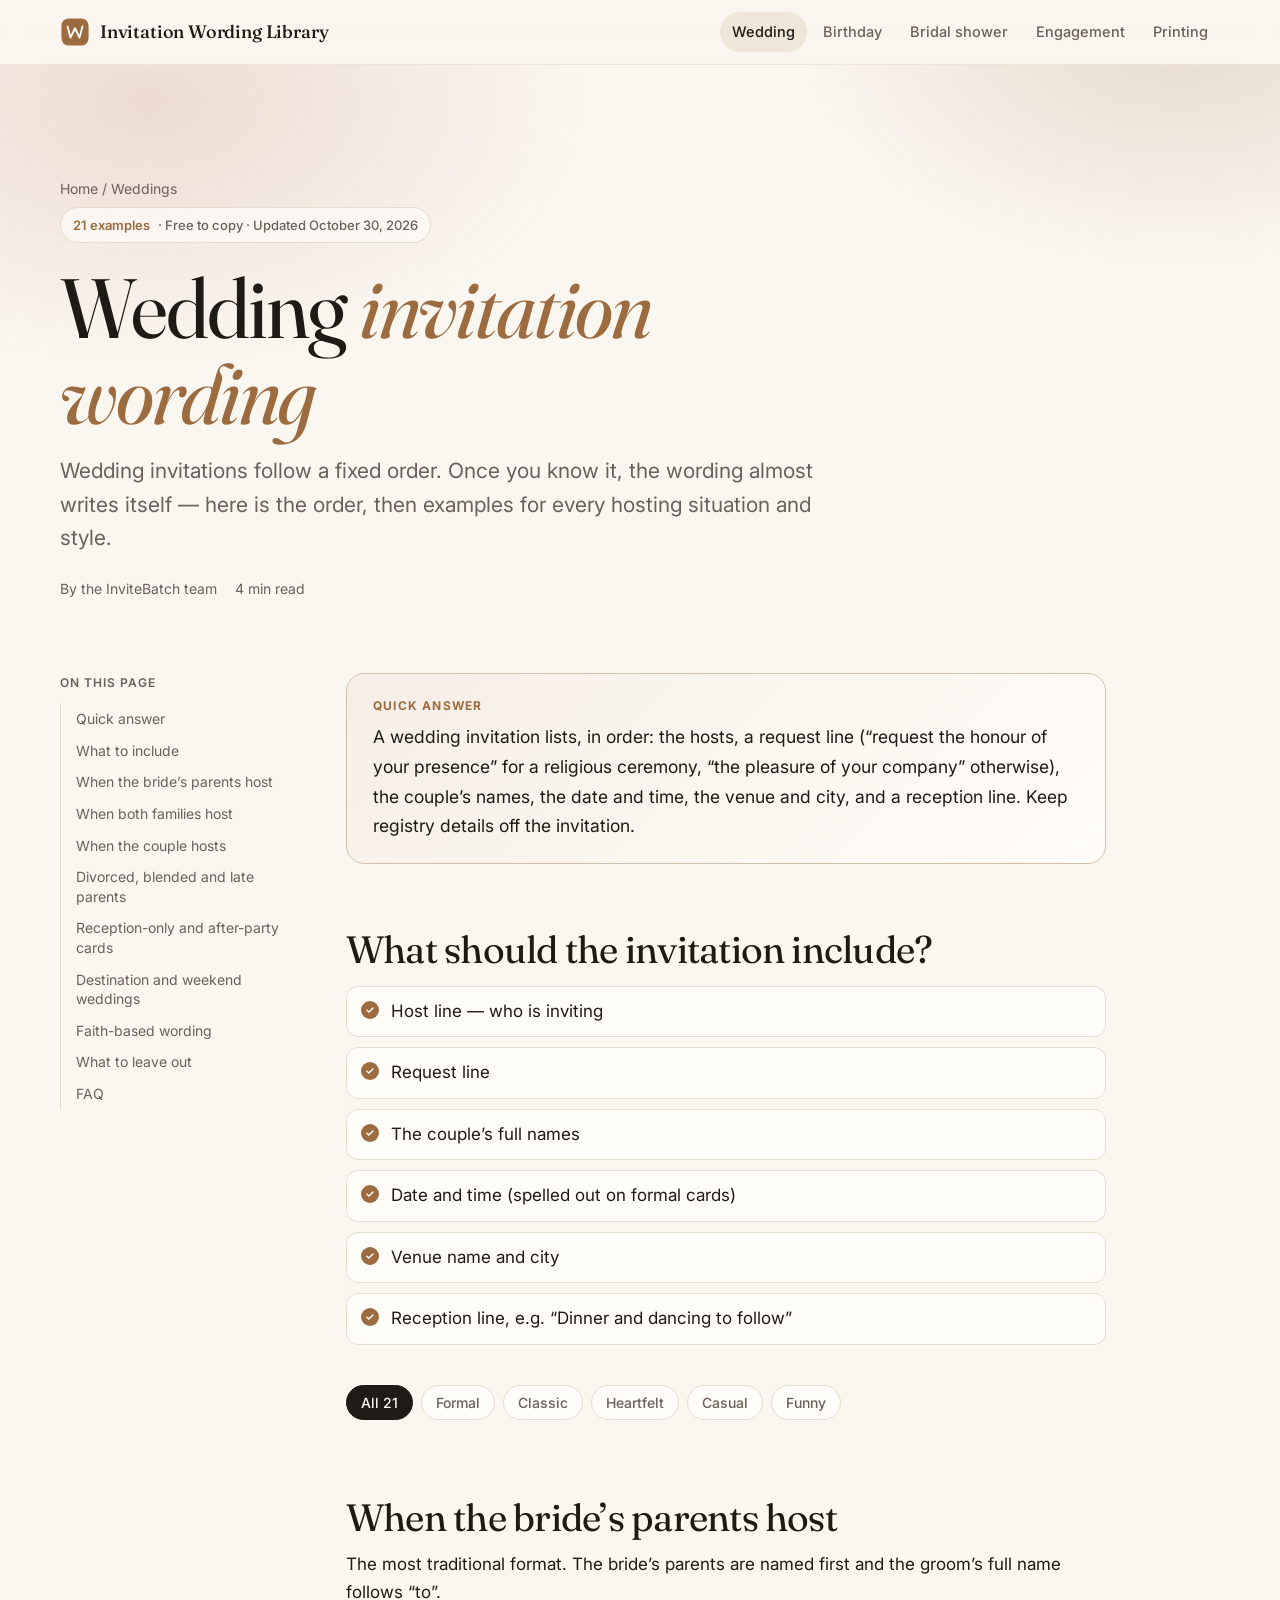
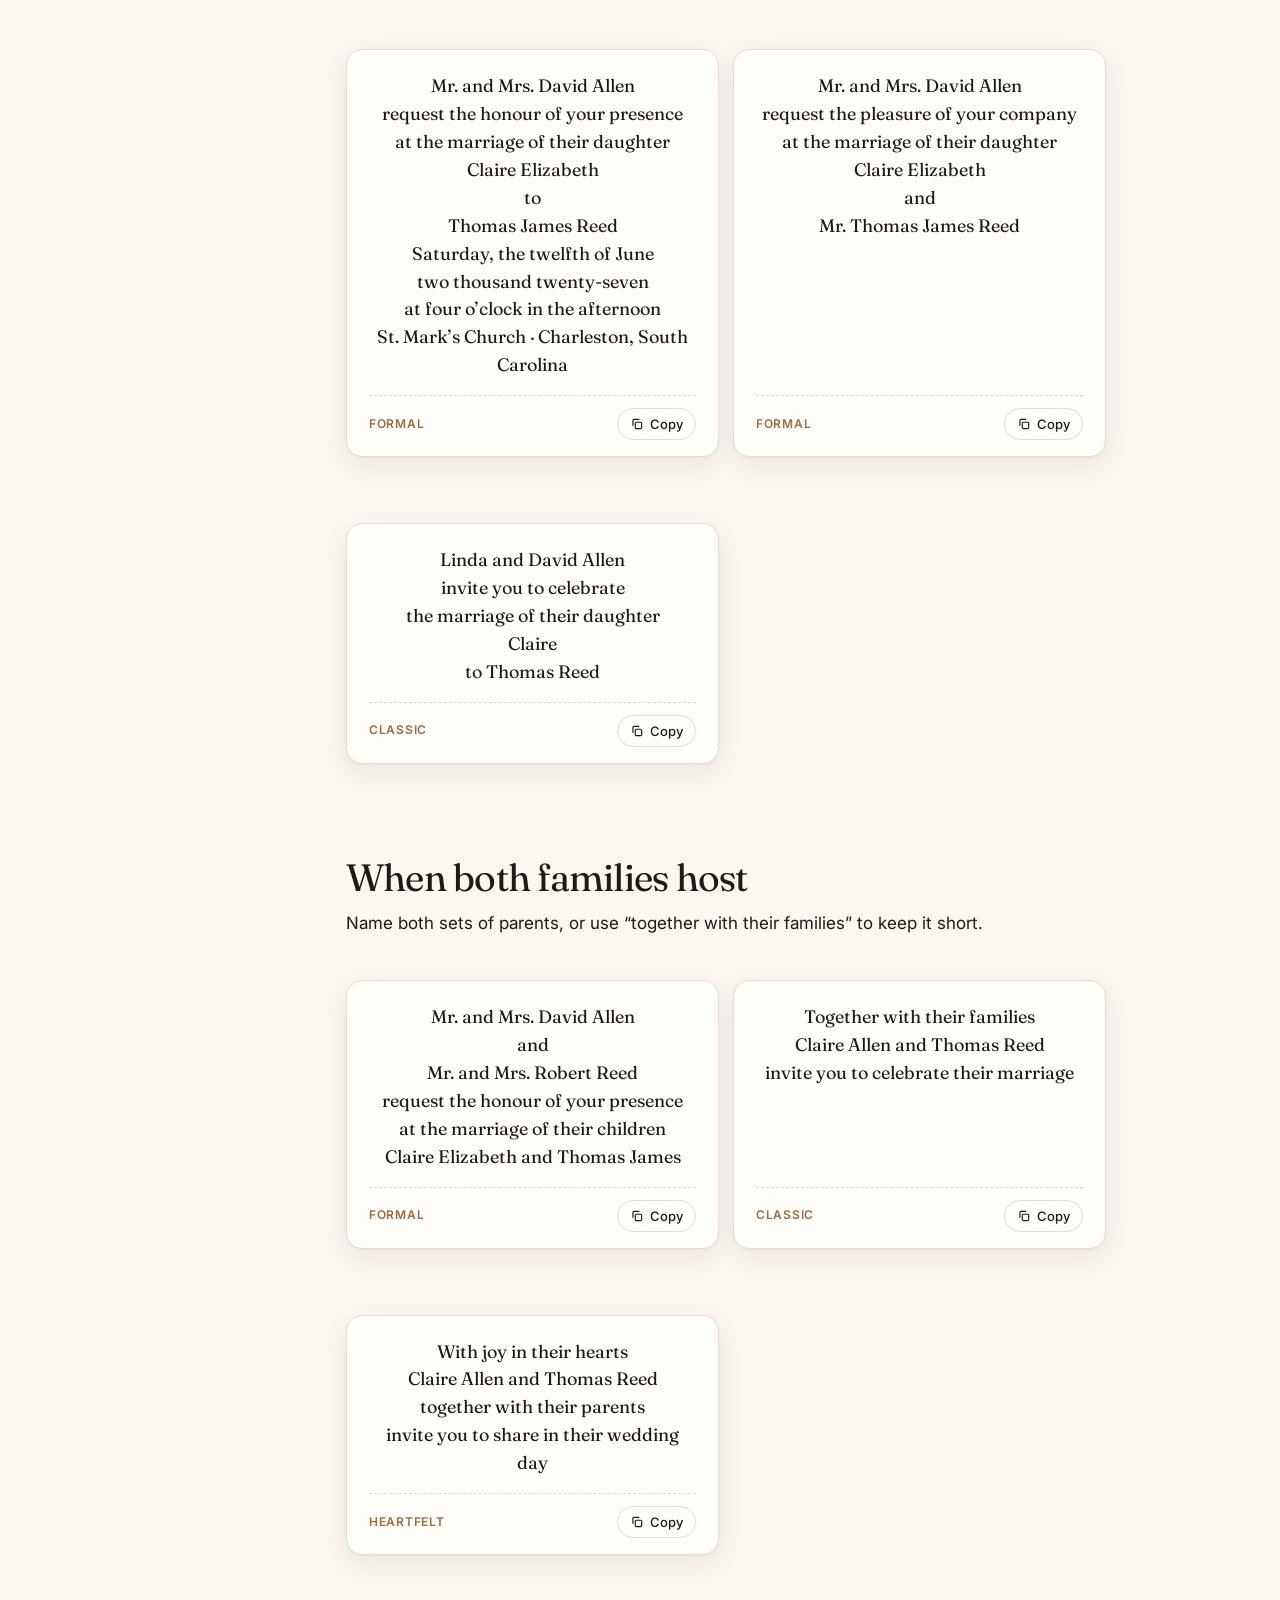
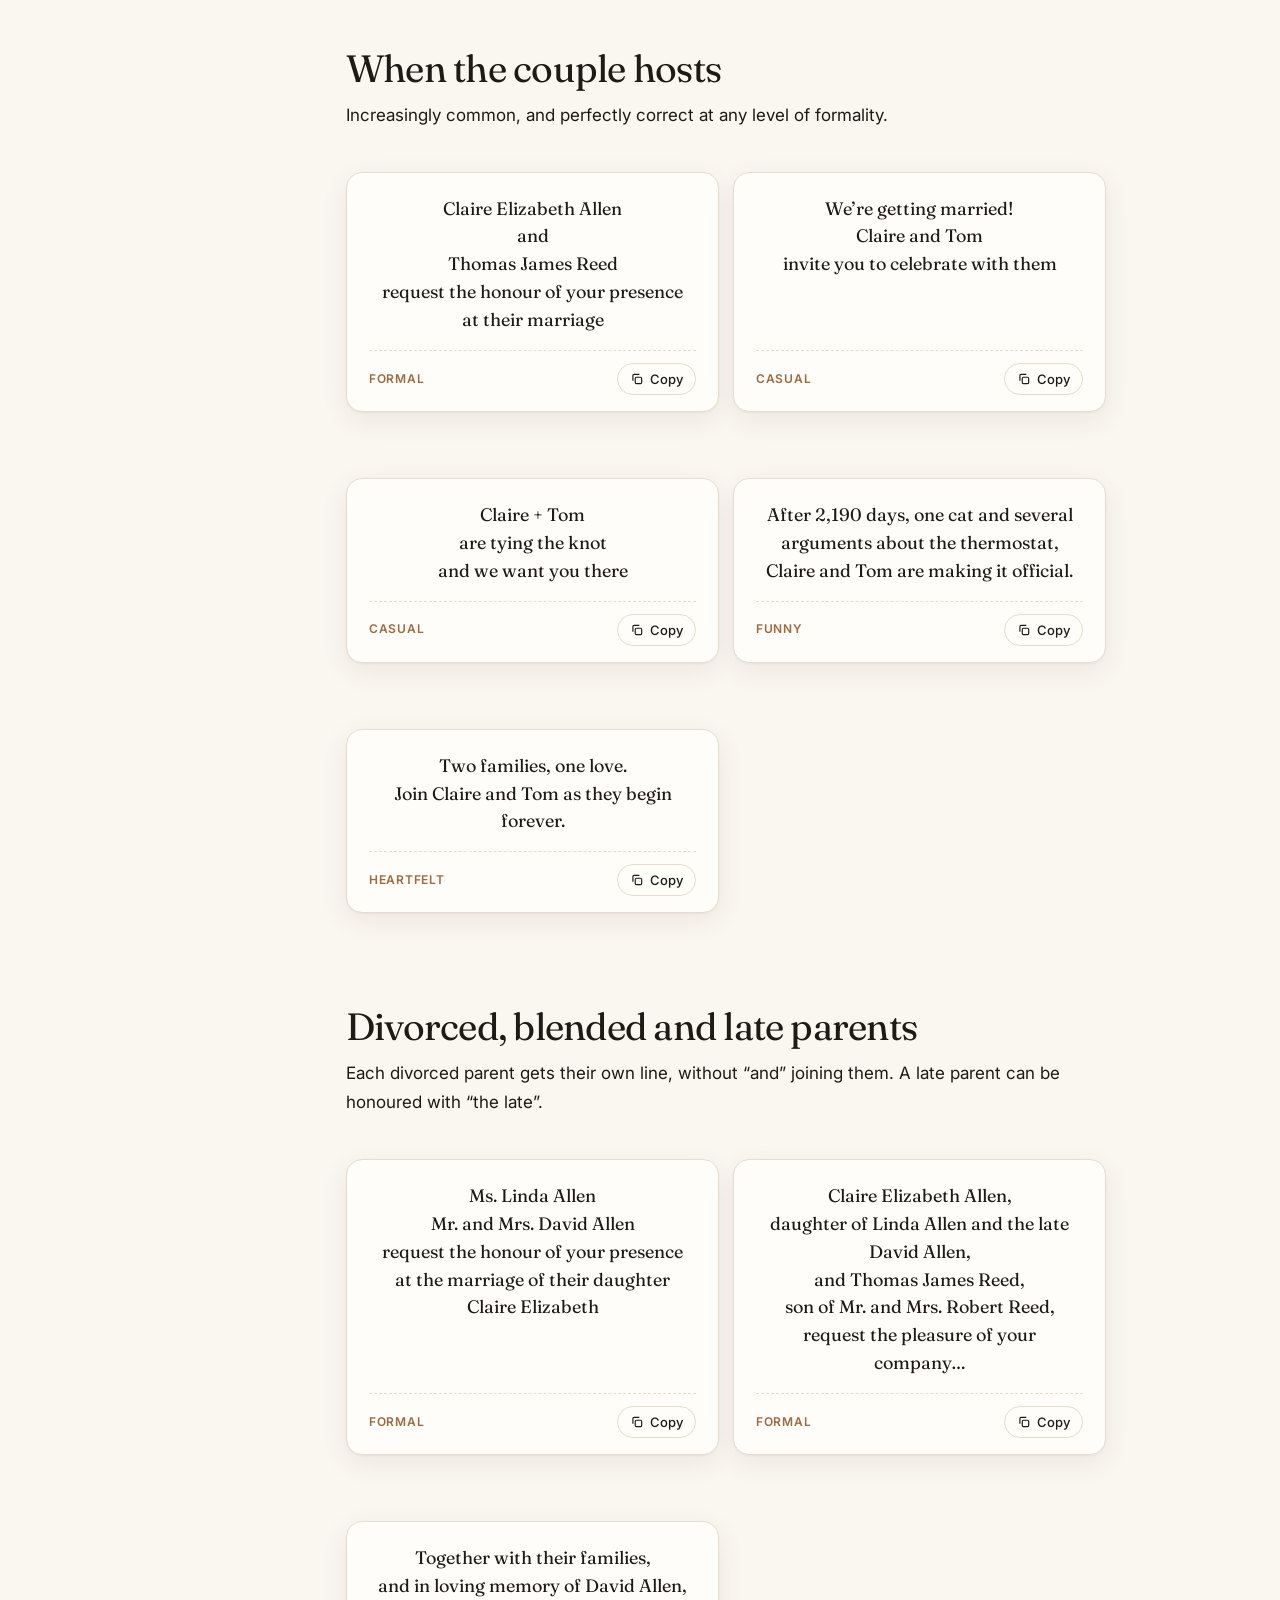
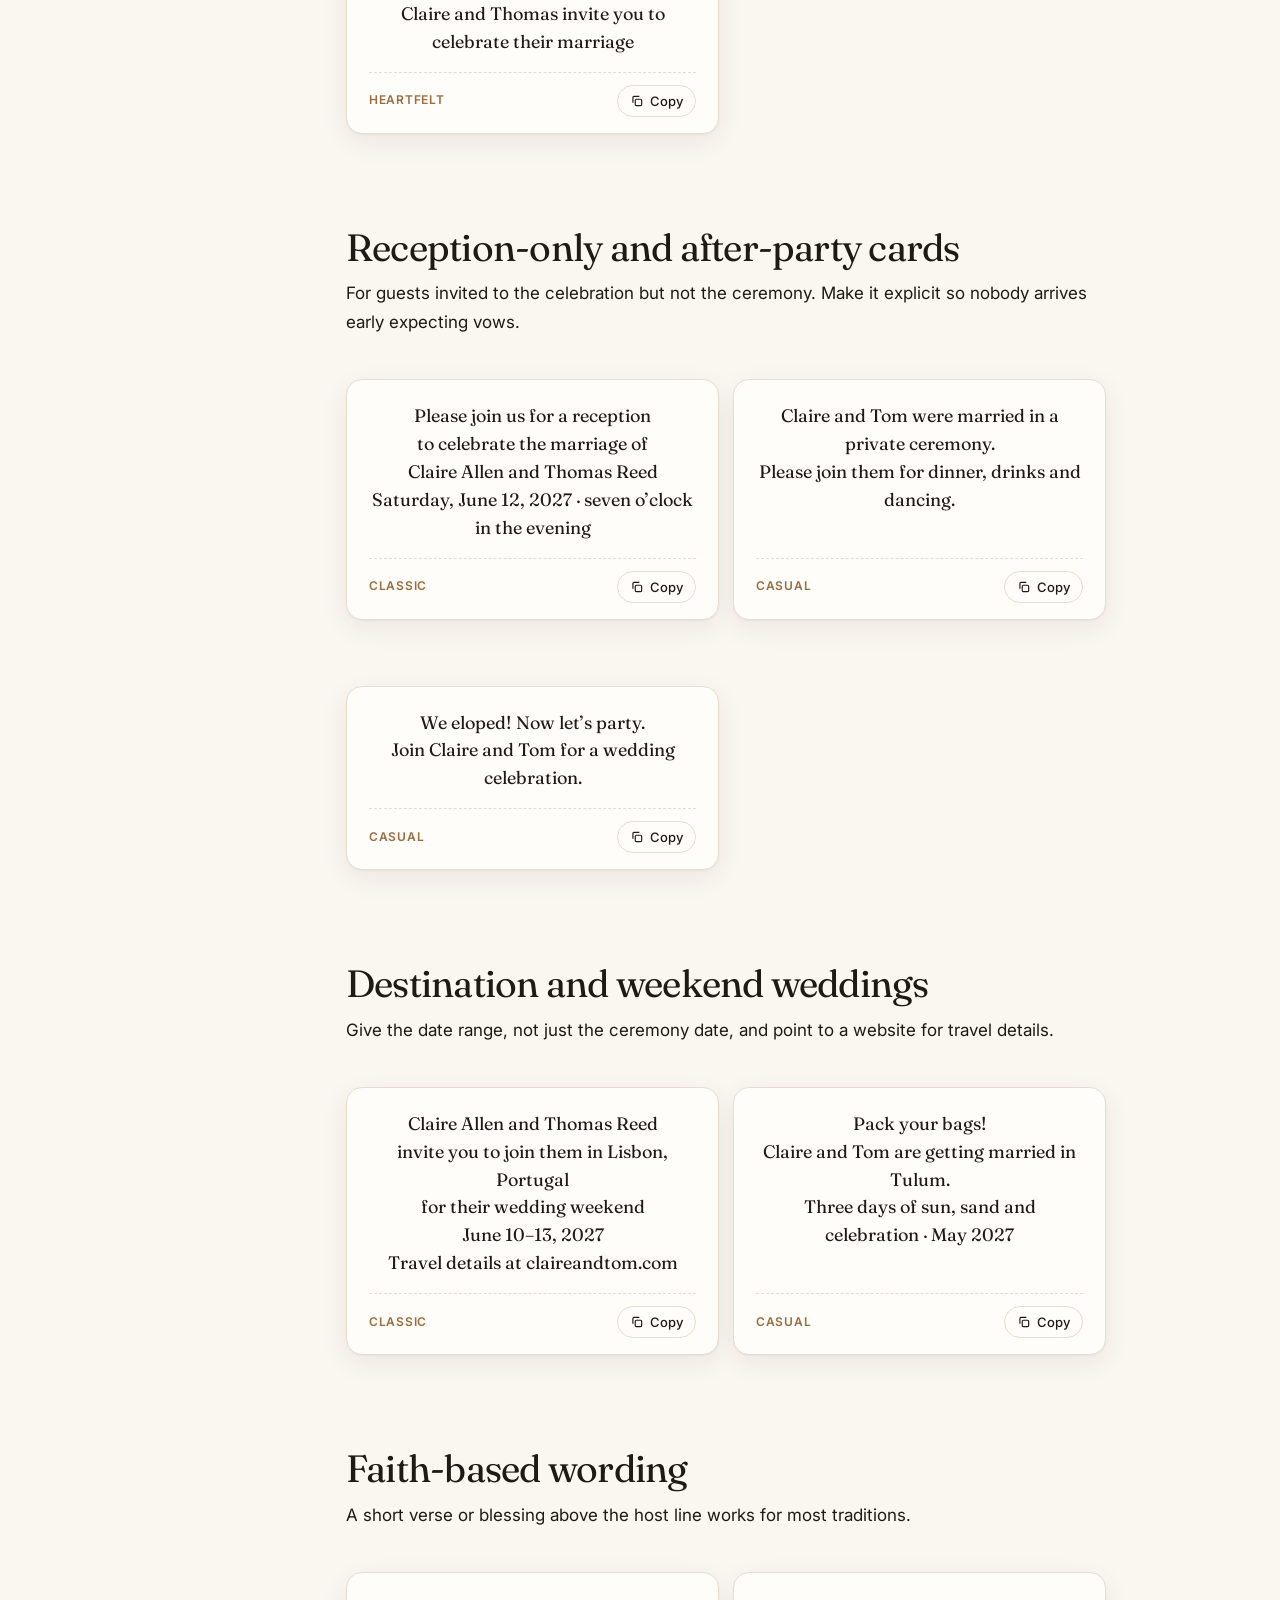
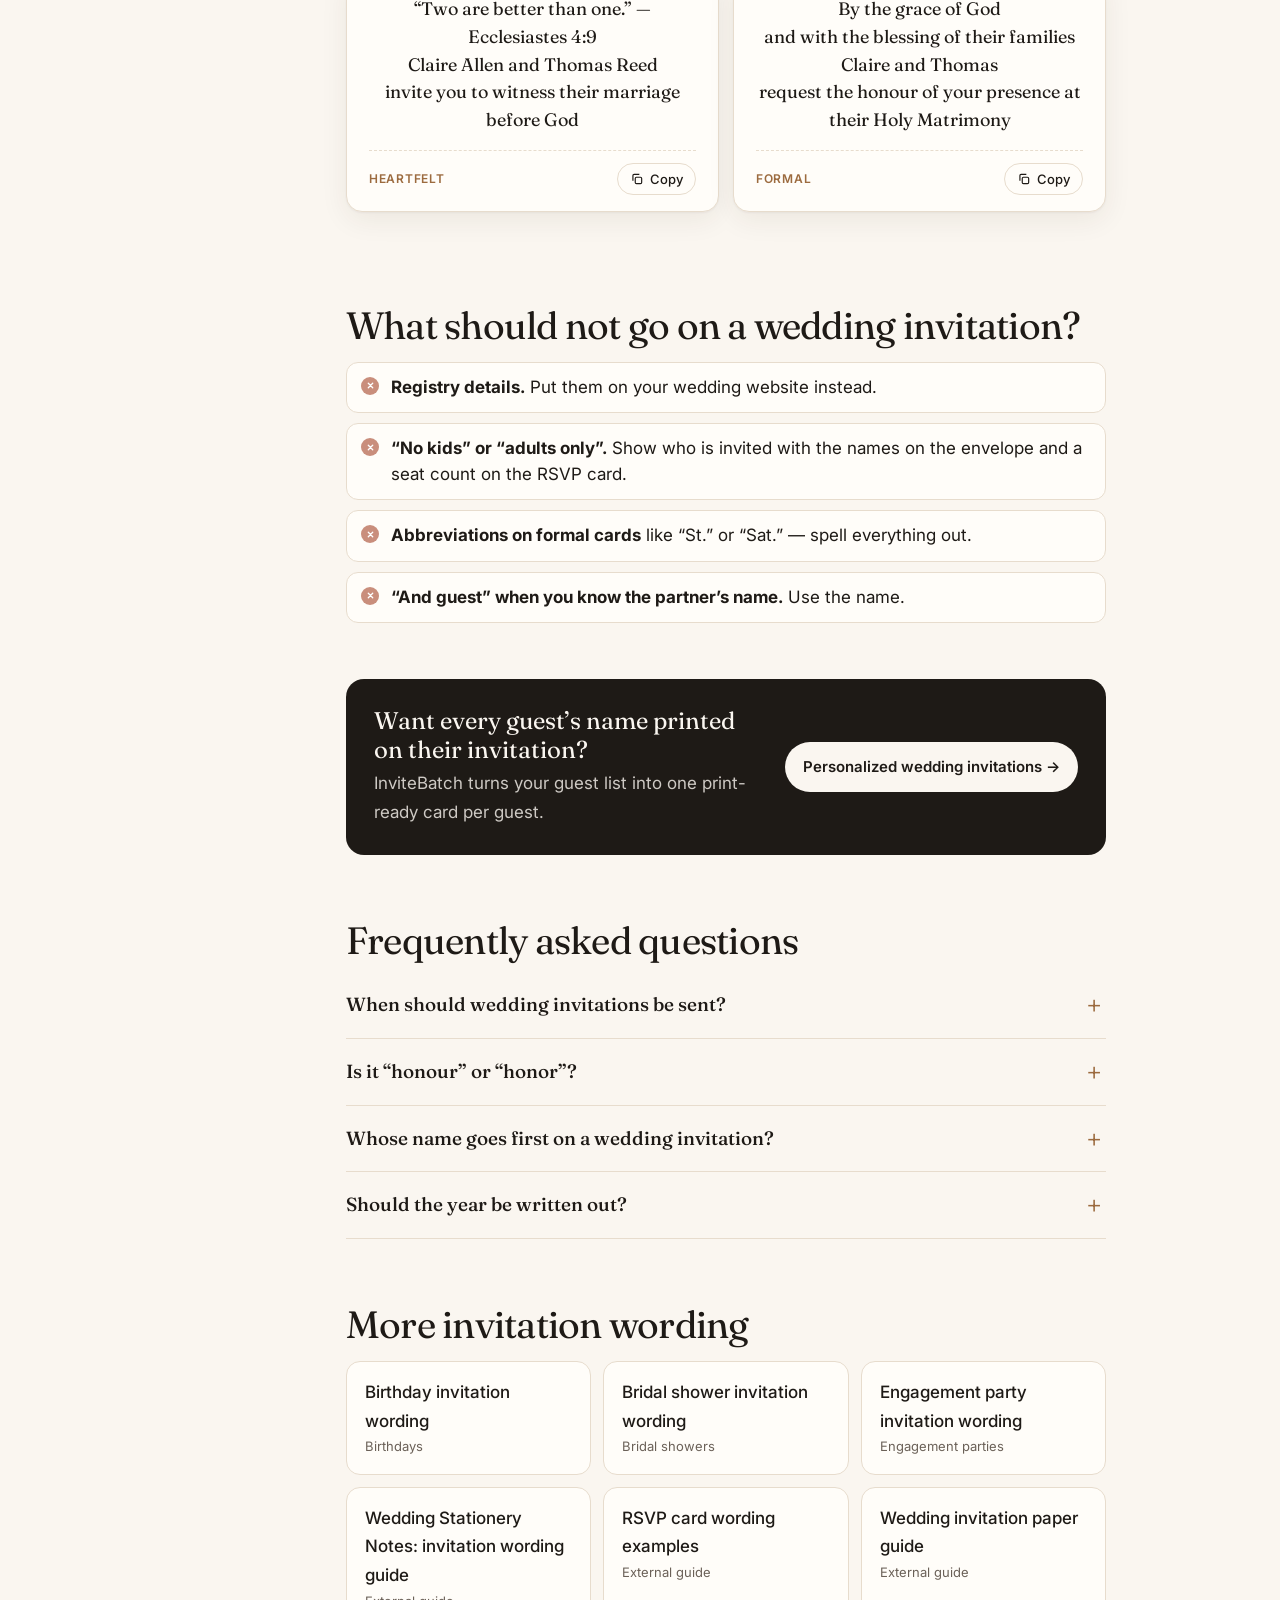
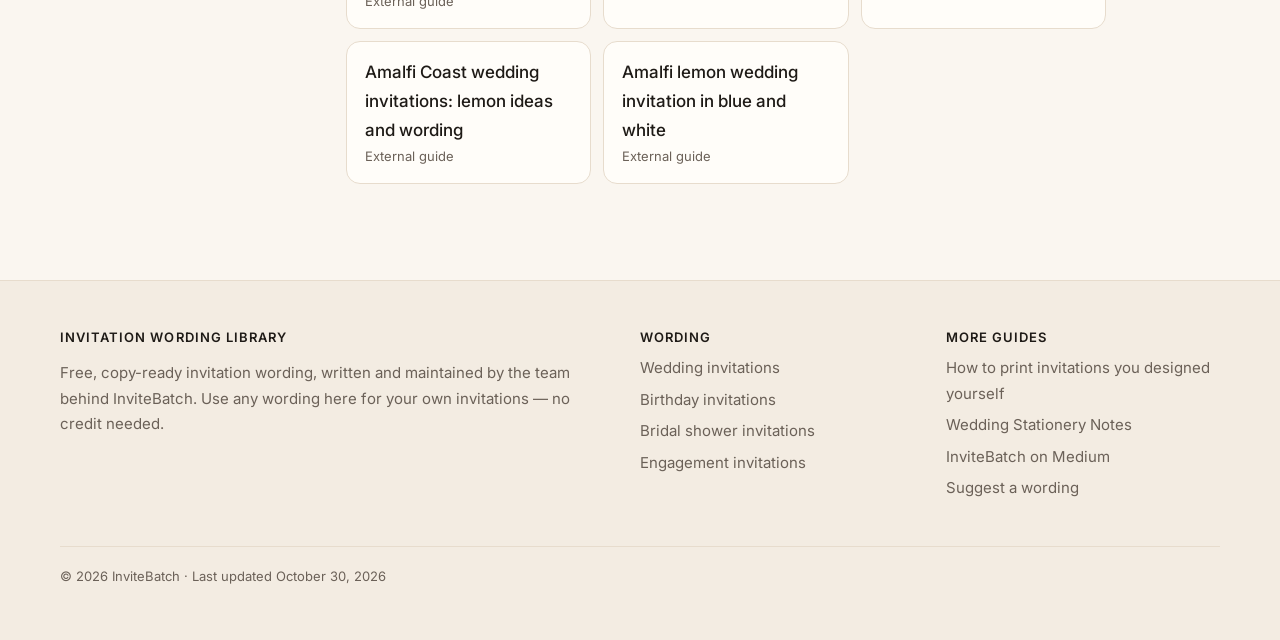
<file: wedding-invitation-wording.html>
<!doctype html>
<html lang="en">
<head>
<meta charset="utf-8">
<meta name="viewport" content="width=device-width, initial-scale=1, viewport-fit=cover">
<title>Wedding Invitation Wording: 21 Examples (2027 Guide)</title>
<meta name="description" content="Wedding invitation wording for every host and style: parents, couples, blended families, reception-only and destination weddings. Copy and adapt.">
<link rel="canonical" href="https://invitebatch.github.io/wedding-invitation-wording">
<meta name="robots" content="index, follow, max-image-preview:large, max-snippet:-1">
<meta name="google-site-verification" content="5FKan3LC466MVCaLJW-6gONJhbibiNBw5zTVTgxcgjc">
<meta name="theme-color" content="#faf6f0" media="(prefers-color-scheme: light)">
<meta name="theme-color" content="#141210" media="(prefers-color-scheme: dark)">
<meta property="og:site_name" content="Invitation Wording Library">
<meta property="og:type" content="article">
<meta property="og:title" content="Wedding Invitation Wording: 21 Examples (2027 Guide)">
<meta property="og:description" content="Wedding invitation wording for every host and style: parents, couples, blended families, reception-only and destination weddings. Copy and adapt.">
<meta property="og:url" content="https://invitebatch.github.io/wedding-invitation-wording">
<meta property="og:image" content="https://invitebatch.github.io/og-wedding-invitation-wording.png">
<meta property="og:image:width" content="1200"><meta property="og:image:height" content="630">
<meta property="og:locale" content="en_US">
<meta name="twitter:card" content="summary_large_image">
<link rel="icon" href="/favicon.svg" type="image/svg+xml">
<link rel="icon" href="/favicon-32.png" sizes="32x32" type="image/png">
<link rel="apple-touch-icon" href="/apple-touch-icon.png">
<link rel="manifest" href="/site.webmanifest">
<link rel="sitemap" type="application/xml" href="/sitemap.xml">
<link rel="preconnect" href="https://fonts.googleapis.com">
<link rel="preconnect" href="https://fonts.gstatic.com" crossorigin>
<link rel="stylesheet" href="https://fonts.googleapis.com/css2?family=Fraunces:ital,opsz,wght@0,9..144,300..600;1,9..144,300..500&family=Inter:wght@400;500;600&display=swap">
<link rel="stylesheet" href="/style.css?v=1ab57e50">
<script type="application/ld+json">{"@context": "https://schema.org", "@graph": [{"@type": "Organization", "@id": "https://invitebatch.github.io/#org", "name": "InviteBatch", "url": "https://invitebatch.com", "logo": {"@type": "ImageObject", "url": "https://invitebatch.github.io/icon-512.png"}}, {"@type": "WebSite", "@id": "https://invitebatch.github.io/#website", "url": "https://invitebatch.github.io/", "name": "Invitation Wording Library", "publisher": {"@id": "https://invitebatch.github.io/#org"}, "inLanguage": "en"}, {"@type": "Article", "@id": "https://invitebatch.github.io/wedding-invitation-wording#article", "headline": "Wedding Invitation Wording: 21 Examples (2027 Guide)", "description": "Wedding invitation wording for every host and style: parents, couples, blended families, reception-only and destination weddings. Copy and adapt.", "url": "https://invitebatch.github.io/wedding-invitation-wording", "mainEntityOfPage": "https://invitebatch.github.io/wedding-invitation-wording", "image": "https://invitebatch.github.io/og-wedding-invitation-wording.png", "datePublished": "2026-10-19", "dateModified": "2026-10-30", "inLanguage": "en", "author": {"@id": "https://invitebatch.github.io/#org"}, "publisher": {"@id": "https://invitebatch.github.io/#org"}, "isPartOf": {"@id": "https://invitebatch.github.io/#website"}, "about": "Weddings invitations"}, {"@type": "BreadcrumbList", "itemListElement": [{"@type": "ListItem", "position": 1, "name": "Home", "item": "https://invitebatch.github.io/"}, {"@type": "ListItem", "position": 2, "name": "Weddings", "item": "https://invitebatch.github.io/wedding-invitation-wording"}]}, {"@type": "FAQPage", "mainEntity": [{"@type": "Question", "name": "When should wedding invitations be sent?", "acceptedAnswer": {"@type": "Answer", "text": "Six to eight weeks before the wedding, and ten to twelve weeks for destination weddings. Save the dates go out six to twelve months ahead."}}, {"@type": "Question", "name": "Is it “honour” or “honor”?", "acceptedAnswer": {"@type": "Answer", "text": "“Honour” with a u is the traditional spelling on formal invitations, even in the US. “Honor” is also correct; just be consistent."}}, {"@type": "Question", "name": "Whose name goes first on a wedding invitation?", "acceptedAnswer": {"@type": "Answer", "text": "Traditionally the bride’s name comes first when her parents host. For couples hosting or same-sex couples, use alphabetical order or whatever reads best aloud."}}, {"@type": "Question", "name": "Should the year be written out?", "acceptedAnswer": {"@type": "Answer", "text": "On formal invitations, yes: “two thousand twenty-seven”. On casual invitations numerals are fine."}}]}]}</script>
</head>
<body>
<a class="skip" href="#main">Skip to content</a>
<header class="top"><div class="wrap"><a class="logo" href="/"><svg viewBox="0 0 32 32" aria-hidden="true"><rect x="1.5" y="1.5" width="29" height="29" rx="8" fill="#9c6b3f"/><path d="M8 10l3.2 12L16 12l4.8 10L24 10" fill="none" stroke="#fff" stroke-width="2" stroke-linecap="round" stroke-linejoin="round"/></svg><span>Invitation Wording Library</span></a><nav class="nav" aria-label="Wording categories"><a href="/wedding-invitation-wording" aria-current=page>Wedding</a><a href="/birthday-invitation-wording">Birthday</a><a href="/bridal-shower-invitation-wording">Bridal shower</a><a href="/engagement-party-invitation-wording">Engagement</a><a href="/how-to-print-invitations-online">Printing</a></nav></div></header>
<main id="main">
<section class="hero"><div class="wrap">
<nav class="crumbs" aria-label="Breadcrumb"><a href="/">Home</a> / Weddings</nav>
<span class="eyebrow"><b>21 examples</b> · Free to copy · Updated October 30, 2026</span>
<h1>Wedding <em>invitation wording</em></h1>
<p class="lede">Wedding invitations follow a fixed order. Once you know it, the wording almost writes itself — here is the order, then examples for every hosting situation and style.</p>
<div class="meta"><span>By the InviteBatch team</span><span>4 min read</span></div>
</div></section>
<div class="wrap layout">
<aside class="toc" aria-label="On this page"><p>On this page</p><ol><li><a href="#quick-answer">Quick answer</a></li><li><a href="#what-to-include">What to include</a></li><li><a href="#parents-hosting">When the bride’s parents host</a></li><li><a href="#both-families">When both families host</a></li><li><a href="#couple-hosting">When the couple hosts</a></li><li><a href="#blended-families">Divorced, blended and late parents</a></li><li><a href="#reception-only">Reception-only and after-party cards</a></li><li><a href="#destination">Destination and weekend weddings</a></li><li><a href="#faith">Faith-based wording</a></li><li><a href="#avoid">What to leave out</a></li><li><a href="#faq">FAQ</a></li></ol></aside>
<article class="prose">
<section id="quick-answer" class="answer"><strong>Quick answer</strong><p>A wedding invitation lists, in order: the hosts, a request line (“request the honour of your presence” for a religious ceremony, “the pleasure of your company” otherwise), the couple’s names, the date and time, the venue and city, and a reception line. Keep registry details off the invitation.</p></section>
<h2 id="what-to-include">What should the invitation include?</h2>
<ul class="checks"><li>Host line — who is inviting</li><li>Request line</li><li>The couple’s full names</li><li>Date and time (spelled out on formal cards)</li><li>Venue name and city</li><li>Reception line, e.g. “Dinner and dancing to follow”</li></ul>
<div class="filters" role="group" aria-label="Filter by tone"><button type="button" data-tone="all" aria-pressed="true">All 21</button><button type="button" data-tone="Formal" aria-pressed="false">Formal</button><button type="button" data-tone="Classic" aria-pressed="false">Classic</button><button type="button" data-tone="Heartfelt" aria-pressed="false">Heartfelt</button><button type="button" data-tone="Casual" aria-pressed="false">Casual</button><button type="button" data-tone="Funny" aria-pressed="false">Funny</button></div>
<h2 id="parents-hosting">When the bride’s parents host</h2><p>The most traditional format. The bride’s parents are named first and the groom’s full name follows “to”.</p><div class="ex-grid"><figure class="ex" data-tone="Formal"><blockquote>Mr. and Mrs. David Allen<br>request the honour of your presence<br>at the marriage of their daughter<br>Claire Elizabeth<br>to<br>Thomas James Reed<br>Saturday, the twelfth of June<br>two thousand twenty-seven<br>at four o’clock in the afternoon<br>St. Mark’s Church · Charleston, South Carolina</blockquote><footer><span class="tag">Formal</span><button class="copy" type="button" aria-label="Copy this wording"><svg viewBox="0 0 24 24" aria-hidden="true"><rect x="9" y="9" width="11" height="11" rx="2"/><path d="M5 15V6a2 2 0 0 1 2-2h9"/></svg><span>Copy</span></button></footer></figure><figure class="ex" data-tone="Formal"><blockquote>Mr. and Mrs. David Allen<br>request the pleasure of your company<br>at the marriage of their daughter<br>Claire Elizabeth<br>and<br>Mr. Thomas James Reed</blockquote><footer><span class="tag">Formal</span><button class="copy" type="button" aria-label="Copy this wording"><svg viewBox="0 0 24 24" aria-hidden="true"><rect x="9" y="9" width="11" height="11" rx="2"/><path d="M5 15V6a2 2 0 0 1 2-2h9"/></svg><span>Copy</span></button></footer></figure><figure class="ex" data-tone="Classic"><blockquote>Linda and David Allen<br>invite you to celebrate<br>the marriage of their daughter<br>Claire<br>to Thomas Reed</blockquote><footer><span class="tag">Classic</span><button class="copy" type="button" aria-label="Copy this wording"><svg viewBox="0 0 24 24" aria-hidden="true"><rect x="9" y="9" width="11" height="11" rx="2"/><path d="M5 15V6a2 2 0 0 1 2-2h9"/></svg><span>Copy</span></button></footer></figure></div><h2 id="both-families">When both families host</h2><p>Name both sets of parents, or use “together with their families” to keep it short.</p><div class="ex-grid"><figure class="ex" data-tone="Formal"><blockquote>Mr. and Mrs. David Allen<br>and<br>Mr. and Mrs. Robert Reed<br>request the honour of your presence<br>at the marriage of their children<br>Claire Elizabeth and Thomas James</blockquote><footer><span class="tag">Formal</span><button class="copy" type="button" aria-label="Copy this wording"><svg viewBox="0 0 24 24" aria-hidden="true"><rect x="9" y="9" width="11" height="11" rx="2"/><path d="M5 15V6a2 2 0 0 1 2-2h9"/></svg><span>Copy</span></button></footer></figure><figure class="ex" data-tone="Classic"><blockquote>Together with their families<br>Claire Allen and Thomas Reed<br>invite you to celebrate their marriage</blockquote><footer><span class="tag">Classic</span><button class="copy" type="button" aria-label="Copy this wording"><svg viewBox="0 0 24 24" aria-hidden="true"><rect x="9" y="9" width="11" height="11" rx="2"/><path d="M5 15V6a2 2 0 0 1 2-2h9"/></svg><span>Copy</span></button></footer></figure><figure class="ex" data-tone="Heartfelt"><blockquote>With joy in their hearts<br>Claire Allen and Thomas Reed<br>together with their parents<br>invite you to share in their wedding day</blockquote><footer><span class="tag">Heartfelt</span><button class="copy" type="button" aria-label="Copy this wording"><svg viewBox="0 0 24 24" aria-hidden="true"><rect x="9" y="9" width="11" height="11" rx="2"/><path d="M5 15V6a2 2 0 0 1 2-2h9"/></svg><span>Copy</span></button></footer></figure></div><h2 id="couple-hosting">When the couple hosts</h2><p>Increasingly common, and perfectly correct at any level of formality.</p><div class="ex-grid"><figure class="ex" data-tone="Formal"><blockquote>Claire Elizabeth Allen<br>and<br>Thomas James Reed<br>request the honour of your presence<br>at their marriage</blockquote><footer><span class="tag">Formal</span><button class="copy" type="button" aria-label="Copy this wording"><svg viewBox="0 0 24 24" aria-hidden="true"><rect x="9" y="9" width="11" height="11" rx="2"/><path d="M5 15V6a2 2 0 0 1 2-2h9"/></svg><span>Copy</span></button></footer></figure><figure class="ex" data-tone="Casual"><blockquote>We’re getting married!<br>Claire and Tom<br>invite you to celebrate with them</blockquote><footer><span class="tag">Casual</span><button class="copy" type="button" aria-label="Copy this wording"><svg viewBox="0 0 24 24" aria-hidden="true"><rect x="9" y="9" width="11" height="11" rx="2"/><path d="M5 15V6a2 2 0 0 1 2-2h9"/></svg><span>Copy</span></button></footer></figure><figure class="ex" data-tone="Casual"><blockquote>Claire + Tom<br>are tying the knot<br>and we want you there</blockquote><footer><span class="tag">Casual</span><button class="copy" type="button" aria-label="Copy this wording"><svg viewBox="0 0 24 24" aria-hidden="true"><rect x="9" y="9" width="11" height="11" rx="2"/><path d="M5 15V6a2 2 0 0 1 2-2h9"/></svg><span>Copy</span></button></footer></figure><figure class="ex" data-tone="Funny"><blockquote>After 2,190 days, one cat and several arguments about the thermostat,<br>Claire and Tom are making it official.</blockquote><footer><span class="tag">Funny</span><button class="copy" type="button" aria-label="Copy this wording"><svg viewBox="0 0 24 24" aria-hidden="true"><rect x="9" y="9" width="11" height="11" rx="2"/><path d="M5 15V6a2 2 0 0 1 2-2h9"/></svg><span>Copy</span></button></footer></figure><figure class="ex" data-tone="Heartfelt"><blockquote>Two families, one love.<br>Join Claire and Tom as they begin forever.</blockquote><footer><span class="tag">Heartfelt</span><button class="copy" type="button" aria-label="Copy this wording"><svg viewBox="0 0 24 24" aria-hidden="true"><rect x="9" y="9" width="11" height="11" rx="2"/><path d="M5 15V6a2 2 0 0 1 2-2h9"/></svg><span>Copy</span></button></footer></figure></div><h2 id="blended-families">Divorced, blended and late parents</h2><p>Each divorced parent gets their own line, without “and” joining them. A late parent can be honoured with “the late”.</p><div class="ex-grid"><figure class="ex" data-tone="Formal"><blockquote>Ms. Linda Allen<br>Mr. and Mrs. David Allen<br>request the honour of your presence<br>at the marriage of their daughter<br>Claire Elizabeth</blockquote><footer><span class="tag">Formal</span><button class="copy" type="button" aria-label="Copy this wording"><svg viewBox="0 0 24 24" aria-hidden="true"><rect x="9" y="9" width="11" height="11" rx="2"/><path d="M5 15V6a2 2 0 0 1 2-2h9"/></svg><span>Copy</span></button></footer></figure><figure class="ex" data-tone="Formal"><blockquote>Claire Elizabeth Allen,<br>daughter of Linda Allen and the late David Allen,<br>and Thomas James Reed,<br>son of Mr. and Mrs. Robert Reed,<br>request the pleasure of your company…</blockquote><footer><span class="tag">Formal</span><button class="copy" type="button" aria-label="Copy this wording"><svg viewBox="0 0 24 24" aria-hidden="true"><rect x="9" y="9" width="11" height="11" rx="2"/><path d="M5 15V6a2 2 0 0 1 2-2h9"/></svg><span>Copy</span></button></footer></figure><figure class="ex" data-tone="Heartfelt"><blockquote>Together with their families,<br>and in loving memory of David Allen,<br>Claire and Thomas invite you to celebrate their marriage</blockquote><footer><span class="tag">Heartfelt</span><button class="copy" type="button" aria-label="Copy this wording"><svg viewBox="0 0 24 24" aria-hidden="true"><rect x="9" y="9" width="11" height="11" rx="2"/><path d="M5 15V6a2 2 0 0 1 2-2h9"/></svg><span>Copy</span></button></footer></figure></div><h2 id="reception-only">Reception-only and after-party cards</h2><p>For guests invited to the celebration but not the ceremony. Make it explicit so nobody arrives early expecting vows.</p><div class="ex-grid"><figure class="ex" data-tone="Classic"><blockquote>Please join us for a reception<br>to celebrate the marriage of<br>Claire Allen and Thomas Reed<br>Saturday, June 12, 2027 · seven o’clock in the evening</blockquote><footer><span class="tag">Classic</span><button class="copy" type="button" aria-label="Copy this wording"><svg viewBox="0 0 24 24" aria-hidden="true"><rect x="9" y="9" width="11" height="11" rx="2"/><path d="M5 15V6a2 2 0 0 1 2-2h9"/></svg><span>Copy</span></button></footer></figure><figure class="ex" data-tone="Casual"><blockquote>Claire and Tom were married in a private ceremony.<br>Please join them for dinner, drinks and dancing.</blockquote><footer><span class="tag">Casual</span><button class="copy" type="button" aria-label="Copy this wording"><svg viewBox="0 0 24 24" aria-hidden="true"><rect x="9" y="9" width="11" height="11" rx="2"/><path d="M5 15V6a2 2 0 0 1 2-2h9"/></svg><span>Copy</span></button></footer></figure><figure class="ex" data-tone="Casual"><blockquote>We eloped! Now let’s party.<br>Join Claire and Tom for a wedding celebration.</blockquote><footer><span class="tag">Casual</span><button class="copy" type="button" aria-label="Copy this wording"><svg viewBox="0 0 24 24" aria-hidden="true"><rect x="9" y="9" width="11" height="11" rx="2"/><path d="M5 15V6a2 2 0 0 1 2-2h9"/></svg><span>Copy</span></button></footer></figure></div><h2 id="destination">Destination and weekend weddings</h2><p>Give the date range, not just the ceremony date, and point to a website for travel details.</p><div class="ex-grid"><figure class="ex" data-tone="Classic"><blockquote>Claire Allen and Thomas Reed<br>invite you to join them in Lisbon, Portugal<br>for their wedding weekend<br>June 10–13, 2027<br>Travel details at claireandtom.com</blockquote><footer><span class="tag">Classic</span><button class="copy" type="button" aria-label="Copy this wording"><svg viewBox="0 0 24 24" aria-hidden="true"><rect x="9" y="9" width="11" height="11" rx="2"/><path d="M5 15V6a2 2 0 0 1 2-2h9"/></svg><span>Copy</span></button></footer></figure><figure class="ex" data-tone="Casual"><blockquote>Pack your bags!<br>Claire and Tom are getting married in Tulum.<br>Three days of sun, sand and celebration · May 2027</blockquote><footer><span class="tag">Casual</span><button class="copy" type="button" aria-label="Copy this wording"><svg viewBox="0 0 24 24" aria-hidden="true"><rect x="9" y="9" width="11" height="11" rx="2"/><path d="M5 15V6a2 2 0 0 1 2-2h9"/></svg><span>Copy</span></button></footer></figure></div><h2 id="faith">Faith-based wording</h2><p>A short verse or blessing above the host line works for most traditions.</p><div class="ex-grid"><figure class="ex" data-tone="Heartfelt"><blockquote>“Two are better than one.” — Ecclesiastes 4:9<br>Claire Allen and Thomas Reed<br>invite you to witness their marriage before God</blockquote><footer><span class="tag">Heartfelt</span><button class="copy" type="button" aria-label="Copy this wording"><svg viewBox="0 0 24 24" aria-hidden="true"><rect x="9" y="9" width="11" height="11" rx="2"/><path d="M5 15V6a2 2 0 0 1 2-2h9"/></svg><span>Copy</span></button></footer></figure><figure class="ex" data-tone="Formal"><blockquote>By the grace of God<br>and with the blessing of their families<br>Claire and Thomas<br>request the honour of your presence at their Holy Matrimony</blockquote><footer><span class="tag">Formal</span><button class="copy" type="button" aria-label="Copy this wording"><svg viewBox="0 0 24 24" aria-hidden="true"><rect x="9" y="9" width="11" height="11" rx="2"/><path d="M5 15V6a2 2 0 0 1 2-2h9"/></svg><span>Copy</span></button></footer></figure></div>
<h2 id="avoid">What should not go on a wedding invitation?</h2>
<ul class="checks no"><li><strong>Registry details.</strong> Put them on your wedding website instead.</li><li><strong>“No kids” or “adults only”.</strong> Show who is invited with the names on the envelope and a seat count on the RSVP card.</li><li><strong>Abbreviations on formal cards</strong> like “St.” or “Sat.” — spell everything out.</li><li><strong>“And guest” when you know the partner’s name.</strong> Use the name.</li></ul>
<aside class="cta"><div><strong>Want every guest’s name printed on their invitation?</strong><p>InviteBatch turns your guest list into one print-ready card per guest.</p></div><a href="https://invitebatch.com/personalized-wedding-invitations">Personalized wedding invitations →</a></aside>
<h2 id="faq">Frequently asked questions</h2>
<details><summary>When should wedding invitations be sent?</summary><p>Six to eight weeks before the wedding, and ten to twelve weeks for destination weddings. Save the dates go out six to twelve months ahead.</p></details><details><summary>Is it “honour” or “honor”?</summary><p>“Honour” with a u is the traditional spelling on formal invitations, even in the US. “Honor” is also correct; just be consistent.</p></details><details><summary>Whose name goes first on a wedding invitation?</summary><p>Traditionally the bride’s name comes first when her parents host. For couples hosting or same-sex couples, use alphabetical order or whatever reads best aloud.</p></details><details><summary>Should the year be written out?</summary><p>On formal invitations, yes: “two thousand twenty-seven”. On casual invitations numerals are fine.</p></details>
<h2 id="related">More invitation wording</h2>
<div class="related"><a href="/birthday-invitation-wording">Birthday invitation wording<span>Birthdays</span></a><a href="/bridal-shower-invitation-wording">Bridal shower invitation wording<span>Bridal showers</span></a><a href="/engagement-party-invitation-wording">Engagement party invitation wording<span>Engagement parties</span></a><a href="https://weddingstationerynotes.wordpress.com/2026/10/19/wedding-invitation-wording-examples/">Wedding Stationery Notes: invitation wording guide<span>External guide</span></a><a href="https://weddingstationerynotes.wordpress.com/2026/10/19/rsvp-card-wording-examples/">RSVP card wording examples<span>External guide</span></a><a href="https://weddingstationerynotes.wordpress.com/2026/10/19/wedding-invitation-paper-guide/">Wedding invitation paper guide<span>External guide</span></a><a href="https://www.tumblr.com/invitebatch/830920121865453568/amalfi-coast-wedding-invitations-lemon-ideas">Amalfi Coast wedding invitations: lemon ideas and wording<span>External guide</span></a><a href="https://www.tumblr.com/invitebatch/830919892153843712/amalfi-lemon-wedding-invitation-blue-and-white">Amalfi lemon wedding invitation in blue and white<span>External guide</span></a></div>
</article>
</div>
</main>
<footer class="foot"><div class="wrap">
<div><h4>Invitation Wording Library</h4><p>Free, copy-ready invitation wording, written and maintained by the team behind <a href="https://invitebatch.com">InviteBatch</a>. Use any wording here for your own invitations — no credit needed.</p></div>
<div><h4>Wording</h4><ul><li><a href="/wedding-invitation-wording">Wedding invitations</a></li><li><a href="/birthday-invitation-wording">Birthday invitations</a></li><li><a href="/bridal-shower-invitation-wording">Bridal shower invitations</a></li><li><a href="/engagement-party-invitation-wording">Engagement invitations</a></li></ul></div>
<div><h4>More guides</h4><ul><li><a href="/how-to-print-invitations-online">How to print invitations you designed yourself</a></li><li><a href="https://weddingstationerynotes.wordpress.com">Wedding Stationery Notes</a></li><li><a href="https://invitebatch.medium.com">InviteBatch on Medium</a></li><li><a href="https://github.com/invitebatch/invitebatch.github.io/issues">Suggest a wording</a></li></ul></div>
<p class="small">© 2026 InviteBatch · Last updated <time datetime="2026-10-30">October 30, 2026</time></p>
</div></footer>
<script>document.querySelectorAll('.copy').forEach(b=>b.addEventListener('click',async()=>{const t=b.closest('.ex').querySelector('blockquote').innerText.trim();try{await navigator.clipboard.writeText(t)}catch(e){const a=document.createElement('textarea');a.value=t;document.body.appendChild(a);a.select();document.execCommand('copy');a.remove()}const l=b.querySelector('span');b.classList.add('done');l.textContent='Copied';setTimeout(()=>{b.classList.remove('done');l.textContent='Copy'},1600)}));
const fb=document.querySelectorAll('.filters button');fb.forEach(b=>b.addEventListener('click',()=>{fb.forEach(x=>x.setAttribute('aria-pressed',x===b));const t=b.dataset.tone;document.querySelectorAll('.ex').forEach(e=>e.hidden=t!=='all'&&e.dataset.tone!==t)}));
const links=[...document.querySelectorAll('.toc a')];if(links.length&&'IntersectionObserver'in window){const io=new IntersectionObserver(es=>{es.forEach(e=>{if(e.isIntersecting){links.forEach(l=>l.classList.toggle('on',l.getAttribute('href')==='#'+e.target.id))}})},{rootMargin:'-20% 0px -70% 0px'});links.forEach(l=>{const s=document.querySelector(l.getAttribute('href'));s&&io.observe(s)})}</script>
</body>
</html>
</file>
<file: style.css>
:root{--bg:#faf6f0;--bg2:#f3ece2;--ink:#1e1a16;--muted:#6b6158;--line:#e7dccd;--card:#fffdf9;--accent:#9c6b3f;--accent2:#c98e7c;--chip:#efe6d9;--shadow:0 1px 2px rgba(60,40,20,.05),0 8px 28px rgba(60,40,20,.07);--r:18px;--serif:"Fraunces",ui-serif,Georgia,serif;--sans:"Inter",ui-sans-serif,system-ui,-apple-system,"Segoe UI",sans-serif}@media (prefers-color-scheme:dark){:root{--bg:#141210;--bg2:#1c1916;--ink:#f3ede5;--muted:#b0a596;--line:#2f2a24;--card:#1e1b17;--accent:#e0b07c;--accent2:#e6a593;--chip:#2a251f;--shadow:0 1px 2px rgba(0,0,0,.3),0 10px 30px rgba(0,0,0,.35)}}*{box-sizing:border-box}html{scroll-behavior:smooth;-webkit-text-size-adjust:100%}body{margin:0;background:var(--bg);color:var(--ink);font:400 17px/1.7 var(--sans);-webkit-font-smoothing:antialiased;text-rendering:optimizeLegibility}a{color:inherit;text-decoration-color:color-mix(in srgb,var(--accent) 55%,transparent);text-underline-offset:3px}a:hover{color:var(--accent)}:focus-visible{outline:2px solid var(--accent);outline-offset:3px;border-radius:6px}.skip{position:absolute;left:-999px;top:8px;background:var(--ink);color:var(--bg);padding:8px 14px;border-radius:8px;z-index:20}.skip:focus{left:12px}.wrap{width:min(1160px,100% - 32px);margin-inline:auto}/* header */.top{position:sticky;top:0;z-index:10;backdrop-filter:saturate(1.4) blur(14px);-webkit-backdrop-filter:saturate(1.4) blur(14px);background:color-mix(in srgb,var(--bg) 78%,transparent);border-bottom:1px solid color-mix(in srgb,var(--line) 70%,transparent)}.top .wrap{display:flex;align-items:center;gap:20px;height:64px}.logo{display:flex;align-items:center;gap:10px;text-decoration:none;font:500 18px/1 var(--serif);letter-spacing:-.01em;white-space:nowrap}.logo svg{width:30px;height:30px}.nav{display:flex;gap:4px;margin-left:auto;overflow-x:auto;scrollbar-width:none}.nav::-webkit-scrollbar{display:none}.nav a{padding:8px 12px;border-radius:999px;font-size:14.5px;font-weight:500;text-decoration:none;color:var(--muted);white-space:nowrap}.nav a:hover,.nav a[aria-current]{color:var(--ink);background:var(--chip)}@media (max-width:720px){.top .wrap{height:auto;flex-wrap:wrap;padding:12px 0 8px;gap:8px}.nav{margin-left:0;width:100%}}/* hero */.hero{position:relative;overflow:hidden;padding:clamp(56px,9vw,112px) 0 clamp(40px,6vw,72px)}.hero:before{content:"";position:absolute;inset:-30% -10% auto;height:120%;background:radial-gradient(40% 50% at 18% 30%,color-mix(in srgb,var(--accent2) 26%,transparent),transparent 70%),radial-gradient(35% 45% at 85% 20%,color-mix(in srgb,var(--accent) 20%,transparent),transparent 70%);filter:blur(10px);z-index:-1}.eyebrow{display:inline-flex;align-items:center;gap:8px;padding:6px 12px;border:1px solid var(--line);border-radius:999px;background:color-mix(in srgb,var(--card) 70%,transparent);font-size:13px;font-weight:500;color:var(--muted)}.eyebrow b{color:var(--accent);font-weight:600}h1{font:400 clamp(40px,7.2vw,84px)/1.02 var(--serif);letter-spacing:-.025em;margin:22px 0 18px;max-width:16ch}h1 em{font-style:italic;color:var(--accent)}.lede{font-size:clamp(18px,2vw,21px);line-height:1.6;color:var(--muted);max-width:60ch;margin:0}.meta{display:flex;flex-wrap:wrap;gap:8px 18px;margin-top:22px;font-size:14px;color:var(--muted)}.crumbs{font-size:14px;color:var(--muted);margin-bottom:6px}.crumbs a{text-decoration:none}.crumbs a:hover{text-decoration:underline}/* home cards */.cards{display:grid;grid-template-columns:repeat(auto-fit,minmax(250px,1fr));gap:16px;margin:8px 0 24px}.card{position:relative;display:flex;flex-direction:column;gap:10px;padding:26px;border-radius:var(--r);background:var(--card);border:1px solid var(--line);box-shadow:var(--shadow);text-decoration:none;transition:transform .25s ease,box-shadow .25s ease,border-color .25s}.card:hover{transform:translateY(-3px);border-color:color-mix(in srgb,var(--accent) 45%,var(--line));color:inherit}.card svg{width:40px;height:40px;fill:none;stroke:var(--accent);stroke-width:1.6;stroke-linecap:round;stroke-linejoin:round}.card h3{font:500 24px/1.2 var(--serif);margin:4px 0 0;letter-spacing:-.01em}.card p{margin:0;color:var(--muted);font-size:15px;line-height:1.55}.card .count{margin-top:auto;font-size:13px;font-weight:600;color:var(--accent)}/* article layout */.layout{display:grid;grid-template-columns:230px minmax(0,1fr);gap:56px;align-items:start;padding-bottom:40px}@media (max-width:960px){.layout{grid-template-columns:1fr;gap:0}.toc{display:none}}.toc{position:sticky;top:88px;font-size:14px}.toc p{font-weight:600;text-transform:uppercase;letter-spacing:.08em;font-size:12px;color:var(--muted);margin:0 0 10px}.toc ol{list-style:none;margin:0;padding:0;border-left:1px solid var(--line)}.toc a{display:block;padding:6px 0 6px 14px;margin-left:-1px;border-left:2px solid transparent;text-decoration:none;color:var(--muted);line-height:1.4}.toc a:hover,.toc a.on{color:var(--ink);border-left-color:var(--accent)}.prose{max-width:760px}.prose h2{font:400 clamp(28px,3.4vw,38px)/1.15 var(--serif);letter-spacing:-.02em;margin:64px 0 10px;scroll-margin-top:90px}.prose h3{font:500 20px/1.3 var(--serif);margin:32px 0 8px}.prose p{margin:0 0 16px}.answer{position:relative;padding:22px 24px 22px 26px;border-radius:var(--r);background:linear-gradient(135deg,color-mix(in srgb,var(--accent) 10%,var(--card)),var(--card));border:1px solid color-mix(in srgb,var(--accent) 25%,var(--line));margin:0 0 8px}.answer strong{display:block;font-size:12px;letter-spacing:.1em;text-transform:uppercase;color:var(--accent);margin-bottom:6px}.answer p{margin:0;font-size:17.5px}.checks{list-style:none;padding:0;margin:14px 0;display:grid;gap:10px}.checks li{position:relative;padding:12px 14px 12px 44px;background:var(--card);border:1px solid var(--line);border-radius:12px;line-height:1.5}.checks li:before{content:"";position:absolute;left:14px;top:14px;width:18px;height:18px;border-radius:50%;background:var(--accent) url("data:image/svg+xml,%3Csvg xmlns='http://www.w3.org/2000/svg' viewBox='0 0 20 20' fill='none' stroke='white' stroke-width='2.4' stroke-linecap='round' stroke-linejoin='round'%3E%3Cpath d='M5 10.5l3 3 7-7'/%3E%3C/svg%3E") center/12px no-repeat}.checks.no li:before{background:var(--accent2) url("data:image/svg+xml,%3Csvg xmlns='http://www.w3.org/2000/svg' viewBox='0 0 20 20' fill='none' stroke='white' stroke-width='2.4' stroke-linecap='round'%3E%3Cpath d='M6 6l8 8M14 6l-8 8'/%3E%3C/svg%3E") center/11px no-repeat}.filters{position:sticky;top:64px;z-index:5;display:flex;gap:8px;flex-wrap:wrap;padding:12px 0;margin:28px 0 0;background:color-mix(in srgb,var(--bg) 88%,transparent);backdrop-filter:blur(10px);-webkit-backdrop-filter:blur(10px)}@media (max-width:720px){.filters{top:0;position:relative}}.filters button{font:500 14px var(--sans);padding:8px 14px;border-radius:999px;border:1px solid var(--line);background:var(--card);color:var(--muted);cursor:pointer}.filters button[aria-pressed="true"]{background:var(--ink);color:var(--bg);border-color:var(--ink)}.ex-grid{display:grid;grid-template-columns:repeat(auto-fill,minmax(300px,1fr));gap:14px;margin:18px 0 8px}.ex{position:relative;display:flex;flex-direction:column;margin:0;padding:22px 22px 16px;border-radius:16px;background:var(--card);border:1px solid var(--line);box-shadow:var(--shadow)}.ex[hidden]{display:none}.ex blockquote{margin:0 0 16px;font:400 18px/1.55 var(--serif);text-align:center;flex:1}.ex footer{display:flex;align-items:center;justify-content:space-between;gap:8px;border-top:1px dashed var(--line);padding-top:12px}.tag{font-size:12px;font-weight:600;letter-spacing:.06em;text-transform:uppercase;color:var(--accent)}.copy{display:inline-flex;align-items:center;gap:6px;font:500 13px var(--sans);padding:7px 12px;border-radius:999px;border:1px solid var(--line);background:transparent;color:var(--ink);cursor:pointer;transition:background .2s}.copy:hover{background:var(--chip)}.copy svg{width:14px;height:14px;fill:none;stroke:currentColor;stroke-width:2}.copy.done{background:var(--accent);border-color:var(--accent);color:#fff}.cta{display:grid;grid-template-columns:1fr auto;gap:20px;align-items:center;margin:56px 0 0;padding:28px;border-radius:var(--r);background:var(--ink);color:var(--bg)}.cta p{margin:0;opacity:.8}.cta strong{display:block;font:400 24px/1.2 var(--serif);margin-bottom:4px;opacity:1}.cta a{justify-self:start;padding:12px 18px;border-radius:999px;background:var(--bg);color:var(--ink);font-weight:600;font-size:15px;text-decoration:none;white-space:nowrap}@media (max-width:640px){.cta{grid-template-columns:1fr}}details{border-bottom:1px solid var(--line);padding:4px 0}summary{cursor:pointer;list-style:none;padding:16px 36px 16px 0;position:relative;font:500 19px/1.35 var(--serif)}summary::-webkit-details-marker{display:none}summary:after{content:"+";position:absolute;right:4px;top:12px;font:300 26px var(--sans);color:var(--accent);transition:transform .2s}details[open] summary:after{transform:rotate(45deg)}details p{margin:0 0 18px;color:var(--muted)}.related{display:grid;grid-template-columns:repeat(auto-fit,minmax(220px,1fr));gap:12px;margin-top:14px}.related a{padding:16px 18px;border-radius:14px;border:1px solid var(--line);background:var(--card);text-decoration:none;font-weight:500}.related a span{display:block;font-size:13px;color:var(--muted);font-weight:400}.prose figure{margin:24px 0 28px}.prose figure img{display:block;width:min(100%,420px);height:auto;border-radius:14px;border:1px solid var(--line);box-shadow:var(--shadow)}.prose figure.wide img{width:100%}.prose figcaption{margin-top:10px;font-size:14px;color:var(--muted)}.tbl{overflow-x:auto;margin:16px 0 22px}.prose table{width:100%;border-collapse:collapse;font-size:15.5px}.prose th,.prose td{padding:10px 12px;border-bottom:1px solid var(--line);text-align:left;vertical-align:top}.prose th{font-weight:600;background:var(--chip)}.plain{padding-left:22px}.plain li{margin-bottom:10px}/* sections on home */.band{padding:56px 0;border-top:1px solid var(--line)}.band h2{font:400 clamp(28px,3.6vw,42px)/1.12 var(--serif);letter-spacing:-.02em;margin:0 0 14px;max-width:22ch}.steps{display:grid;grid-template-columns:repeat(auto-fit,minmax(200px,1fr));gap:22px;counter-reset:s;margin-top:26px}.steps div{counter-increment:s}.steps div:before{content:counter(s,decimal-leading-zero);display:block;font:400 30px var(--serif);color:var(--accent);margin-bottom:6px}.steps h3{font:600 16px/1.4 var(--sans);margin:0 0 4px}.steps p{margin:0;color:var(--muted);font-size:15.5px}.two{display:grid;grid-template-columns:1fr 1fr;gap:48px}@media (max-width:820px){.two{grid-template-columns:1fr}}/* footer */.foot{margin-top:56px;padding:48px 0 40px;background:var(--bg2);border-top:1px solid var(--line);font-size:15px;color:var(--muted)}.foot .wrap{display:grid;grid-template-columns:2fr 1fr 1fr;gap:32px}@media (max-width:760px){.foot .wrap{grid-template-columns:1fr}}.foot h4{margin:0 0 10px;color:var(--ink);font:600 13px var(--sans);letter-spacing:.08em;text-transform:uppercase}.foot ul{list-style:none;margin:0;padding:0;display:grid;gap:6px}.foot a{text-decoration:none}.foot a:hover{text-decoration:underline}.foot .small{grid-column:1/-1;border-top:1px solid var(--line);padding-top:18px;font-size:13px}@media (prefers-reduced-motion:reduce){*{transition:none!important;scroll-behavior:auto!important}}
</file>
